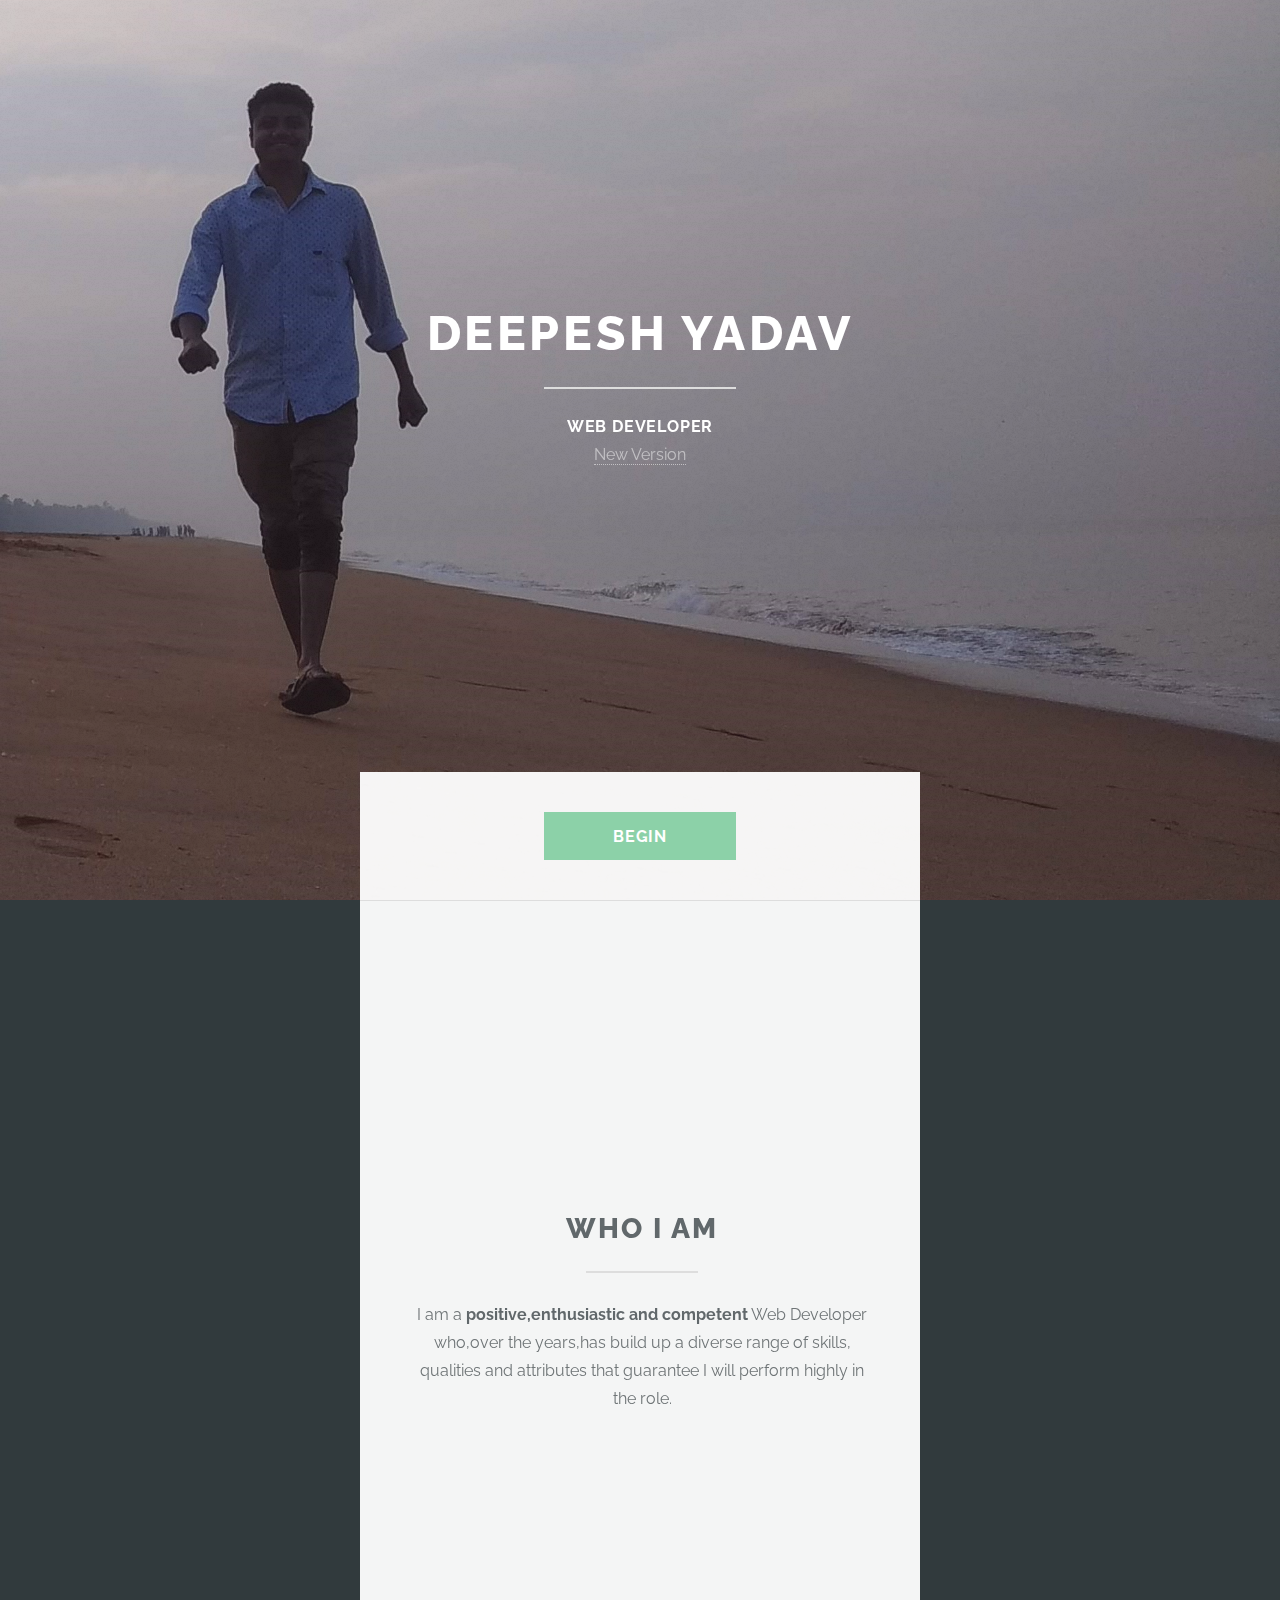
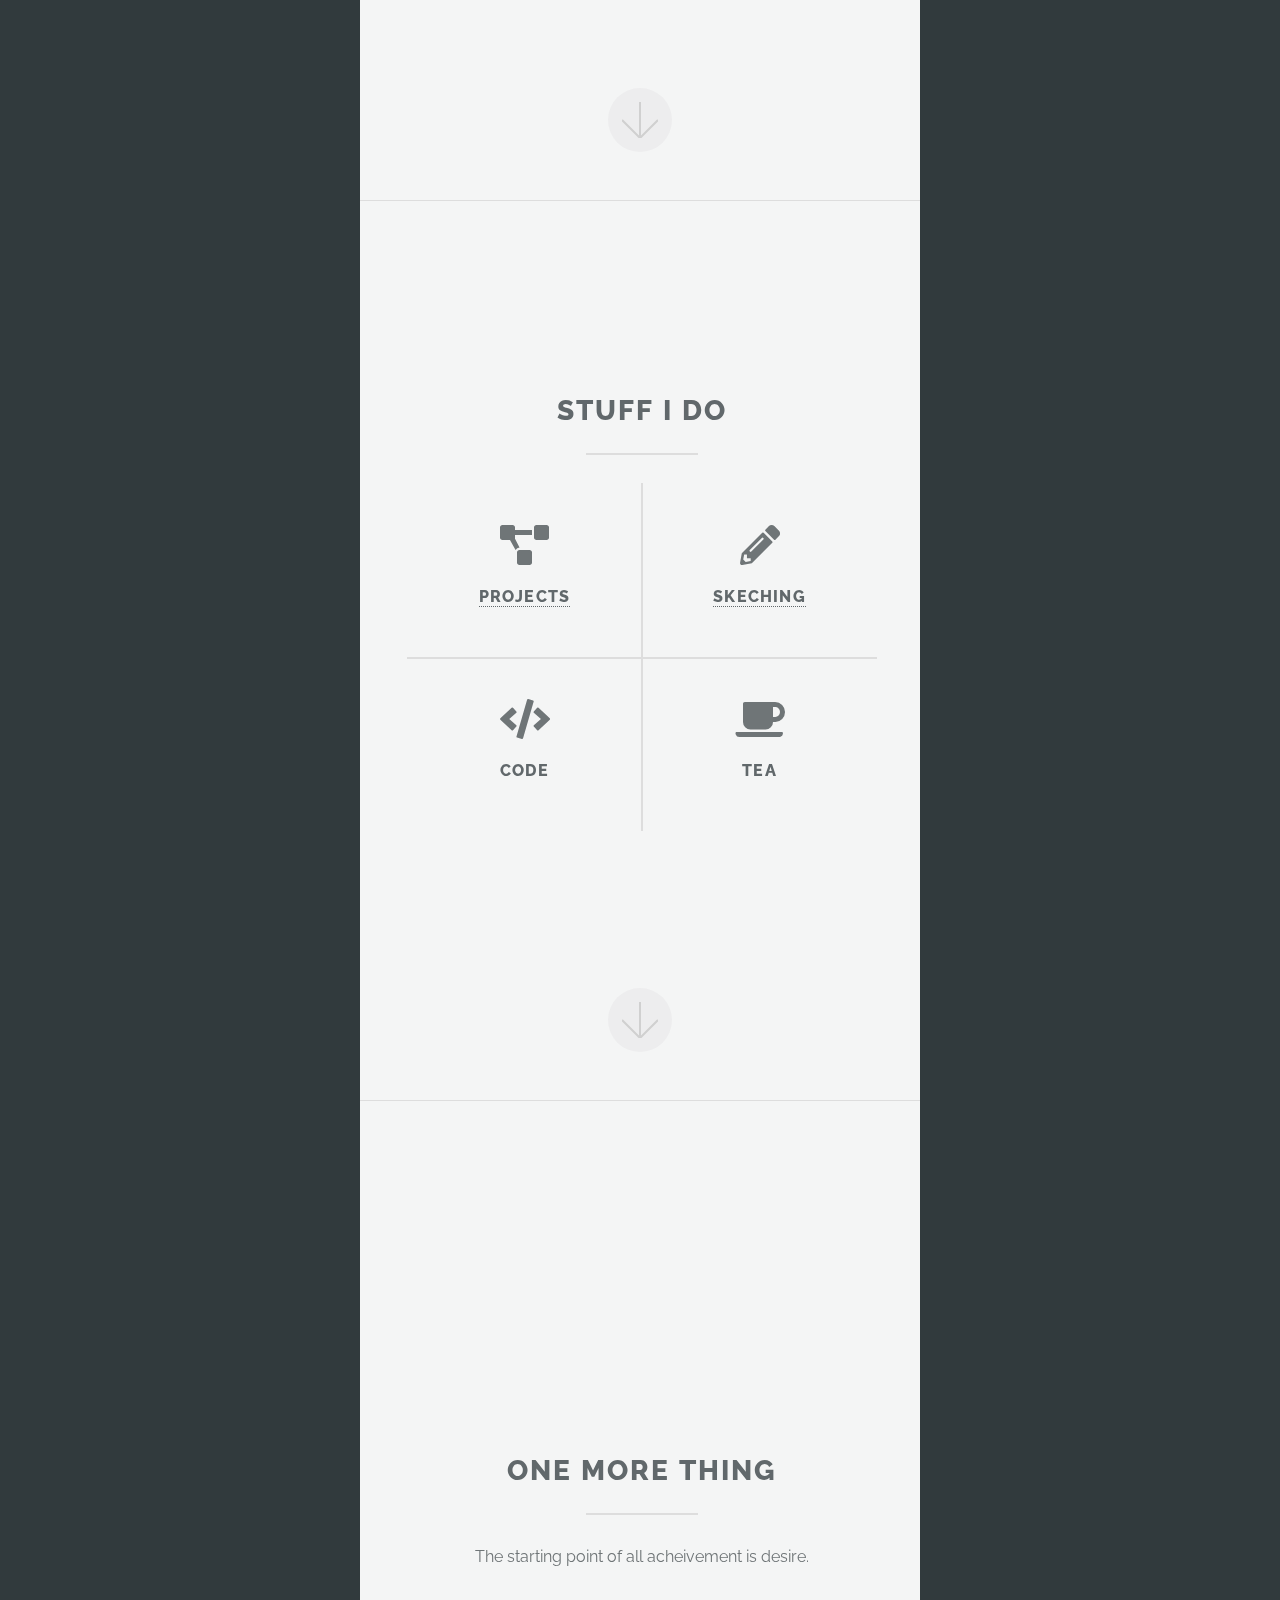
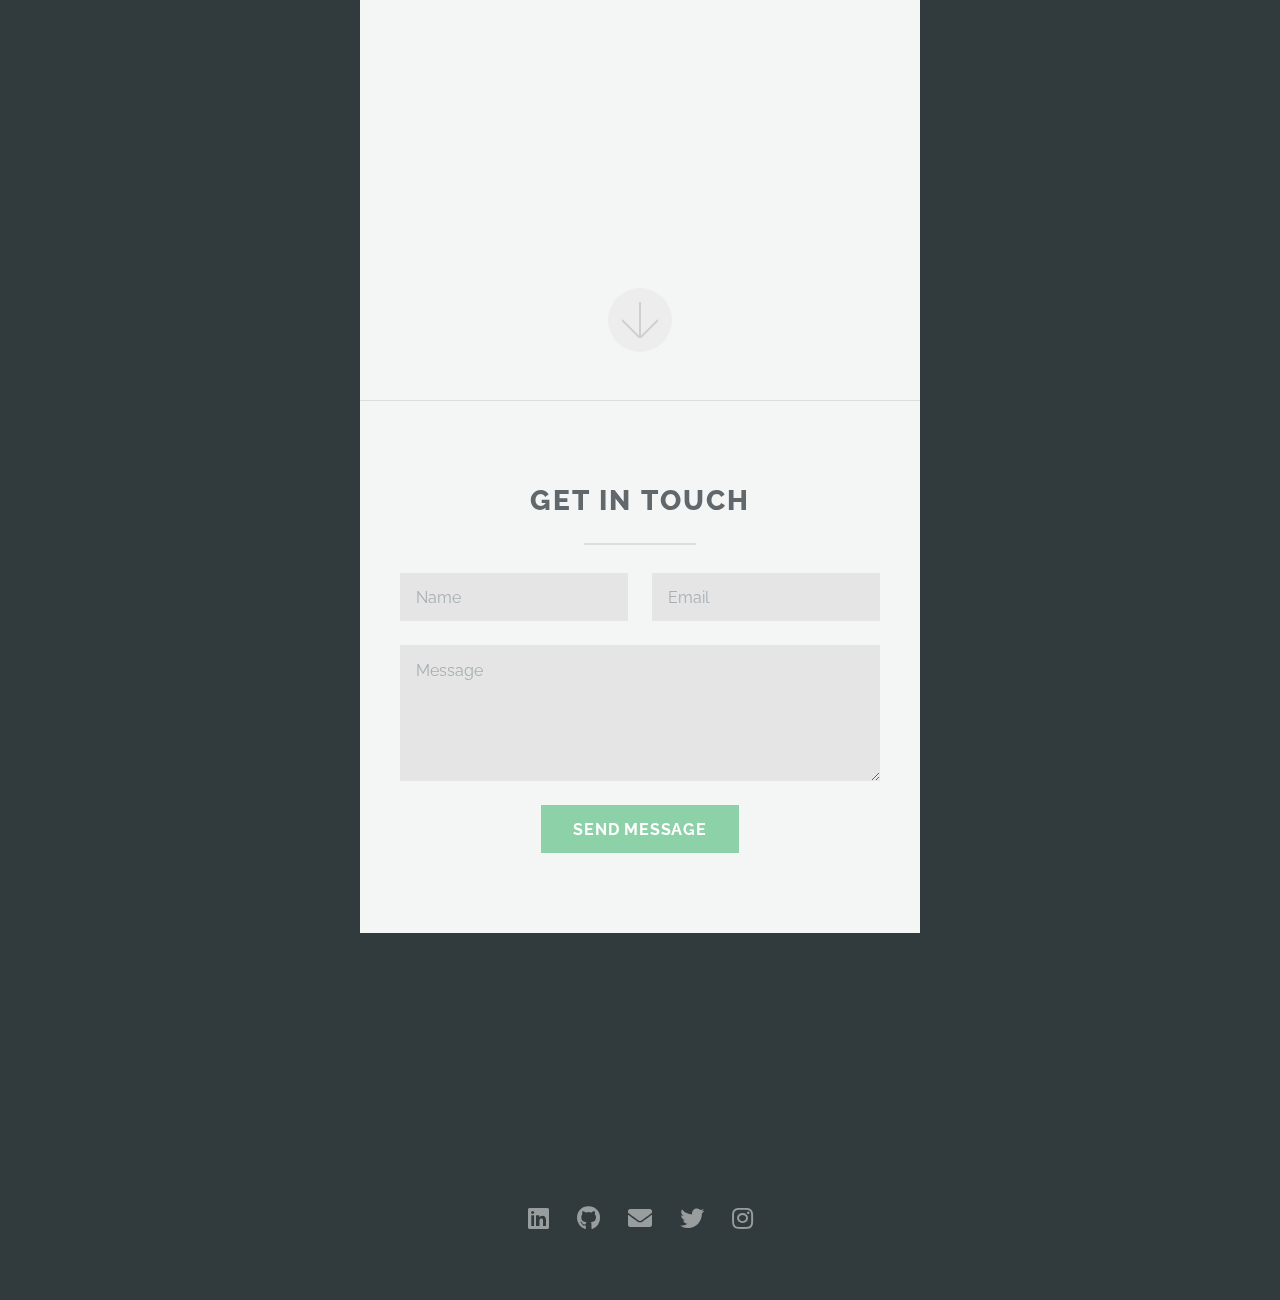
<file: index.html>
<!DOCTYPE html>

<html>
  <head>
    <title>Deepesh-Yadav-Portfolio</title>
    <meta charset="utf-8" />
    <meta
      name="viewport"
      content="width=device-width, initial-scale=1, user-scalable=no"
    />
    <link rel="stylesheet" href="assets/css/main.css" />
  </head>
  <body class="is-preload">
    <!-- Header -->
    <section id="header">
      <header class="major">
        <h1>Deepesh Yadav</h1>
        <p>Web Developer<a href="http://html5up.net"></a></p>
        <a href="assets/port2.html" target="_blank">New Version</a>
        <br />
        <!-- <a href="Artistic version/index.html">Artistic Version</a> -->
      </header>
      <div class="container">
        <ul class="actions special">
          <li><a href="#one" class="button primary scrolly">Begin</a></li>
        </ul>
      </div>
    </section>

    <!-- One -->
    <section id="one" class="main special">
      <div class="container">
        <span class="image fit primary"
          ><img src="./images/deepesh2.jpg" alt=""
        /></span>
        <div class="content">
          <header class="major">
            <h2>Who I am</h2>
          </header>
          <p>
            I am a <b>positive,enthusiastic and competent</b> Web Developer
            who,over the years,has build up a diverse range of skills, qualities
            and attributes that guarantee I will perform highly in the role.
          </p>
        </div>
        <a href="#two" class="goto-next scrolly">Next</a>
      </div>
    </section>

    <!-- Two -->
    <section id="two" class="main special">
      <div class="container">
        <span class="image fit primary"
          ><img src="./images/code.jpg" alt=""
        /></span>
        <div class="content">
          <header class="major">
            <h2>Stuff I do</h2>
          </header>
          <ul class="icons-grid">
            <li>
              <span class="icon solid major fa-project-diagram"></span>
              <h3><a href="assets/projects.html" target="_blank"> Projects</a></h3>
            </li>
            <li>
              <span class="icon solid major fa-pencil-alt"></span>
              <h3><a href="Artistic version/index.html" target="_blank"> Skeching</a></h3>
            </li>
            <li>
              <span class="icon solid major fa-code"></span>
              <h3>Code</h3>
            </li>
            <li>
              <span class="icon solid major fa-coffee"></span>
              <h3>Tea</h3>
            </li>
          </ul>
        </div>

        <a href="#three" class="goto-next scrolly">Next</a>
      </div>
    </section>

    <!-- Three -->
    <section id="three" class="main special">
      <div class="container">
        <span class="image fit primary"
          ><img src="images/finger-gdd68ce4da_1280.jpg" alt=""
        /></span>
           <div class="content">
			<header class="major">
			  <h2>One more thing</h2>
			</header>
			<p>The starting point of all acheivement is desire.</p>
		  </div>
        <a href="#footer" class="goto-next scrolly">Next</a>
      </div>
    </section>

    <!-- Four -->
    <!--
			<section id="four" class="main">
				<div class="container">
					<div class="content">
						<header class="major">
							<h2>Elements</h2>
						</header>
						<section>
							<h4>Text</h4>
							<p>This is <b>bold</b> and this is <strong>strong</strong>. This is <i>italic</i> and this is <em>emphasized</em>.
							This is <sup>superscript</sup> text and this is <sub>subscript</sub> text.
							This is <u>underlined</u> and this is code: <code>for (;;) { ... }</code>. Finally, <a href="#">this is a link</a>.</p>
							<hr />
							<header>
								<h4>Heading with a Subtitle</h4>
								<p>Lorem ipsum dolor sit amet nullam id egestas urna aliquam</p>
							</header>
							<p>Nunc lacinia ante nunc ac lobortis. Interdum adipiscing gravida odio porttitor sem non mi integer non faucibus ornare mi ut ante amet placerat aliquet. Volutpat eu sed ante lacinia sapien lorem accumsan varius montes viverra nibh in adipiscing blandit tempus accumsan.</p>
							<header>
								<h5>Heading with a Subtitle</h5>
								<p>Lorem ipsum dolor sit amet nullam id egestas urna aliquam</p>
							</header>
							<p>Nunc lacinia ante nunc ac lobortis. Interdum adipiscing gravida odio porttitor sem non mi integer non faucibus ornare mi ut ante amet placerat aliquet. Volutpat eu sed ante lacinia sapien lorem accumsan varius montes viverra nibh in adipiscing blandit tempus accumsan.</p>
							<hr />
							<h2>Heading Level 2</h2>
							<h3>Heading Level 3</h3>
							<h4>Heading Level 4</h4>
							<h5>Heading Level 5</h5>
							<h6>Heading Level 6</h6>
							<hr />
							<h5>Blockquote</h5>
							<blockquote>Fringilla nisl. Donec accumsan interdum nisi, quis tincidunt felis sagittis eget tempus euismod. Vestibulum ante ipsum primis in faucibus vestibulum. Blandit adipiscing eu felis iaculis volutpat ac adipiscing accumsan faucibus. Vestibulum ante ipsum primis in faucibus lorem ipsum dolor sit amet nullam adipiscing eu felis.</blockquote>
							<h5>Preformatted</h5>
							<pre><code>i = 0;

while (!deck.isInOrder()) {
  print 'Iteration ' + i;
  deck.shuffle();
  i++;
}

print 'It took ' + i + ' iterations to sort the deck.';</code></pre>
						</section>

						<section>
							<h4>Lists</h4>
							<div class="row">
								<div class="col-6 col-12-medium">
									<h5>Unordered</h5>
									<ul>
										<li>Dolor pulvinar etiam.</li>
										<li>Sagittis adipiscing.</li>
										<li>Felis enim feugiat.</li>
									</ul>
									<h5>Alternate</h5>
									<ul class="alt">
										<li>Dolor pulvinar etiam.</li>
										<li>Sagittis adipiscing.</li>
										<li>Felis enim feugiat.</li>
									</ul>
								</div>
								<div class="col-6 col-12-medium">
									<h5>Ordered</h5>
									<ol>
										<li>Dolor pulvinar etiam.</li>
										<li>Etiam vel felis viverra.</li>
										<li>Felis enim feugiat.</li>
										<li>Dolor pulvinar etiam.</li>
										<li>Etiam vel felis lorem.</li>
										<li>Felis enim et feugiat.</li>
									</ol>
									<h5>Icons</h5>
									<ul class="icons">
										<li><a href="#" class="icon brands fa-twitter"><span class="label">Twitter</span></a></li>
										<li><a href="#" class="icon brands fa-facebook-f"><span class="label">Facebook</span></a></li>
										<li><a href="#" class="icon brands fa-instagram"><span class="label">Instagram</span></a></li>
										<li><a href="#" class="icon brands fa-github"><span class="label">Github</span></a></li>
									</ul>
								</div>
							</div>
							<h5>Actions</h5>
							<ul class="actions">
								<li><a href="#" class="button primary">Default</a></li>
								<li><a href="#" class="button">Default</a></li>
							</ul>
							<ul class="actions small">
								<li><a href="#" class="button primary small">Small</a></li>
								<li><a href="#" class="button small">Small</a></li>
							</ul>
							<div class="row">
								<div class="col-6 col-12-small">
									<ul class="actions stacked">
										<li><a href="#" class="button primary">Default</a></li>
										<li><a href="#" class="button">Default</a></li>
									</ul>
								</div>
								<div class="col-6 col-12-small">
									<ul class="actions stacked">
										<li><a href="#" class="button primary small">Small</a></li>
										<li><a href="#" class="button small">Small</a></li>
									</ul>
								</div>
								<div class="col-6 col-12-small">
									<ul class="actions stacked">
										<li><a href="#" class="button primary fit">Default</a></li>
										<li><a href="#" class="button fit">Default</a></li>
									</ul>
								</div>
								<div class="col-6 col-12-small">
									<ul class="actions stacked">
										<li><a href="#" class="button primary small fit">Small</a></li>
										<li><a href="#" class="button small fit">Small</a></li>
									</ul>
								</div>
							</div>
						</section>

						<section>
							<h4>Table</h4>
							<h5>Default</h5>
							<div class="table-wrapper">
								<table>
									<thead>
										<tr>
											<th>Name</th>
											<th>Description</th>
											<th>Price</th>
										</tr>
									</thead>
									<tbody>
										<tr>
											<td>Item One</td>
											<td>Ante turpis integer aliquet porttitor.</td>
											<td>29.99</td>
										</tr>
										<tr>
											<td>Item Two</td>
											<td>Vis ac commodo adipiscing arcu aliquet.</td>
											<td>19.99</td>
										</tr>
										<tr>
											<td>Item Three</td>
											<td> Morbi faucibus arcu accumsan lorem.</td>
											<td>29.99</td>
										</tr>
										<tr>
											<td>Item Four</td>
											<td>Vitae integer tempus condimentum.</td>
											<td>19.99</td>
										</tr>
										<tr>
											<td>Item Five</td>
											<td>Ante turpis integer aliquet porttitor.</td>
											<td>29.99</td>
										</tr>
									</tbody>
									<tfoot>
										<tr>
											<td colspan="2"></td>
											<td>100.00</td>
										</tr>
									</tfoot>
								</table>
							</div>

							<h5>Alternate</h5>
							<div class="table-wrapper">
								<table class="alt">
									<thead>
										<tr>
											<th>Name</th>
											<th>Description</th>
											<th>Price</th>
										</tr>
									</thead>
									<tbody>
										<tr>
											<td>Item One</td>
											<td>Ante turpis integer aliquet porttitor.</td>
											<td>29.99</td>
										</tr>
										<tr>
											<td>Item Two</td>
											<td>Vis ac commodo adipiscing arcu aliquet.</td>
											<td>19.99</td>
										</tr>
										<tr>
											<td>Item Three</td>
											<td> Morbi faucibus arcu accumsan lorem.</td>
											<td>29.99</td>
										</tr>
										<tr>
											<td>Item Four</td>
											<td>Vitae integer tempus condimentum.</td>
											<td>19.99</td>
										</tr>
										<tr>
											<td>Item Five</td>
											<td>Ante turpis integer aliquet porttitor.</td>
											<td>29.99</td>
										</tr>
									</tbody>
									<tfoot>
										<tr>
											<td colspan="2"></td>
											<td>100.00</td>
										</tr>
									</tfoot>
								</table>
							</div>
						</section>

						<section>
							<h4>Buttons</h4>
							<ul class="actions">
								<li><a href="#" class="button primary">Primary</a></li>
								<li><a href="#" class="button">Default</a></li>
							</ul>
							<ul class="actions">
								<li><a href="#" class="button">Default</a></li>
								<li><a href="#" class="button small">Small</a></li>
							</ul>
							<ul class="actions fit">
								<li><a href="#" class="button primary fit">Fit</a></li>
								<li><a href="#" class="button fit">Fit</a></li>
							</ul>
							<ul class="actions fit small">
								<li><a href="#" class="button primary fit small">Fit + Small</a></li>
								<li><a href="#" class="button fit small">Fit + Small</a></li>
							</ul>
							<ul class="actions">
								<li><a href="#" class="button primary icon solid fa-download">Icon</a></li>
								<li><a href="#" class="button icon solid fa-download">Icon</a></li>
							</ul>
							<ul class="actions">
								<li><span class="button primary disabled">Disabled</span></li>
								<li><span class="button disabled">Disabled</span></li>
							</ul>
						</section>

						<section>
							<h4>Form</h4>
							<form method="post" action="#">
								<div class="row gtr-uniform">
									<div class="col-6 col-12-xsmall">
										<input type="text" name="demo-name" id="demo-name" value="" placeholder="Name" />
									</div>
									<div class="col-6 col-12-xsmall">
										<input type="email" name="demo-email" id="demo-email" value="" placeholder="Email" />
									</div>
									<div class="col-12">
										<select name="demo-category" id="demo-category">
											<option value="">- Category -</option>
											<option value="1">Manufacturing</option>
											<option value="1">Shipping</option>
											<option value="1">Administration</option>
											<option value="1">Human Resources</option>
										</select>
									</div>
									<div class="col-4 col-12-small">
										<input type="radio" id="demo-priority-low" name="demo-priority" checked>
										<label for="demo-priority-low">Low</label>
									</div>
									<div class="col-4 col-12-small">
										<input type="radio" id="demo-priority-normal" name="demo-priority">
										<label for="demo-priority-normal">Normal</label>
									</div>
									<div class="col-4 col-12-small">
										<input type="radio" id="demo-priority-high" name="demo-priority">
										<label for="demo-priority-high">High</label>
									</div>
									<div class="col-6 col-12-small">
										<input type="checkbox" id="demo-copy" name="demo-copy">
										<label for="demo-copy">Email me a copy</label>
									</div>
									<div class="col-6 col-12-small">
										<input type="checkbox" id="demo-human" name="demo-human" checked>
										<label for="demo-human">Not a robot</label>
									</div>
									<div class="col-12">
										<textarea name="demo-message" id="demo-message" placeholder="Enter your message" rows="6"></textarea>
									</div>
									<div class="col-12">
										<ul class="actions">
											<li><input type="submit" value="Send Message" class="primary" /></li>
											<li><input type="reset" value="Reset" /></li>
										</ul>
									</div>
								</div>
							</form>
						</section>

						<section>
							<h4>Image</h4>
							<h5>Fit</h5>
							<div class="box alt">
								<div class="row gtr-uniform gtr-50">
									<div class="col-12"><span class="image fit"><img src="images/pic04.jpg" alt="" /></span></div>
									<div class="col-4"><span class="image fit"><img src="images/pic04.jpg" alt="" /></span></div>
									<div class="col-4"><span class="image fit"><img src="images/pic04.jpg" alt="" /></span></div>
									<div class="col-4"><span class="image fit"><img src="images/pic04.jpg" alt="" /></span></div>
									<div class="col-4"><span class="image fit"><img src="images/pic04.jpg" alt="" /></span></div>
									<div class="col-4"><span class="image fit"><img src="images/pic04.jpg" alt="" /></span></div>
									<div class="col-4"><span class="image fit"><img src="images/pic04.jpg" alt="" /></span></div>
									<div class="col-4"><span class="image fit"><img src="images/pic04.jpg" alt="" /></span></div>
									<div class="col-4"><span class="image fit"><img src="images/pic04.jpg" alt="" /></span></div>
									<div class="col-4"><span class="image fit"><img src="images/pic04.jpg" alt="" /></span></div>
								</div>
							</div>
							<h5>Left &amp; Right</h5>
							<p><span class="image left"><img src="images/pic05.jpg" alt="" /></span>Fringilla nisl. Donec accumsan interdum nisi, quis tincidunt felis sagittis eget. tempus euismod. Vestibulum ante ipsum primis in faucibus vestibulum. Blandit adipiscing eu felis iaculis volutpat ac adipiscing accumsan eu faucibus. Integer ac pellentesque praesent tincidunt felis sagittis eget. tempus euismod. Vestibulum ante ipsum primis in faucibus vestibulum. Blandit adipiscing eu felis iaculis volutpat ac adipiscing accumsan eu faucibus. Integer ac pellentesque praesent. Donec accumsan interdum nisi, quis tincidunt felis sagittis eget. tempus euismod. Vestibulum ante ipsum primis in faucibus vestibulum. Blandit adipiscing eu felis iaculis volutpat ac adipiscing accumsan eu faucibus. Integer ac pellentesque praesent tincidunt felis sagittis eget. tempus euismod. Vestibulum ante ipsum primis in faucibus vestibulum. Blandit adipiscing eu felis iaculis volutpat ac adipiscing accumsan eu faucibus. Integer ac pellentesque praesent.</p>
							<p><span class="image right"><img src="images/pic05.jpg" alt="" /></span>Fringilla nisl. Donec accumsan interdum nisi, quis tincidunt felis sagittis eget. tempus euismod. Vestibulum ante ipsum primis in faucibus vestibulum. Blandit adipiscing eu felis iaculis volutpat ac adipiscing accumsan eu faucibus. Integer ac pellentesque praesent tincidunt felis sagittis eget. tempus euismod. Vestibulum ante ipsum primis in faucibus vestibulum. Blandit adipiscing eu felis iaculis volutpat ac adipiscing accumsan eu faucibus. Integer ac pellentesque praesent. Donec accumsan interdum nisi, quis tincidunt felis sagittis eget. tempus euismod. Vestibulum ante ipsum primis in faucibus vestibulum. Blandit adipiscing eu felis iaculis volutpat ac adipiscing accumsan eu faucibus. Integer ac pellentesque praesent tincidunt felis sagittis eget. tempus euismod. Vestibulum ante ipsum primis in faucibus vestibulum. Blandit adipiscing eu felis iaculis volutpat ac adipiscing accumsan eu faucibus. Integer ac pellentesque praesent.</p>
						</section>

					</div>
					<a href="#footer" class="goto-next scrolly">Next</a>
				</div>
			</section>
		-->

    <!-- Footer -->
    <section id="footer">
      <div class="container">
        <header class="major">
          <h2>Get in touch</h2>
        </header>
        <form method="post" action="#">
          <div class="row gtr-uniform">
            <div class="col-6 col-12-xsmall">
              <input type="text" name="name" id="name" placeholder="Name" />
            </div>
            <div class="col-6 col-12-xsmall">
              <input type="email" name="email" id="email" placeholder="Email" />
            </div>
            <div class="col-12">
              <textarea
                name="message"
                id="message"
                placeholder="Message"
                rows="4"
              ></textarea>
            </div>
            <div class="col-12">
              <ul class="actions special">
                <li>
                  <input type="submit" value="Send Message" class="primary" />
                </li>
              </ul>
            </div>
          </div>
        </form>
      </div>
      <footer>
        <ul class="icons">
          <li>
            <a
              href="https://www.linkedin.com/in/deepesh-yadav-5b5612226"
              class="icon brands alt fa-linkedin"
              ><span class="label">Linkdin</span></a
            >
          </li>
          <li>
			
            <a href="http://Deepeshh18.github.io" class="icon brands fa-github"
              ><span class="label">Github</span></a
            >
          </li>
          <li>
            <a
              href="mailto:ydeepesh682@gmail.com"
              class="icon solid fa-envelope"
              ><span class="label">Email</span></a
            >
          </li>
          <li>
            <a
              href="https://twitter.com/d_eep_esh?t=f1loaHG15ObOK1BT5FQMrQ&s=09"
              class="icon brands fa-twitter"
              ><span class="label">Twitter</span></a
            >
          </li>
          <li>
            <a
              href="https://www.instagram.com/d_eep_esh/"
              class="icon brands alt fa-instagram"
              ><span class="label">Instagram</span></a
            >
          </li>
          <!-- <li><a href="#" class="icon brands fa-dribbble"><span class="label">Dribbble</span></a></li> -->
        </ul>
        <ul class="copyright"></ul>
      </footer>
    </section>

    <!-- Scripts -->
    <script src="assets/js/jquery.min.js"></script>
    <script src="assets/js/jquery.scrollex.min.js"></script>
    <script src="assets/js/jquery.scrolly.min.js"></script>
    <script src="assets/js/browser.min.js"></script>
    <script src="assets/js/breakpoints.min.js"></script>
    <script src="assets/js/util.js"></script>
    <script src="assets/js/main.js"></script>
  </body>
</html>
</file>
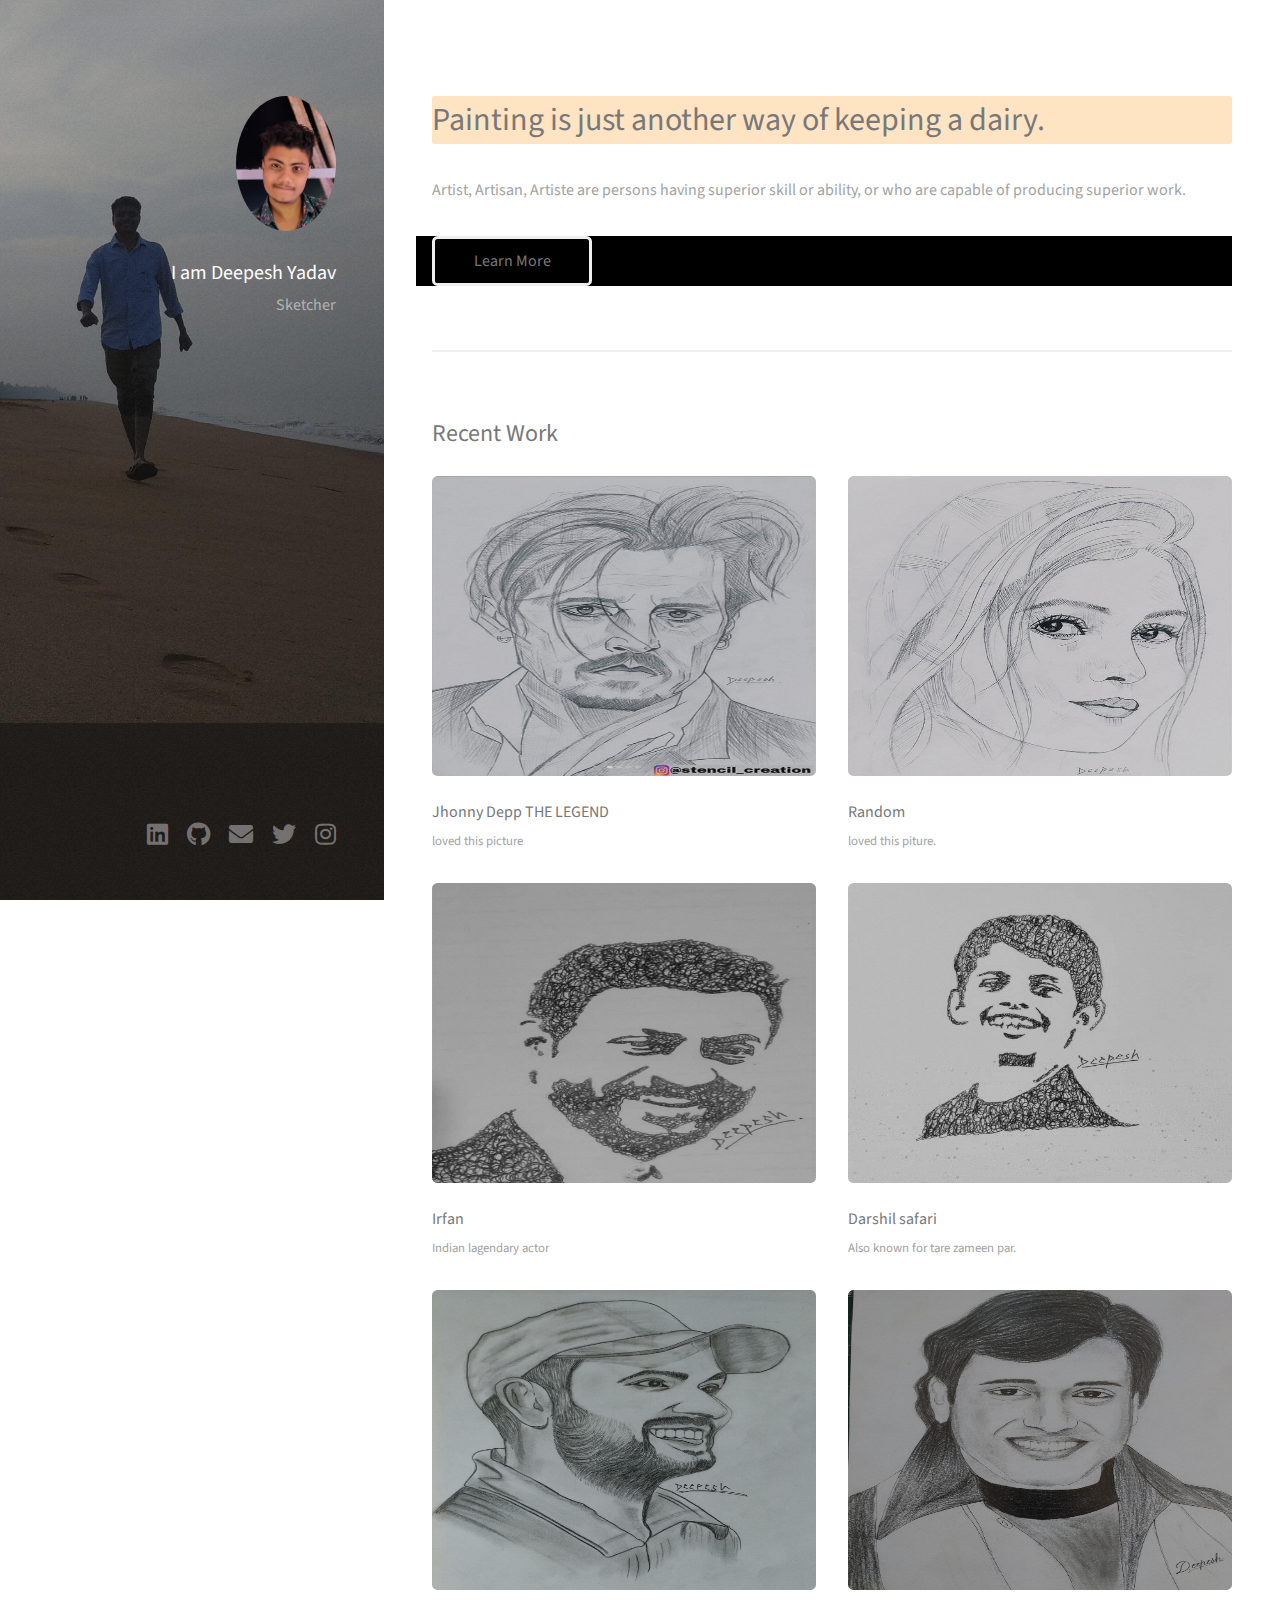
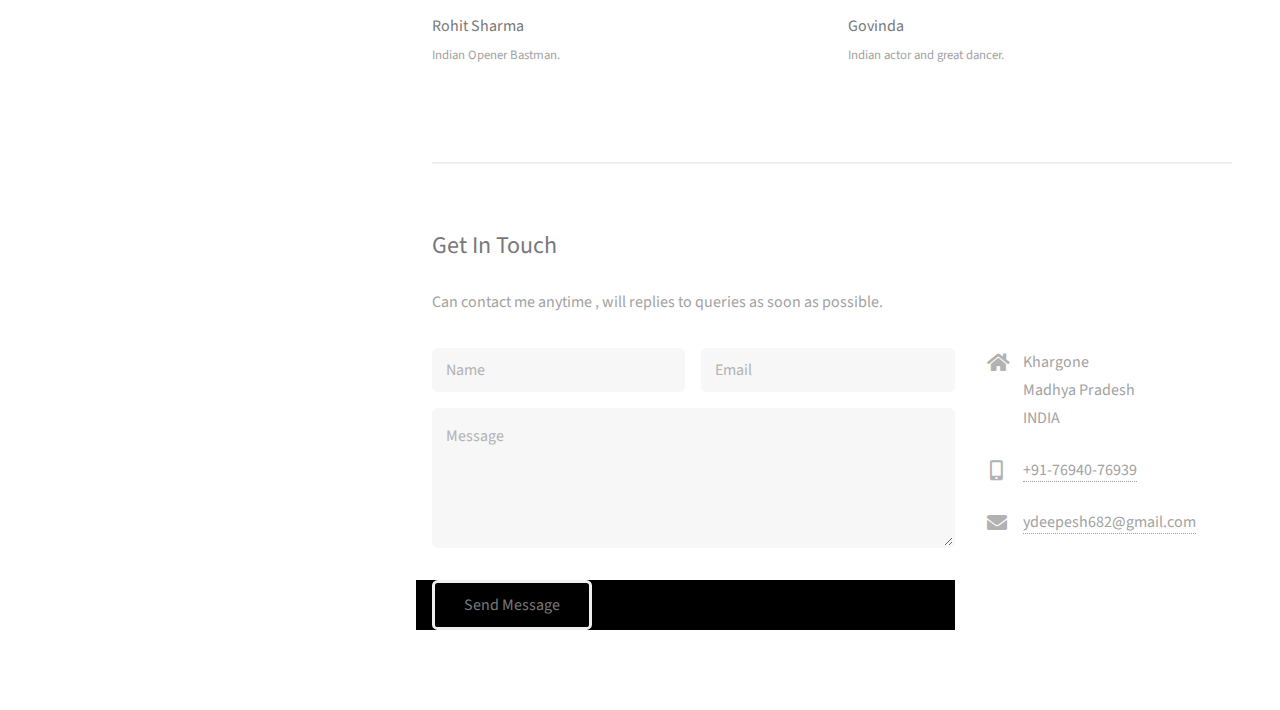
<file: Artistic version/index.html>
<!DOCTYPE HTML>
<html>
	<head>
		<title>Deepesh Portfolio</title>
		<meta charset="utf-8" />
		<meta name="viewport" content="width=device-width, initial-scale=1, user-scalable=no" />
		<link rel="stylesheet" href="assets/css/main.css" />
	</head>
	<body class="is-preload">
		<style>
			.major{
                background-color: bisque;
				border-radius: 2px;
			}
			.actions{background-color:black;
			}
	    	.button{
				background-color: black;
			}
		</style>

		<!-- Header -->
			<header id="header">
				<div class="inner">
					<a href="#" class="image avatar"><img src="images/avatar_d.jpg" alt="" /></a>
					<h1><strong>I am Deepesh Yadav</strong>
					</h1>
					<span>Sketcher</span>
				</div>
			</header>

		<!-- Main -->
			<div id="main">

				<!-- One -->
					<section id="one">
						<header class="major">
							<h2>Painting is just another way of keeping a dairy.</h2>
						</header>
						<p>Artist, Artisan, Artiste are persons having superior skill or ability, or who are capable of producing superior work.</p>
						<ul class="actions">
							<li><a href="#" class="button">Learn More</a></li>
						</ul>
					</section>

				<!-- Two -->
					<section id="two">
						<h2>Recent Work</h2>
						<div class="row">
							<article class="col-6 col-12-xsmall work-item">
								<a href="images/fulls/01.PNG" class="image fit thumb"><img src="images/thumbs/01.PNG" alt="" /></a>
								<h3>Jhonny Depp THE LEGEND</h3>
								<p>loved this  picture</p>
							</article>
							<article class="col-6 col-12-xsmall work-item">
								<a href="images/fulls/02.PNG" class="image fit thumb"><img src="images/thumbs/02.PNG" alt="" /></a>
								<h3>Random</h3>
								<p>loved this piture.</p>
							</article>
							<article class="col-6 col-12-xsmall work-item">
								<a href="images/fulls/03.jpg" class="image fit thumb"><img src="images/thumbs/03.jpg" alt="" /></a>
								<h3>Irfan</h3>
								<p>Indian lagendary actor</p>
							</article>
							<article class="col-6 col-12-xsmall work-item">
								<a href="images/fulls/04.jpg" class="image fit thumb"><img src="images/thumbs/04.jpg" alt="" /></a>
								<h3>Darshil safari</h3>
								<p>Also known for tare zameen par.</p>
							</article>
							<article class="col-6 col-12-xsmall work-item">
								<a href="images/fulls/05.jpg" class="image fit thumb"><img src="images/thumbs/05.jpg" alt="" /></a>
								<h3>Rohit Sharma</h3>
								<p>Indian Opener Bastman.</p>
							</article>
							<article class="col-6 col-12-xsmall work-item">
								<a href="images/fulls/06.jpg" class="image fit thumb"><img src="images/thumbs/06.jpg" alt="" /></a>
								<h3>Govinda</h3>
								<p>Indian actor and great dancer.</p>
							</article>
						</div>
					</section>

				<!-- Three -->
					<section id="three">
						<h2>Get In Touch</h2>
						<p>Can contact me anytime , will replies to queries as soon as possible.</p>
						<div class="row">
							<div class="col-8 col-12-small">
								<form method="post" action="#">
									<div class="row gtr-uniform gtr-50">
										<div class="col-6 col-12-xsmall"><input type="text" name="name" id="name" placeholder="Name" /></div>
										<div class="col-6 col-12-xsmall"><input type="email" name="email" id="email" placeholder="Email" /></div>
										<div class="col-12"><textarea name="message" id="message" placeholder="Message" rows="4"></textarea></div>
									</div>
								</form>
								<ul class="actions">
									<li><input type="submit" value="Send Message" /></li>
								</ul>
							</div>
							<div class="col-4 col-12-small">
								<ul class="labeled-icons">
									<li>
										<h3 class="icon solid fa-home"><span class="label">Address</span></h3>
										Khargone<br />
										Madhya Pradesh<br />
										INDIA
									</li>
									<li>
										<h3 class="icon solid fa-mobile-alt"><span class="label">Phone</span></h3>
										<a href="tel:+917694076939"> +91-76940-76939</a>
									</li>
									<li>
										<h3 class="icon solid fa-envelope"><span class="label">Email</span></h3>
										<a href="mailto:ydeepesh682@gmail.com">ydeepesh682@gmail.com</a>
									</li>
								</ul>
							</div>
						</div>
					</section>

				<!-- Four -->
				<!--
					<section id="four">
						<h2>Elements</h2>

						<section>
							<h4>Text</h4>
							<p>This is <b>bold</b> and this is <strong>strong</strong>. This is <i>italic</i> and this is <em>emphasized</em>.
							This is <sup>superscript</sup> text and this is <sub>subscript</sub> text.
							This is <u>underlined</u> and this is code: <code>for (;;) { ... }</code>. Finally, <a href="#">this is a link</a>.</p>
							<hr />
							<header>
								<h4>Heading with a Subtitle</h4>
								<p>Lorem ipsum dolor sit amet nullam id egestas urna aliquam</p>
							</header>
							<p>Nunc lacinia ante nunc ac lobortis. Interdum adipiscing gravida odio porttitor sem non mi integer non faucibus ornare mi ut ante amet placerat aliquet. Volutpat eu sed ante lacinia sapien lorem accumsan varius montes viverra nibh in adipiscing blandit tempus accumsan.</p>
							<header>
								<h5>Heading with a Subtitle</h5>
								<p>Lorem ipsum dolor sit amet nullam id egestas urna aliquam</p>
							</header>
							<p>Nunc lacinia ante nunc ac lobortis. Interdum adipiscing gravida odio porttitor sem non mi integer non faucibus ornare mi ut ante amet placerat aliquet. Volutpat eu sed ante lacinia sapien lorem accumsan varius montes viverra nibh in adipiscing blandit tempus accumsan.</p>
							<hr />
							<h2>Heading Level 2</h2>
							<h3>Heading Level 3</h3>
							<h4>Heading Level 4</h4>
							<h5>Heading Level 5</h5>
							<h6>Heading Level 6</h6>
							<hr />
							<h5>Blockquote</h5>
							<blockquote>Fringilla nisl. Donec accumsan interdum nisi, quis tincidunt felis sagittis eget tempus euismod. Vestibulum ante ipsum primis in faucibus vestibulum. Blandit adipiscing eu felis iaculis volutpat ac adipiscing accumsan faucibus. Vestibulum ante ipsum primis in faucibus lorem ipsum dolor sit amet nullam adipiscing eu felis.</blockquote>
							<h5>Preformatted</h5>
							<pre><code>i = 0;

while (!deck.isInOrder()) {
print 'Iteration ' + i;
deck.shuffle();
i++;
}

print 'It took ' + i + ' iterations to sort the deck.';</code></pre>
						</section>

						<section>
							<h4>Lists</h4>
							<div class="row">
								<div class="col-6 col-12-xsmall">
									<h5>Unordered</h5>
									<ul>
										<li>Dolor pulvinar etiam magna etiam.</li>
										<li>Sagittis adipiscing lorem eleifend.</li>
										<li>Felis enim feugiat dolore viverra.</li>
									</ul>
									<h5>Alternate</h5>
									<ul class="alt">
										<li>Dolor pulvinar etiam magna etiam.</li>
										<li>Sagittis adipiscing lorem eleifend.</li>
										<li>Felis enim feugiat dolore viverra.</li>
									</ul>
								</div>
								<div class="col-6 col-12-xsmall">
									<h5>Ordered</h5>
									<ol>
										<li>Dolor pulvinar etiam magna etiam.</li>
										<li>Etiam vel felis at lorem sed viverra.</li>
										<li>Felis enim feugiat dolore viverra.</li>
										<li>Dolor pulvinar etiam magna etiam.</li>
										<li>Etiam vel felis at lorem sed viverra.</li>
										<li>Felis enim feugiat dolore viverra.</li>
									</ol>
									<h5>Icons</h5>
									<ul class="icons">
										<li><a href="#" class="icon brands fa-twitter"><span class="label">Twitter</span></a></li>
										<li><a href="#" class="icon brands fa-facebook-f"><span class="label">Facebook</span></a></li>
										<li><a href="#" class="icon brands fa-instagram"><span class="label">Instagram</span></a></li>
										<li><a href="#" class="icon brands fa-github"><span class="label">Github</span></a></li>
										<li><a href="#" class="icon brands fa-dribbble"><span class="label">Dribbble</span></a></li>
										<li><a href="#" class="icon brands fa-tumblr"><span class="label">Tumblr</span></a></li>
									</ul>
								</div>
							</div>
							<h5>Actions</h5>
							<ul class="actions">
								<li><a href="#" class="button primary">Default</a></li>
								<li><a href="#" class="button">Default</a></li>
							</ul>
							<ul class="actions small">
								<li><a href="#" class="button primary small">Small</a></li>
								<li><a href="#" class="button small">Small</a></li>
							</ul>
							<div class="row">
								<div class="col-6 col-12-small">
									<ul class="actions stacked">
										<li><a href="#" class="button primary">Default</a></li>
										<li><a href="#" class="button">Default</a></li>
									</ul>
								</div>
								<div class="col-6 col-12-small">
									<ul class="actions stacked">
										<li><a href="#" class="button primary small">Small</a></li>
										<li><a href="#" class="button small">Small</a></li>
									</ul>
								</div>
								<div class="col-6 col-12-small">
									<ul class="actions stacked">
										<li><a href="#" class="button primary fit">Default</a></li>
										<li><a href="#" class="button fit">Default</a></li>
									</ul>
								</div>
								<div class="col-6 col-12-small">
									<ul class="actions stacked">
										<li><a href="#" class="button primary small fit">Small</a></li>
										<li><a href="#" class="button small fit">Small</a></li>
									</ul>
								</div>
							</div>
						</section>

						<section>
							<h4>Table</h4>
							<h5>Default</h5>
							<div class="table-wrapper">
								<table>
									<thead>
										<tr>
											<th>Name</th>
											<th>Description</th>
											<th>Price</th>
										</tr>
									</thead>
									<tbody>
										<tr>
											<td>Item One</td>
											<td>Ante turpis integer aliquet porttitor.</td>
											<td>29.99</td>
										</tr>
										<tr>
											<td>Item Two</td>
											<td>Vis ac commodo adipiscing arcu aliquet.</td>
											<td>19.99</td>
										</tr>
										<tr>
											<td>Item Three</td>
											<td> Morbi faucibus arcu accumsan lorem.</td>
											<td>29.99</td>
										</tr>
										<tr>
											<td>Item Four</td>
											<td>Vitae integer tempus condimentum.</td>
											<td>19.99</td>
										</tr>
										<tr>
											<td>Item Five</td>
											<td>Ante turpis integer aliquet porttitor.</td>
											<td>29.99</td>
										</tr>
									</tbody>
									<tfoot>
										<tr>
											<td colspan="2"></td>
											<td>100.00</td>
										</tr>
									</tfoot>
								</table>
							</div>

							<h5>Alternate</h5>
							<div class="table-wrapper">
								<table class="alt">
									<thead>
										<tr>
											<th>Name</th>
											<th>Description</th>
											<th>Price</th>
										</tr>
									</thead>
									<tbody>
										<tr>
											<td>Item One</td>
											<td>Ante turpis integer aliquet porttitor.</td>
											<td>29.99</td>
										</tr>
										<tr>
											<td>Item Two</td>
											<td>Vis ac commodo adipiscing arcu aliquet.</td>
											<td>19.99</td>
										</tr>
										<tr>
											<td>Item Three</td>
											<td> Morbi faucibus arcu accumsan lorem.</td>
											<td>29.99</td>
										</tr>
										<tr>
											<td>Item Four</td>
											<td>Vitae integer tempus condimentum.</td>
											<td>19.99</td>
										</tr>
										<tr>
											<td>Item Five</td>
											<td>Ante turpis integer aliquet porttitor.</td>
											<td>29.99</td>
										</tr>
									</tbody>
									<tfoot>
										<tr>
											<td colspan="2"></td>
											<td>100.00</td>
										</tr>
									</tfoot>
								</table>
							</div>
						</section>

						<section>
							<h4>Buttons</h4>
							<ul class="actions">
								<li><a href="#" class="button primary">Primary</a></li>
								<li><a href="#" class="button">Default</a></li>
							</ul>
							<ul class="actions">
								<li><a href="#" class="button large">Large</a></li>
								<li><a href="#" class="button">Default</a></li>
								<li><a href="#" class="button small">Small</a></li>
							</ul>
							<ul class="actions fit">
								<li><a href="#" class="button primary fit">Fit</a></li>
								<li><a href="#" class="button fit">Fit</a></li>
							</ul>
							<ul class="actions fit small">
								<li><a href="#" class="button primary fit small">Fit + Small</a></li>
								<li><a href="#" class="button fit small">Fit + Small</a></li>
							</ul>
							<ul class="actions">
								<li><a href="#" class="button primary icon solid fa-download">Icon</a></li>
								<li><a href="#" class="button icon solid fa-download">Icon</a></li>
							</ul>
							<ul class="actions">
								<li><span class="button primary disabled">Primary</span></li>
								<li><span class="button disabled">Default</span></li>
							</ul>
						</section>

						<section>
							<h4>Form</h4>
							<form method="post" action="#">
								<div class="row gtr-uniform gtr-50">
									<div class="col-6 col-12-xsmall">
										<input type="text" name="demo-name" id="demo-name" value="" placeholder="Name" />
									</div>
									<div class="col-6 col-12-xsmall">
										<input type="email" name="demo-email" id="demo-email" value="" placeholder="Email" />
									</div>
									<div class="col-12">
										<select name="demo-category" id="demo-category">
											<option value="">- Category -</option>
											<option value="1">Manufacturing</option>
											<option value="1">Shipping</option>
											<option value="1">Administration</option>
											<option value="1">Human Resources</option>
										</select>
									</div>
									<div class="col-4 col-12-small">
										<input type="radio" id="demo-priority-low" name="demo-priority" checked>
										<label for="demo-priority-low">Low Priority</label>
									</div>
									<div class="col-4 col-12-small">
										<input type="radio" id="demo-priority-normal" name="demo-priority">
										<label for="demo-priority-normal">Normal Priority</label>
									</div>
									<div class="col-4 col-12-small">
										<input type="radio" id="demo-priority-high" name="demo-priority">
										<label for="demo-priority-high">High Priority</label>
									</div>
									<div class="col-6 col-12-small">
										<input type="checkbox" id="demo-copy" name="demo-copy">
										<label for="demo-copy">Email me a copy of this message</label>
									</div>
									<div class="col-6 col-12-small">
										<input type="checkbox" id="demo-human" name="demo-human" checked>
										<label for="demo-human">I am a human and not a robot</label>
									</div>
									<div class="col-12">
										<textarea name="demo-message" id="demo-message" placeholder="Enter your message" rows="6"></textarea>
									</div>
									<div class="col-12">
										<ul class="actions">
											<li><input type="submit" value="Send Message" class="primary" /></li>
											<li><input type="reset" value="Reset" /></li>
										</ul>
									</div>
								</div>
							</form>
						</section>

						<section>
							<h4>Image</h4>
							<h5>Fit</h5>
							<div class="box alt">
								<div class="row gtr-50 gtr-uniform">
									<div class="col-12"><span class="image fit"><img src="images/fulls/05.jpg" alt="" /></span></div>
									<div class="col-4"><span class="image fit"><img src="images/thumbs/01.jpg" alt="" /></span></div>
									<div class="col-4"><span class="image fit"><img src="images/thumbs/02.jpg" alt="" /></span></div>
									<div class="col-4"><span class="image fit"><img src="images/thumbs/03.jpg" alt="" /></span></div>
									<div class="col-4"><span class="image fit"><img src="images/thumbs/04.jpg" alt="" /></span></div>
									<div class="col-4"><span class="image fit"><img src="images/thumbs/05.jpg" alt="" /></span></div>
									<div class="col-4"><span class="image fit"><img src="images/thumbs/06.jpg" alt="" /></span></div>
									<div class="col-4"><span class="image fit"><img src="images/thumbs/03.jpg" alt="" /></span></div>
									<div class="col-4"><span class="image fit"><img src="images/thumbs/02.jpg" alt="" /></span></div>
									<div class="col-4"><span class="image fit"><img src="images/thumbs/01.jpg" alt="" /></span></div>
								</div>
							</div>
							<h5>Left &amp; Right</h5>
							<p><span class="image left"><img src="images/avatar.jpg" alt="" /></span>Fringilla nisl. Donec accumsan interdum nisi, quis tincidunt felis sagittis eget. tempus euismod. Vestibulum ante ipsum primis in faucibus vestibulum. Blandit adipiscing eu felis iaculis volutpat ac adipiscing accumsan eu faucibus. Integer ac pellentesque praesent tincidunt felis sagittis eget. tempus euismod. Vestibulum ante ipsum primis in faucibus vestibulum. Blandit adipiscing eu felis iaculis volutpat ac adipiscing accumsan eu faucibus. Integer ac pellentesque praesent. Donec accumsan interdum nisi, quis tincidunt felis sagittis eget. tempus euismod. Vestibulum ante ipsum primis in faucibus vestibulum. Blandit adipiscing eu felis iaculis volutpat ac adipiscing accumsan eu faucibus. Integer ac pellentesque praesent tincidunt felis sagittis eget. tempus euismod. Vestibulum ante ipsum primis in faucibus vestibulum. Blandit adipiscing eu felis iaculis volutpat ac adipiscing accumsan eu faucibus. Integer ac pellentesque praesent.</p>
							<p><span class="image right"><img src="images/avatar.jpg" alt="" /></span>Fringilla nisl. Donec accumsan interdum nisi, quis tincidunt felis sagittis eget. tempus euismod. Vestibulum ante ipsum primis in faucibus vestibulum. Blandit adipiscing eu felis iaculis volutpat ac adipiscing accumsan eu faucibus. Integer ac pellentesque praesent tincidunt felis sagittis eget. tempus euismod. Vestibulum ante ipsum primis in faucibus vestibulum. Blandit adipiscing eu felis iaculis volutpat ac adipiscing accumsan eu faucibus. Integer ac pellentesque praesent. Donec accumsan interdum nisi, quis tincidunt felis sagittis eget. tempus euismod. Vestibulum ante ipsum primis in faucibus vestibulum. Blandit adipiscing eu felis iaculis volutpat ac adipiscing accumsan eu faucibus. Integer ac pellentesque praesent tincidunt felis sagittis eget. tempus euismod. Vestibulum ante ipsum primis in faucibus vestibulum. Blandit adipiscing eu felis iaculis volutpat ac adipiscing accumsan eu faucibus. Integer ac pellentesque praesent.</p>
						</section>

					</section>
				-->

			</div>

		<!-- Footer -->
			<footer id="footer">
				<div class="inner">
					<ul class="icons">
						<li><a href="https://www.linkedin.com/in/deepesh-yadav-5b5612226" class="icon brands alt fa-linkedin"><span class="label">Linkdin</span></a></li>
						<li><a href="" class="icon brands fa-github"><span class="label">Github</span></a></li>
						<li><a href="mailto:ydeepesh682@gmail.com" class="icon solid fa-envelope"><span class="label">Email</span></a></li>
						<li><a href="https://twitter.com/d_eep_esh?t=f1loaHG15ObOK1BT5FQMrQ&s=09" class="icon brands fa-twitter"><span class="label">Twitter</span></a></li>
						<li><a href="https://www.instagram.com/d_eep_esh/" class="icon brands alt fa-instagram"><span class="label">Instagram</span></a></li>
						<!-- <li><a href="#" class="icon brands fa-dribbble"><span class="label">Dribbble</span></a></li> -->
					</ul>
				</div>
			</footer>

		<!-- Scripts -->
			<script src="assets/js/jquery.min.js"></script>
			<script src="assets/js/jquery.poptrox.min.js"></script>
			<script src="assets/js/browser.min.js"></script>
			<script src="assets/js/breakpoints.min.js"></script>
			<script src="assets/js/util.js"></script>
			<script src="assets/js/main.js"></script>

	</body>
</html>
</file>
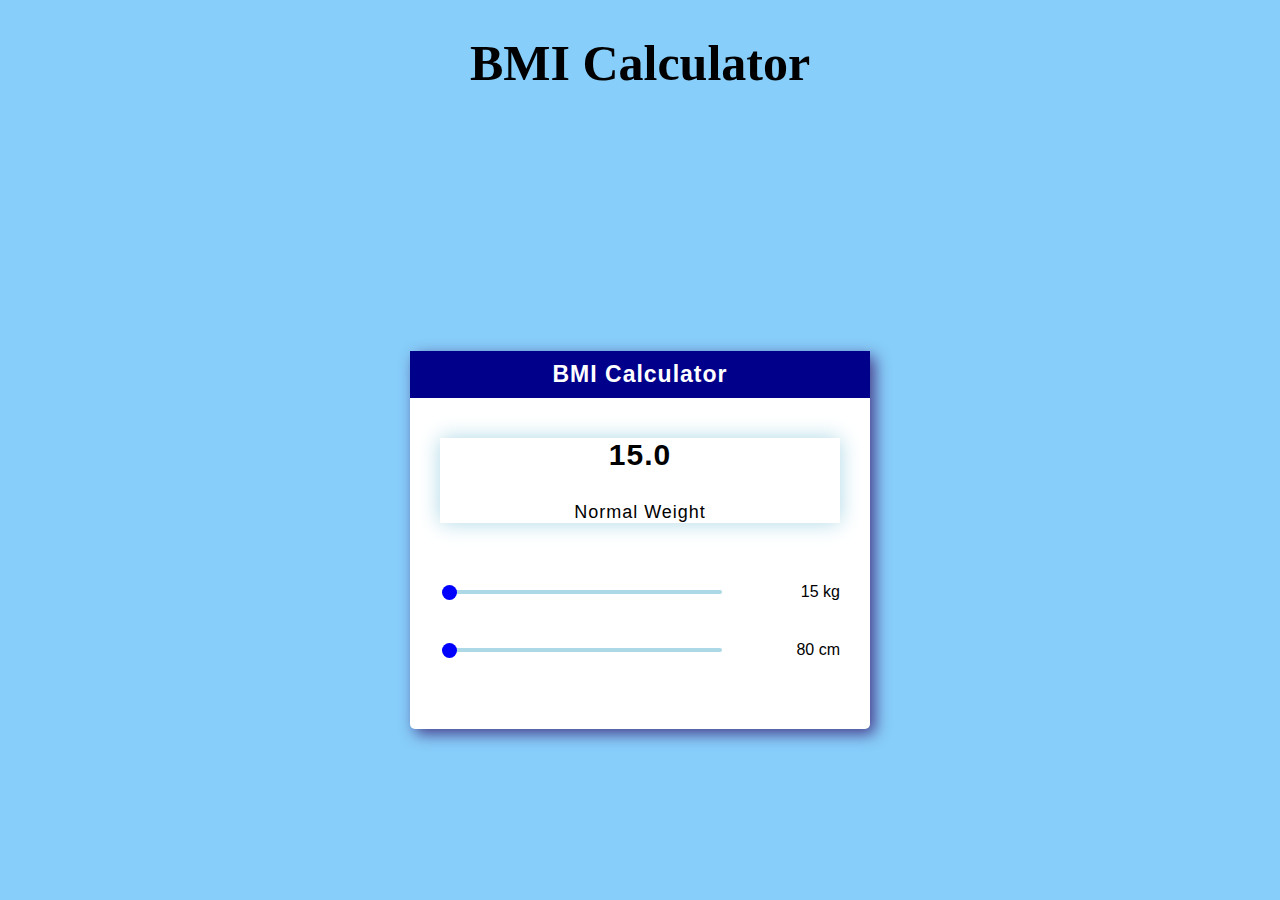
<file: projects/BMI Calculater/index.html>
<!DOCTYPE html>
<html lang="en">
<head>
    <meta charset="UTF-8">
    <meta http-equiv="X-UA-Compatible" content="IE=edge">
    <meta name="viewport" content="width=device-width, initial-scale=1.0">
    <title>BMI Calculator</title>
    <style>
      body {
        height: 100px;
        background-color: lightskyblue;
      }
      h1 {
        text-align: center;
        font-size: 50px;
      }
      .container {
        background-color: white;
        padding: 30px 30px;
        width: 400px;
        position: absolute;
        transform: translate(-50%, -50%);
        top: 60%;
        left: 50%;
        border-radius: 5px;
        font-family: "Poppins", sans-serif;
        box-shadow: 5px 5px 15px darkslateblue;
      }
      .container h1 {
        background: darkblue;
        padding: 10px;
        color: white;
        text-align: center;
        font-size: 23px;
        letter-spacing: 1px;
        margin-top: -30px;
        margin-left: -30px;
        margin-right: -30px;
        margin-bottom: 40px;
      }
      .display {
        box-shadow: 0 0 20px lightblue;
        margin-bottom: 60px;
      }

      #result {
        font-size: 30px;
        font-weight: 700;
        letter-spacing: 1px;
        text-align: center;
        color: black;
      }

      #category {
        font-size: 18px;
        text-align: center;
        letter-spacing: 1px;
      }
      .row {
        display: flex;
        align-items: center;
        justify-content: space-between;
        margin-bottom: 40px;
      }
      .row span {
        font-weight: 500;
      }
      input[type="range"] {
        width: 70%;
        height: 3.5px;
        -webkit-appearance: none;
        appearance: none;
        background-color:  lightblue;
        border-radius: 3px;
        outline: none;
      }
      input[type="range"]::-webkit-slider-thumb {
        -webkit-appearance: none;
        appearance: none;
        height: 15px;

        width: 15px;
        background-color: blue;
        border-radius: 50%;
        cursor: pointer;
      }
    </style>
    <script>
      function calculate() {
        var bmi;
        var result = document.getElementById("result");

        var height = parseInt(document.getElementById("height").value);

        var weight = parseInt(document.getElementById("weight").value);

        document.getElementById("weight-val").textContent = weight + " kg";
        document.getElementById("height-val").textContent = height + " cm";

        bmi = (weight / Math.pow(height / 100, 2)).toFixed(1);

        result.textContent = bmi;

        if (bmi < 12.5) {
          category = "Under Weight";
          result.style.color = "black";
        } else if (bmi >= 12.5 && bmi <= 16.9) {
          category = "Normal Weight";
          result.style.color = "black";
        } else if (bmi >= 20 && bmi <= 24.9) {
          category = "Overweight";
          result.style.color = "black";
        } else {
          category = "Obese";
          result.style.color = "black";
        }

        document.getElementById("category").textContent = category;
      }
    </script>
  </head>
  <body>
    <h1>BMI Calculator</h1>
    <div class="container">
      <h1>BMI Calculator</h1>
      <div class="display">
        <p id="result">15.0</p>
        <p id="category">Normal Weight</p>
      </div>
      <div class="row">
        <input
          type="range"
          min="20"
          max="200"
          value="20"
          id="weight"
          oninput="calculate()"
        />
        <span id="weight-val">15 kg</span>
      </div>
      <div class="row">
        <input
          type="range"
          min="100"
          max="250"
          value="100"
          id="height"
          oninput="calculate()"
        />
        <span id="height-val">80 cm</span>
      </div>
    </div>
  </body>
</html>
</file>
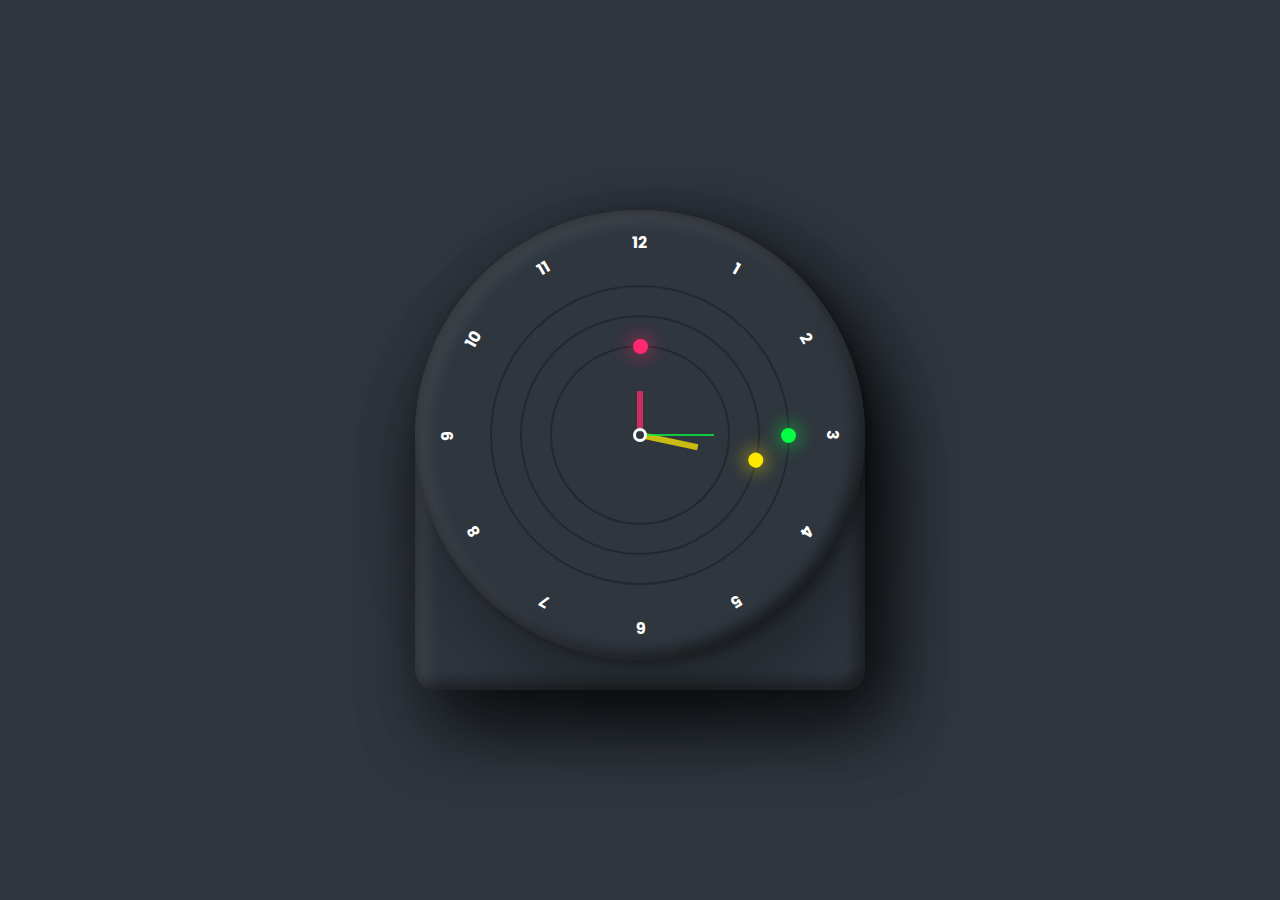
<file: projects/Digital Clock/index.html>
<!DOCTYPE html>
<html lang="en">
<head>
    <meta charset="UTF-8">
    <meta http-equiv="X-UA-Compatible" content="IE=edge">
    <meta name="viewport" content="width=device-width, initial-scale=1.0">
    <title>Analog and digital clock design</title>
    <link rel="stylesheet" href="style.css">
</head>
<body>
    <div class="container">
        <div class="clock">
            <div class="circle" id="sc" style="--clr: #04fc43"><i></i></div>
            <div class="circle circle2" id="mn" style="--clr: #fee800"><i></i></div>
            <div class="circle circle3" id="hr" style="--clr: #ff2972"><i></i></div>
             <span style="--i: 1"><b>1</b></span>
             <span style="--i: 2"><b>2</b></span>
             <span style="--i: 3"><b>3</b></span>
             <span style="--i: 4"><b>4</b></span>
             <span style="--i: 5"><b>5</b></span>
             <span style="--i: 6"><b>6</b></span>
             <span style="--i: 7"><b>7</b></span>
             <span style="--i: 8"><b>8</b></span>
             <span style="--i: 9"><b>9</b></span>
             <span style="--i: 10"><b>10</b></span>
             <span style="--i: 11"><b>11</b></span>
             <span style="--i2: 12"><b>12</b></span>
          </div>
        </div>
        <!--digital clock-->
        <!-- <div id="time">
            <div id="hours" style="--clr: #ff2972">00</div>
            <div id="minutes" style="--clr: #fee800">00</div>
            <div id="seconds" style="--clr: #04fc43">00</div>
            <div id="ampm">Am</div>
        </div> -->
        <script src="index.js"></script>
</body>
</html>
</file>
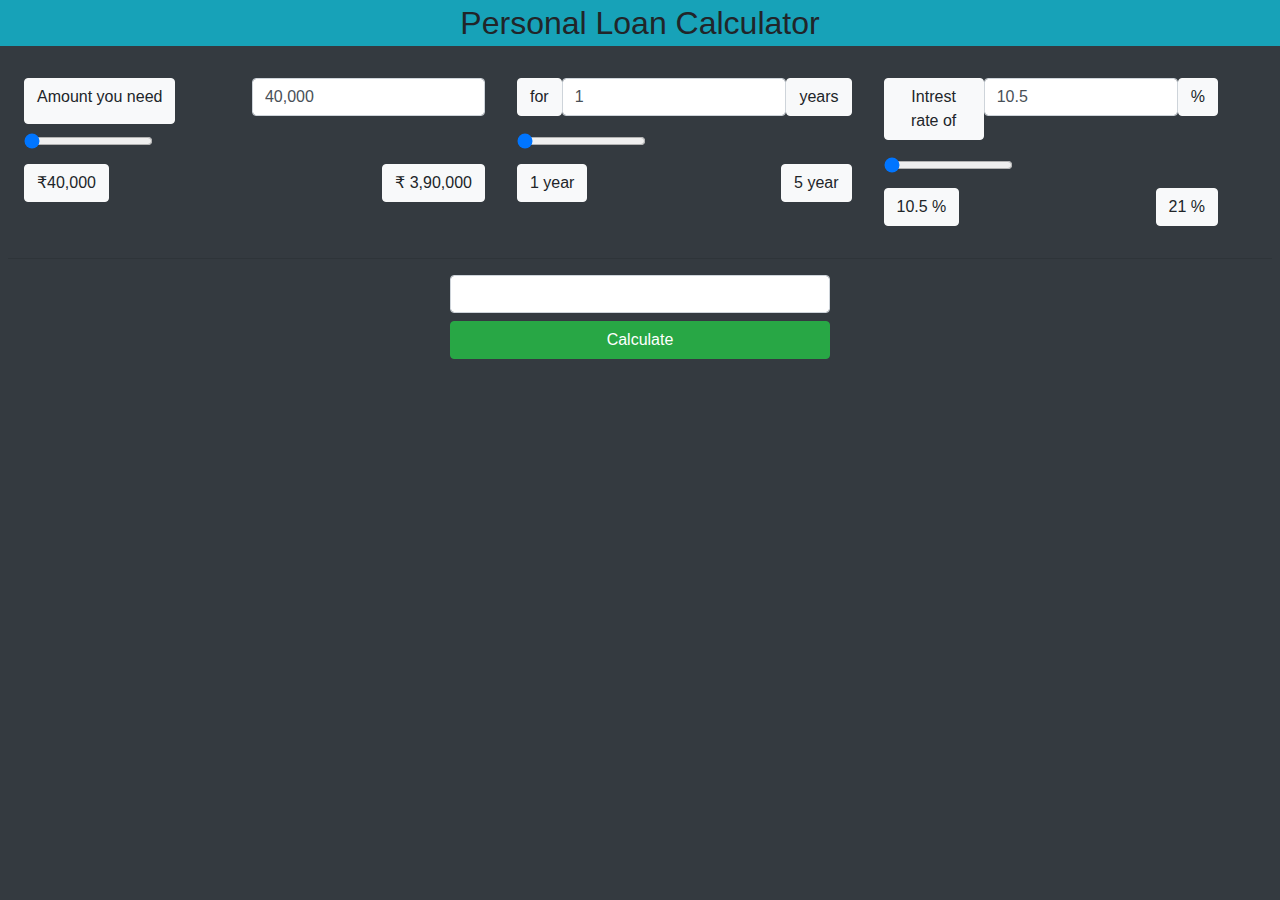
<file: projects/HDFC/index.html>
<!DOCTYPE html>
<html lang="en">
  <head>
    <meta charset="UTF-8" />
    <meta http-equiv="X-UA-Compatible" content="IE=edge" />
    <meta name="viewport" content="width=device-width, initial-scale=1.0" />
    <link
      rel="stylesheet"
      href="https://cdn.jsdelivr.net/npm/bootstrap@4.4.1/dist/css/bootstrap.min.css"
      integrity="sha384-Vkoo8x4CGsO3+Hhxv8T/Q5PaXtkKtu6ug5TOeNV6gBiFeWPGFN9MuhOf23Q9Ifjh"
      crossorigin="anonymous"
    />
    <title>Document</title>
    <style>
      @media screen and (orientation: landscape) {
        .card_view_amount {
          width: 39%;
        }
        .card_view {
          width: 29%;
        }
        .calculation_button {
          width: 30%;
        }
      }
      @media screen and (orientation: portrait) {
        .card_view_amount {
          width: 100%;
        }
        .card_view {
          width: 100%;
        }
        .calculation_button {
          width: 70%;
        }
      }
    </style>
    <script>
      var details = {
        amount: 50000,
        time: 1,
        rate: 10.5,
      };
      function amountChange() {
        var amount = parseInt(document.getElementById("amountRange").value);
        document.getElementById("txtAmount").value = amount;
        details.amount = amount;
      }
      function timeChange() {
        var time = parseInt(document.getElementById("timeRange").value);
        document.getElementById("txtTime").value = time;
        details.time = time;
      }
      function rateChange() {
        var rate = parseFloat(document.getElementById("rateRange").value);
        document.getElementById("txtRate").value = rate;
        details.rate = rate;
      }
      function calculateClick() {
        var p = details.amount;

        // converting the rate of intrest annualy to monthly
        var r = details.rate / 1200;

        // converting the time period annualy to monthly
        var t = details.time * 12;

        // EMI calculation formula
        var EMI = (p * r * [(r + 1) ** t]) / [(r + 1) ** t - 1];

        // EMI calculated for HDFC Bank increases ites flot value to 1
        EMI = parseInt(EMI) + 1;

        document.getElementById("emiAmount").value = EMI;
      }
    </script>
  </head>
  <body class="bg-info bg-dark">
    <h2 class="bg-info bg-blue p-1 mb-2 text-center">
      Personal Loan Calculator
    </h2>
    <!-- card view calculator -->
    <div class="container-fluid p-2">
      <div class="d-flex flex-wrap">
        <!-- card view amount -->
        <div class="card_view_amount p-3">
          <div class="d-flex justify-content-between">
            <div class="btn btn-light">
              <label>Amount you need</label>
            </div>
            <div>
              <input
                id="txtAmount"
                class="form-control"
                type="text"
                value="40,000"
              />
            </div>
          </div>
          <div class="mt-2">
            <input
              onchange="amountChange()"
              id="amountRange"
              type="range"
              class="form-range"
              min="50000"
              max="4000000"
              value="50000"
              step="10000"
            />
          </div>
          <div class="d-flex justify-content-between mt-2" aria-colspan="">
            <div class="btn btn-light">&#8377;40,000</div>
            <div class="btn btn-light">&#8377; 3,90,000</div>
          </div>
        </div>

        <!-- card view time period -->
        <div class="card_view p-3">
          <div class="d-flex justify-content-start">
            <div class="me-2">
              <label class="btn btn-light">for</label>
            </div>
            <div>
              <input id="txtTime" class="form-control" type="text" value="1" />
            </div>
            <div class="ms-2">
              <label class="btn btn-light">years</label>
            </div>
          </div>
          <div class="mt-2">
            <input
              onchange="timeChange()"
              id="timeRange"
              type="range"
              class="form-range"
              min="1"
              max="5"
              value="1"
              step="1"
            />
          </div>
          <div class="d-flex justify-content-between mt-2">
            <div class="btn btn-light">1 year</div>
            <div class="btn btn-light">5 year</div>
          </div>
        </div>

        <!-- card view rate of intrest -->
        <div class="card_view p-3">
          <div class="d-flex justify-content-start">
            <div class="me-2">
              <label class="btn btn-light">Intrest rate of</label>
            </div>
            <div>
              <input
                id="txtRate"
                class="form-control"
                type="text"
                value="10.5"
              />
            </div>
            <div class="ms-2">
              <label class="btn btn-light">%</label>
            </div>
          </div>
          <div class="mt-2">
            <input
              onchange="rateChange()"
              id="rateRange"
              type="range"
              class="form-range"
              min="10.5"
              max="21"
              value="10.50"
              step="0.10"
            />
          </div>
          <div class="d-flex justify-content-between mt-2">
            <div class="btn btn-light">10.5 %</div>
            <div class="btn btn-light">21 %</div>
          </div>
        </div>
      </div>
      <hr />

      <!-- calculation area -->
      <div class="d-flex justify-content-center mt-3">
        <div class="calculation_button">
          <div>
            <input
              id="emiAmount"
              class="form-control text-center"
              type="text"
            />
          </div>
          <div class="mt-2">
            <button onclick="calculateClick()" class="btn btn-success w-100">
              Calculate
            </button>
          </div>
        </div>
      </div>
    </div>
    <script src="https://code.jquery.com/jquery-3.4.1.slim.min.js" integrity="sha384-J6qa4849blE2+poT4WnyKhv5vZF5SrPo0iEjwBvKU7imGFAV0wwj1yYfoRSJoZ+n" crossorigin="anonymous"></script>
    <script src="https://cdn.jsdelivr.net/npm/popper.js@1.16.0/dist/umd/popper.min.js" integrity="sha384-Q6E9RHvbIyZFJoft+2mJbHaEWldlvI9IOYy5n3zV9zzTtmI3UksdQRVvoxMfooAo" crossorigin="anonymous"></script>
    <script src="https://cdn.jsdelivr.net/npm/bootstrap@4.4.1/dist/js/bootstrap.min.js" integrity="sha384-wfSDF2E50Y2D1uUdj0O3uMBJnjuUD4Ih7YwaYd1iqfktj0Uod8GCExl3Og8ifwB6" crossorigin="anonymous"></script>
  </body>
</html>
</file>
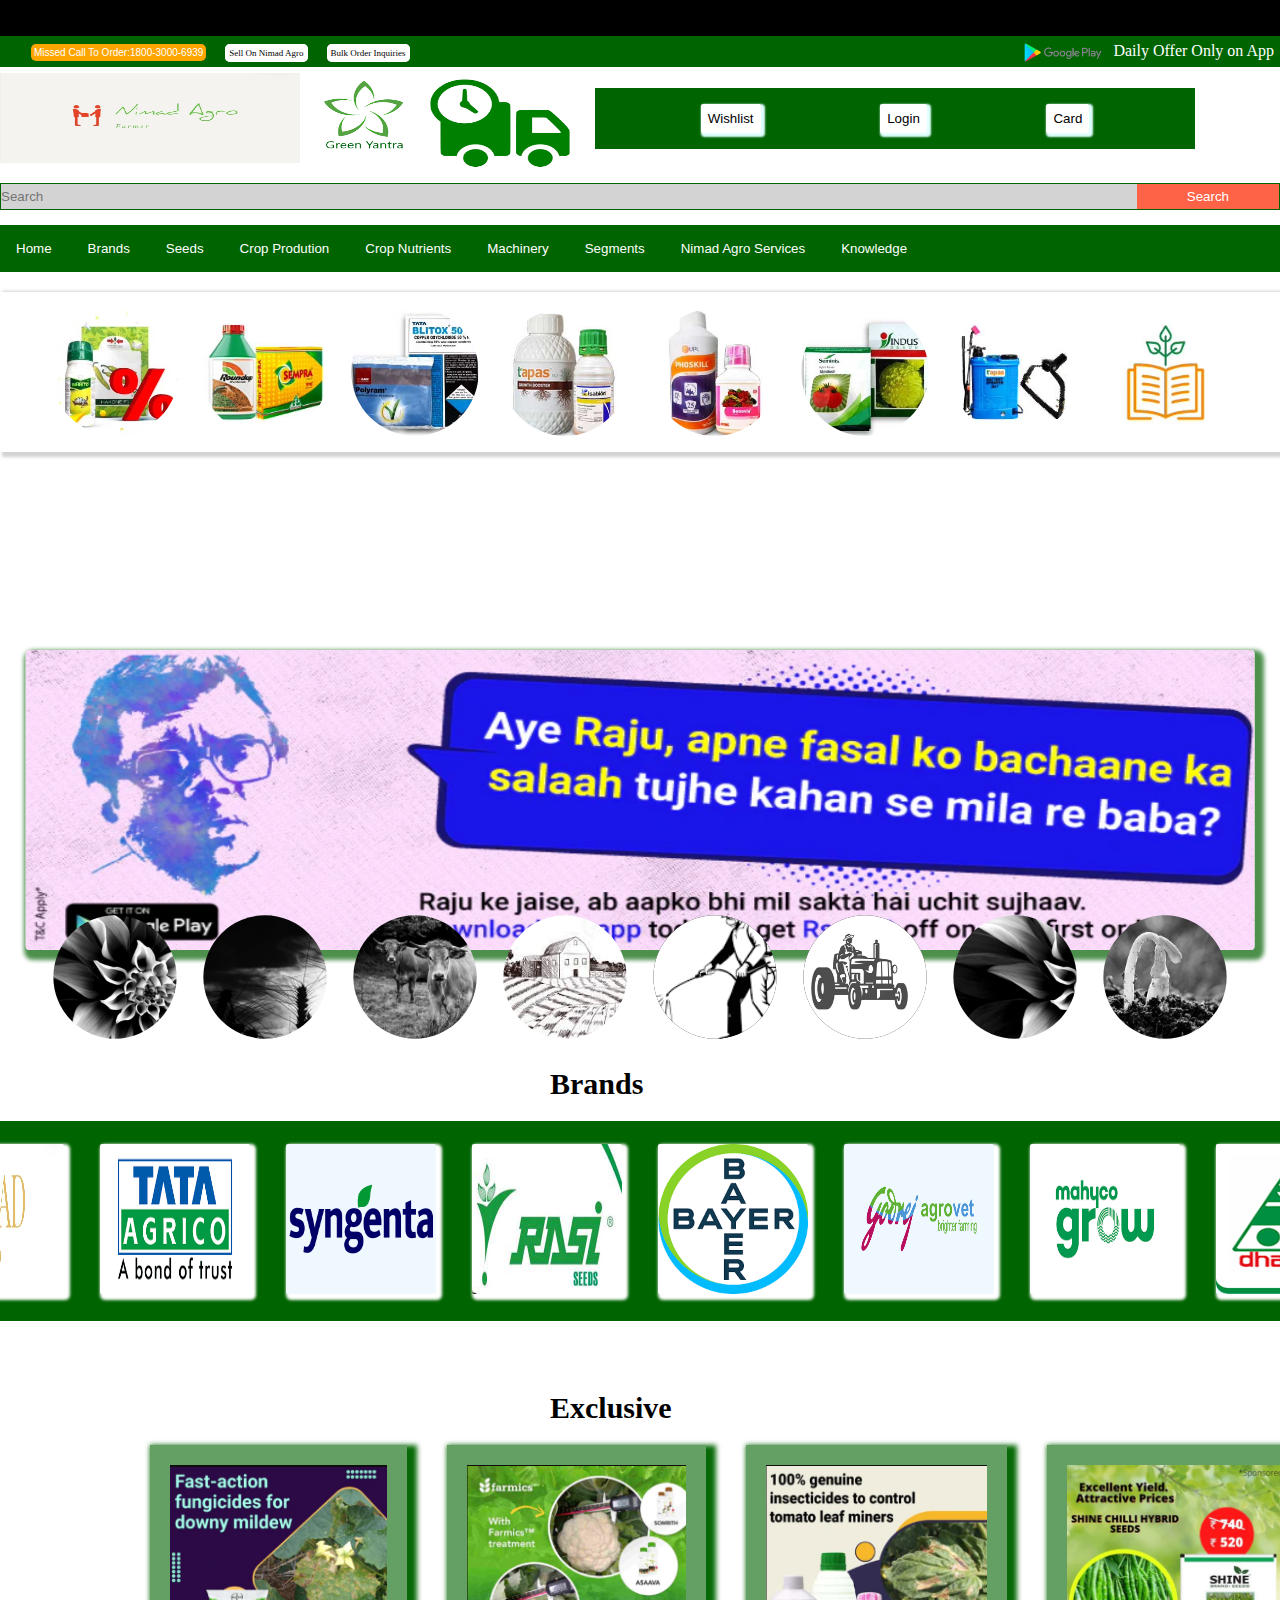
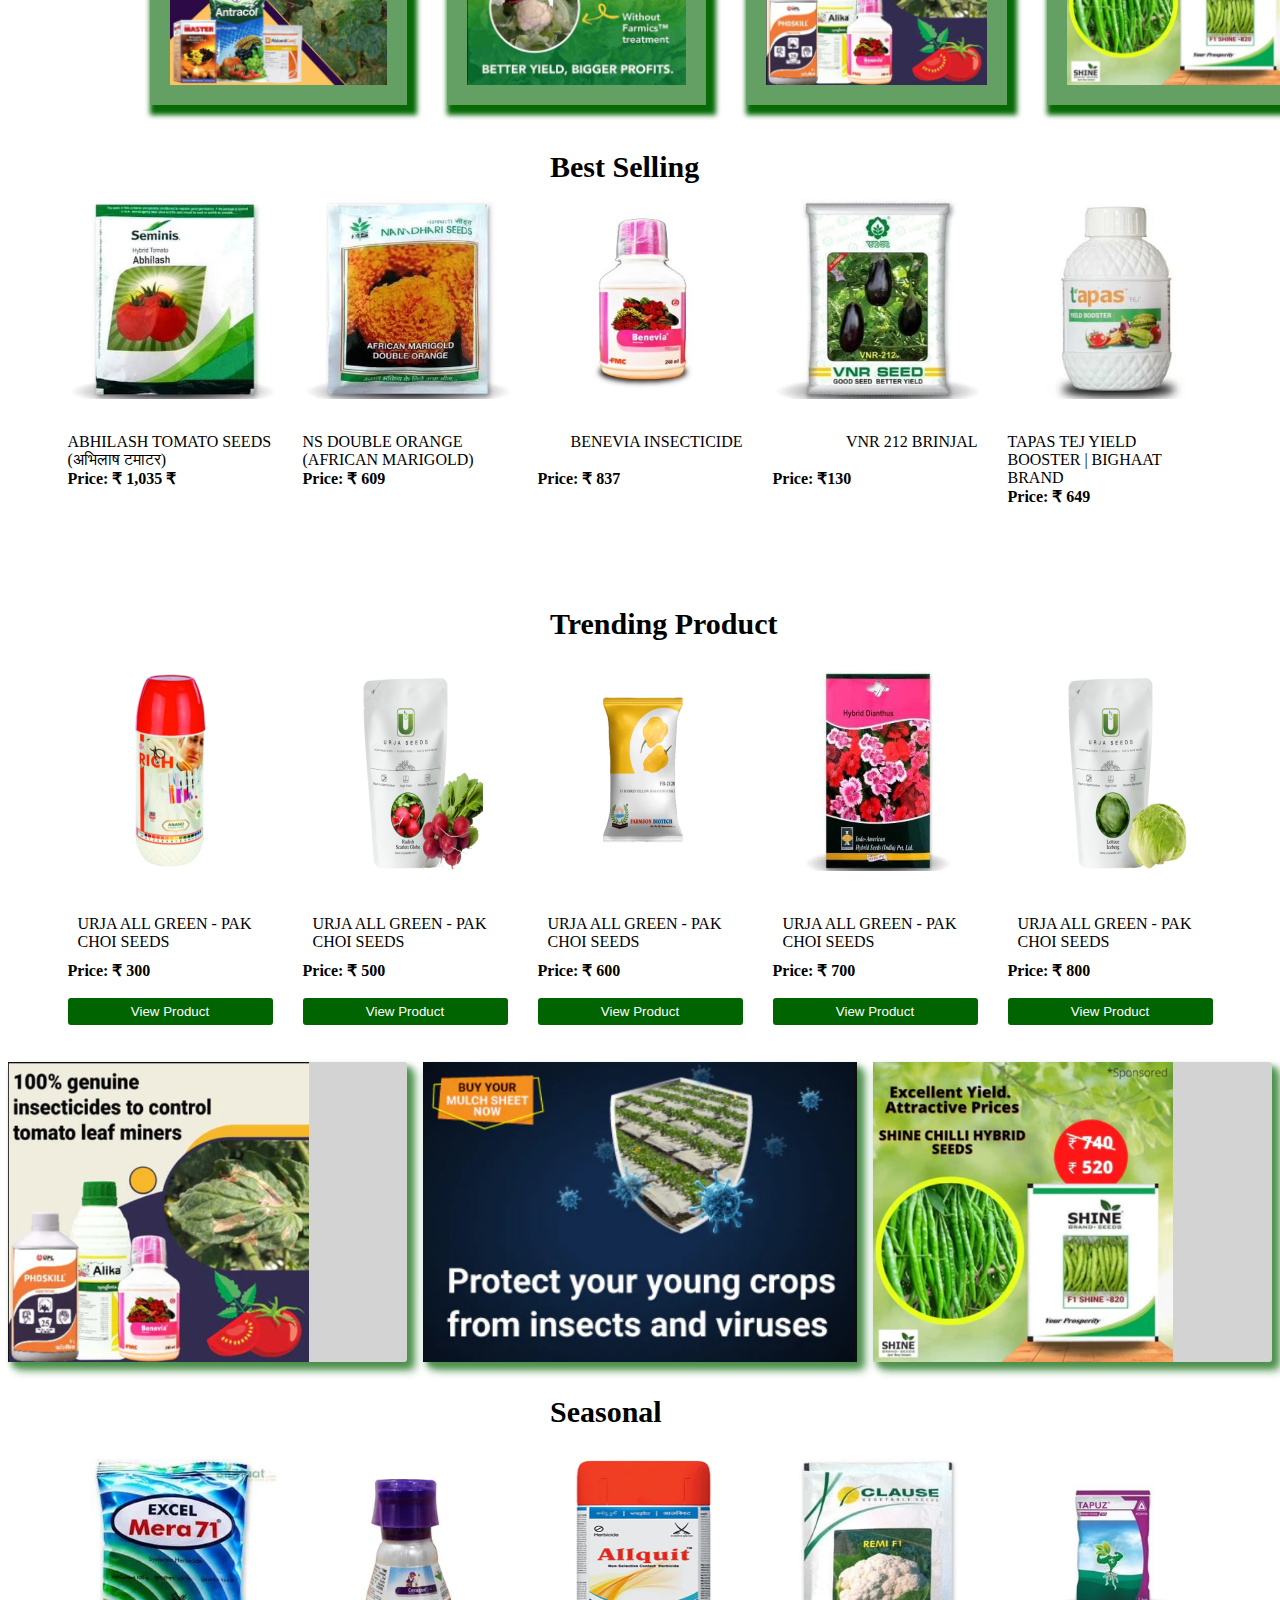
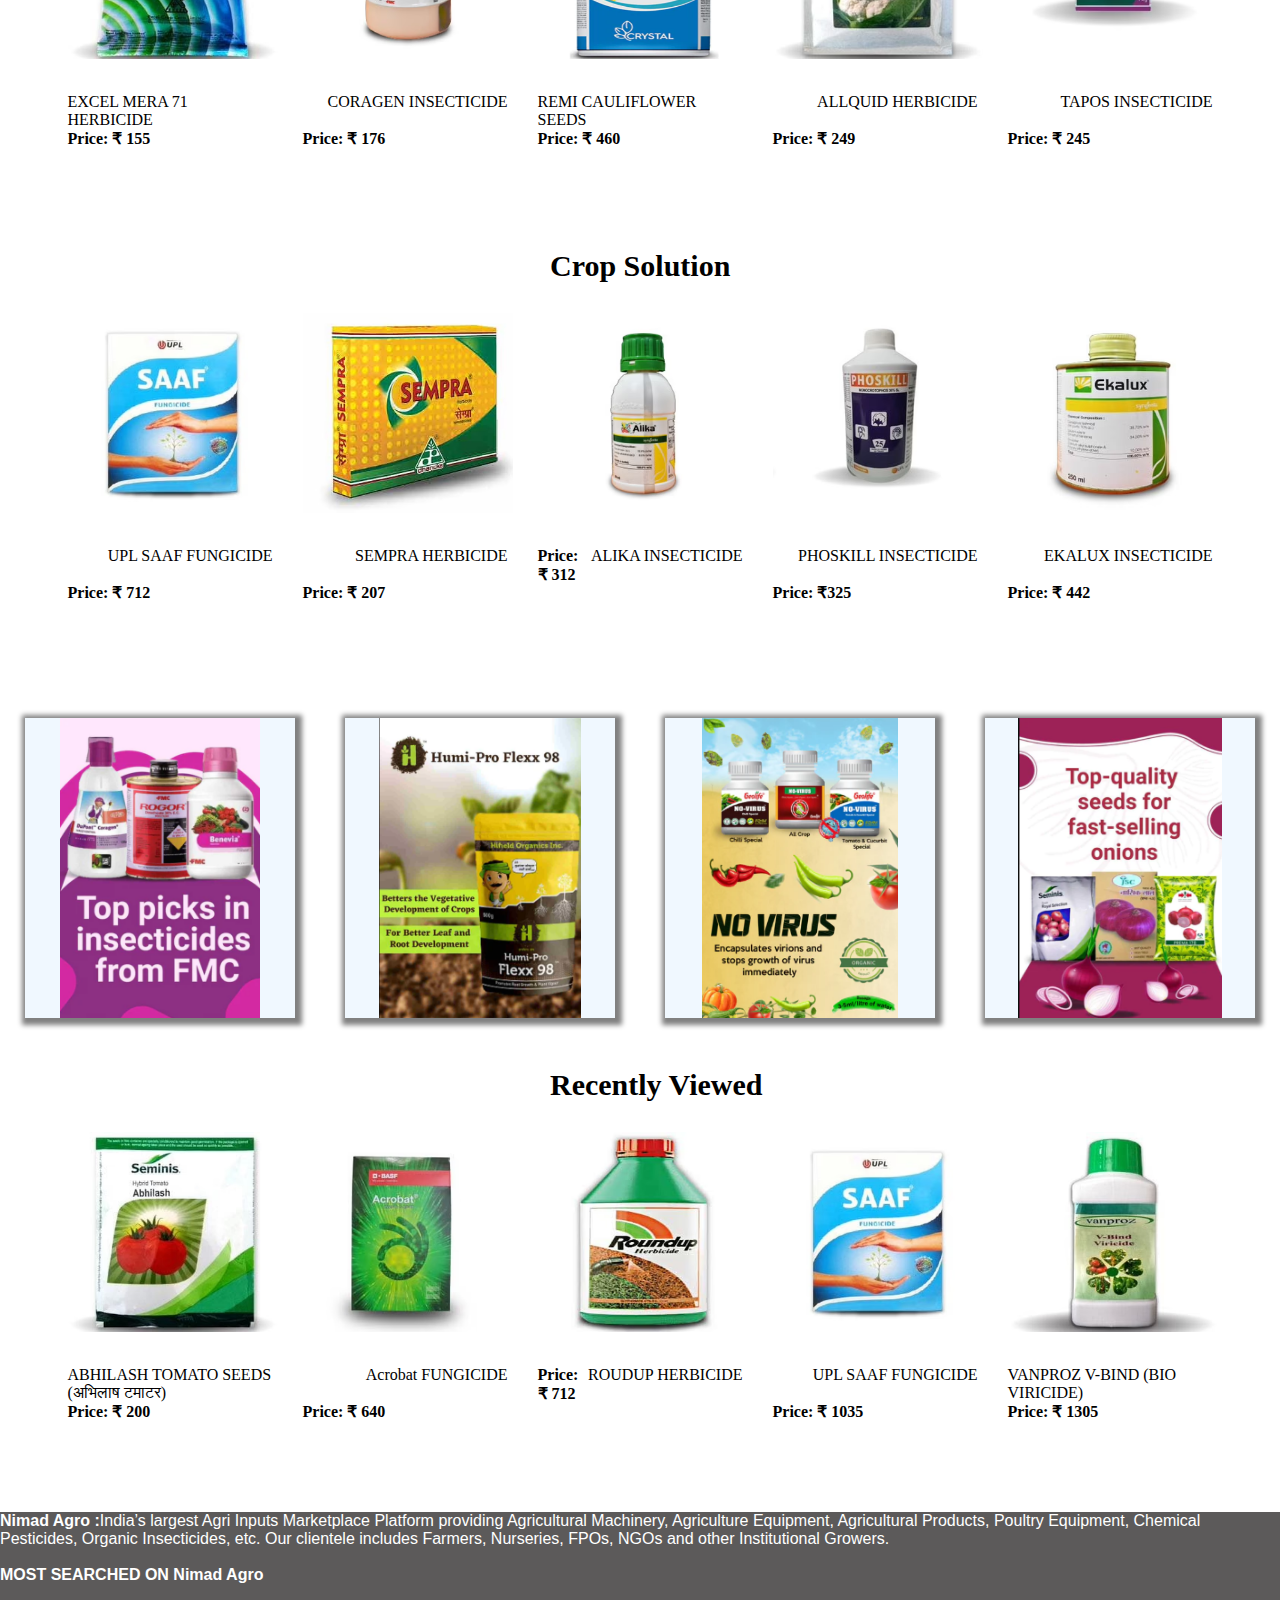
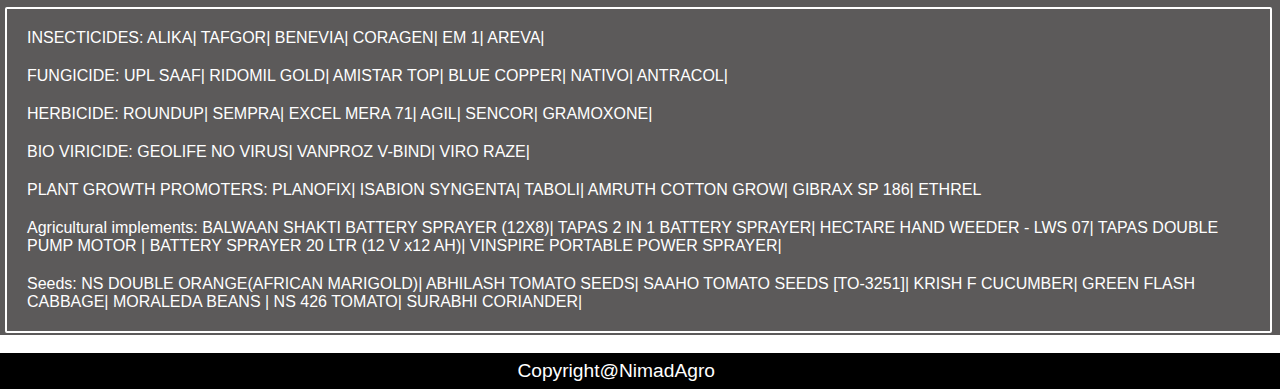
<file: projects/NimadAgro/index.html>
<!DOCTYPE html>
<html lang="en">
  <head>
    <meta charset="UTF-8" />
    <meta http-equiv="X-UA-Compatible" content="IE=edge" />
    <meta name="viewport" content="width=device-width, initial-scale=1.0" />
    <title>Nimad Agro</title>
    <style>
       * {
         margin: 0px;
         padding: 0px;
         box-sizing: border-box;
       }
       body {
          background-color: white;
       }
       #main-header{ 
      
     
       }
       #slider {
         background-color: black;
         color: white;
         padding: 7px;
       }
       .call {
         background-color: darkgreen;
         padding: 6px;
         color: white;
       }
       .call:hover {
         background-color: rgb(7, 106, 7);
       }
       span {
         margin-left: 15px;
         background-color: white;
         border: 2px solid white;
         color: black;
         border-radius: 5px;
         font-size: xx-small;
         padding: 2px;
         cursor: pointer;
       }

       p {
         float: right;
         cursor: pointer;
       }
       p img{
        margin-top: -23px;
       }
       #search {
         margin-top: 6px;
         display: flex;
       }
       #logo-1 {
       }
       #logo-1:hover {
         cursor: pointer;
       }
       #nimad{
        margin-top: 0px;
        margin-right: 10px;
       }
       #nimad:hover{
        
       }
       #green-yatra {
         margin-left: 10px;
       }
       #green-yatra:hover {
         cursor: pointer;
     
       }
       #form {
         border: 1px solid darkgreen;
         display: flex;
         background-color: white;
         margin-top: 6px;
         margin-bottom: 15px;
         width: 100%;
         
       }
       #form input {
         flex: 1px;
         border: none;
         outline: none;
         background-color: lightgrey;
         color: black;
       }
       #form input:hover{
        background-color: aliceblue;
       }

       #form button {
         background-color: tomato;
         padding: 5px 50px;
         border: none;
         outline: none;
         color: white;
       }
       #form button:hover {
         background-color: rgb(254, 119, 95);
         cursor: pointer;
       }
       #btn-1 {
         margin-left: 25px;
         background-color: orange;
         color: white;
         border: none;
         border-radius: 5px;
         font-size: x-small;
         font-family: "Franklin Gothic Medium", "Arial Narrow", Arial, sans-serif;
         padding: 3px;
       }
       #btn-1:hover {
         background-color: tomato;
         cursor: pointer;
       }
     
       #btn {
         display: flex;
         width: 600px;
         padding: 1px;
         margin: 15px;
         font-size: larger;
         font-family: 'Gill Sans', 'Gill Sans MT', Calibri, 'Trebuchet MS', sans-serif;
         background-color: darkgreen;
         justify-content: center;
         justify-content: space-evenly;
       }
       #btn:hover {
         background-color: rgb(7, 106, 7);
         cursor: pointer;
       }

       .btn-1 {
         padding: 7px;
         border: 1px solid grey;
         background-color: white;
         margin: 15px 15px;
         border-radius: 2px;
         cursor: pointer;
         box-shadow: 2px 2px 2px 2px lightcyan;
         border: none;
  
         
  
       }
       
       .btn-2 {
         padding: 7px;
         border: none;
         box-shadow: 2px 2px 2px 2px lightcyan;
         background-color: white;
         margin: 15px 15px;
         border-radius: 2px;
         cursor: pointer;
       }
       .btn-3 {
         padding: 7px;
         border: none;
         box-shadow: 2px 2px 2px 2px lightcyan;
         background-color: white;
         margin: 15px 15px;
         border-radius: 2px;
         cursor: pointer;
       }
       .btn-1:hover {
         box-shadow: 2px 2px 2px 2px lightgoldenrodyellow;
       }
       .btn-2:hover {
         box-shadow: 2px 2px 2px 2px lightgoldenrodyellow;
       }
       .btn-3:hover {
         box-shadow: 2px 2px 2px 2px lightgoldenrodyellow;
       }
       .navbar {
         background-color: darkgreen;
       
       
       }
       .navbar:hover {
         cursor: pointer;
       }
  
.dropbtn {
  background-color: darkgreen;
  color: white;
  padding: 16px;
  border: none;
     
}
.dropbtn:hover{
  text-decoration: underline;

}

.dropdown {
  position: relative;
  display: inline-block;

}

.dropdown-content {
  display: none;  
  position: absolute;
  min-width: 160px;
  z-index: 1;
}


.dropdown-content a {
  background-color: lightgray;
  color: black;
  padding: 12px 16px;
  text-decoration: none;
  display: block;
}


.dropdown-content a:hover {
  background-color: gray;
  color: white;
}



.dropdown:hover .dropdown-content {
  display: block;
}

.dropdown:hover .dropbtn {background-color: green;
color: white;
}
       
.navbar ul li {
        margin: 5px;
         padding: 0px;
         display:  inline-flex;
     

       }
       
.navbar ul li a {
         justify-content: center;
         align-items: center;
         padding: 5px;
         list-style: none;
       }

.navbar ul li a:hover {
         padding: 3px;
         margin: 3px;
         border-radius: 5px;
         color: black;
         cursor: pointer;
       }
       #card {
         margin-top: 20px;
         display: flex;
         justify-content: center;
         background-color: white;
         box-shadow: 5px 2px 3px 3px lightgray;
    
         
       }
       #card:hover {
        margin-top: 10px;
         cursor: pointer;
         background-color: lightgray;
         box-shadow: 5px 2px 3px 3px rgb(152, 142, 142);
       }
       .circle {
         display: flex;
         width: 150px;
         height: 160px;
         clip-path: circle(41.1% at 50% 50%);
         justify-content: center;
       }
       .maindiv {
         width: 96%;
         height: 300px;
         position: absolute;
         left: 50%;
         top: 50%;
         transform: translate(-50%, -50%);
         background-size: 100% 100%;
         box-shadow: 4px 5px 4px 5px rgb(76, 144, 76);
         border-radius: 4px;
         animation: slider 10s infinite linear;
         margin-top: 350px;
         background-image: url(./Download-2-web-hero-1000x250-eng_1728x.webp\ \(1000×250\)\ -\ Profile\ 1\ -\ Microsoft​\ Edge\ 22-09-2022\ 14_17_55\ \(2\).png);
         
       }
       .maindiv:hover{
        height: 350px;
       }
       @keyframes slider {
        0%{
          background-image: url(./Download-2-web-hero-1000x250-eng_1728x.webp\ \(1000×250\)\ -\ Profile\ 1\ -\ Microsoft​\ Edge\ 22-09-2022\ 14_17_55\ \(2\).png);
        }
        25%{
          background-image: url(./images/a-man-spraying-pesticides-into-a-field-of-crops-that-will-be-used-for-food.jpg);
        }
        45%{
          background-image: url(./Download-2-web-hero-1000x250-eng_1728x.webp\ \(1000×250\)\ -\ Profile\ 1\ -\ Microsoft​\ Edge\ 22-09-2022\ 14_17_55\ \(2\).png);
        }
        65%{
          background-image: url(./images/burkina-faso-bobo-dioulasso-market-booth-sale-of-pesticides-fertilizer-GNE3HN.jpg);
        }

        85%{
          background-image: url(./Download-2-web-hero-1000x250-eng_1728x.webp\ \(1000×250\)\ -\ Profile\ 1\ -\ Microsoft​\ Edge\ 22-09-2022\ 14_17_55\ \(2\).png);
        }
        100%{
          background-image: url(./images/farmers-spraying-pesticides-rice-fields-56359896.jpg);
        }
      }
       .container {
         display: flex;
         margin-top: 450px;
         justify-content: center;
         background-color: white;
       }
       .container:hover {
     background-color: lightgray;
     box-shadow: 5px 2px 3px 3px rgb(152, 142, 142);
         cursor: pointer;
       }
       #first {
         background-color: black;
         justify-content: flex-end;
       }
       .grey-img {
         display: flex;
         width: 150px;
         height: 150px;
         clip-path: circle(41.1% at 50% 50%);
         background-color: black;
         cursor: pointer;
       }
       #h2 {
         margin-top: 15px;
         margin-left: 550px;
         font-size: 30px;
       }
       #product {
         margin-top: 20px;
         width: 100%;
         height: 200px;
         display: flex;
         background-color: darkgreen;
         justify-content: center;
       }
       #product:hover {
         background-color: rgb(7, 106, 7);
         cursor: pointer;
       }
       .box {
         width: auto;
         height: auto;
         margin: 5px;
         padding: 15px 13px;
       }
       .box img {
         box-shadow: 3px 3px 3px 3px white;
         cursor: pointer;
       }
       .box img:hover {
         box-shadow: 4px 4px 4px 4px lemonchiffon;
         cursor: pointer;
       }
       #border {
         margin: 3px;
         display: flex;
         border-radius: 2px;
         justify-content: center;
         width: 90%;
       }
       #product img {
         background-color: aliceblue;
         border-radius: 2px;
         width: 150px;
         height: 150px;
         cursor: pointer;
       }
       #h3 {
         margin-top: 70px;
         margin-left: 550px;
         font-size: 30px;

       }
       #card-first {
         display: flex;
         width: 300px;
         height: 300px;
         margin-left: 110px;
       

       }
       .first{
        display: flex;
       margin-left: 20px;

       }
       .card-a {
         display: inline-flex;
         margin: 20px;
         padding: 20px;
         background-color: rgb(100, 159, 100);
         box-shadow: 5px 5px 5px 5px rgb(7, 106, 7);
       }
       .card-a:hover {
         background-color: whitesmoke;
         box-shadow: 5px 5px 5px 5px lightgray;
       }
       .h4{
         font-size: 30px;
         margin-left: 550px;
       }
       #card-second {
        margin: 50px;

       }
       #card-b{
      justify-content:center ;
         display: flex;
         width: 100%;
         height: 398px;
       }
       .cards {
         margin: 15px;
         border-radius: 2px;
         width: 205px;
         height: 350px;
         box-sizing: border-box;
       
       }
       .cards:hover {
         cursor: pointer;
       }
       .cards img {
         width: 210px;
         height: 200px;
         margin-bottom: 30px;
         border-radius: 2px;
       }
       .cards img:hover {
         cursor: pointer;
       }

       #card-d{
        justify-content: center;
       }
  
       #slider-container{
  display: flex;
  justify-content: center;
  width: 100%;
  height: 398px;
}
.slider-cards{
  margin: 15px;
  border-radius: 2px;
  width: 205px;
  height: 350px;
}
.slider-cards:hover {
  cursor: pointer;
}
.slider-cards img {
  margin-top: 15px;
  width: 150px;
  height: 200px;
  margin-left: 30px;
  border-radius: 2px;
  margin-bottom: 30px;
}
.slider-cards img:hover {
  cursor: pointer;
  box-shadow: 2px 2px 3px 3px lightgray;
}
.slider-cards p{
 margin: 10px;
}
.button{
 border-radius: 3px;
 padding: 6px;
 width: 100%;
 border: none;
 background-color: darkgreen;
 color: white;
 justify-content: center;
}
.button:hover{
 background-color: rgb(76, 144, 76);
 border: 1px solid darkblue ;
}

#banner{
  display: flex;
  margin-top: 15px;
  
}

.banners{
  border-radius: 3px;
  background-color: lightgray;
  box-shadow: 4px 5px 6px rgb(76, 144, 76),
  8px 8px 10px rgb(100, 159, 100);
  display: flex;
  width: 100%;
  height: 300px;
  margin: 8px;
}

.banners:hover{
  cursor: pointer;
}




#card-d{
  margin: 15px;
  display: flex;
}

.banners-1{
  display: flex;
  width: 100%;
  height: 300px;
  margin: 25px;
  justify-content: center;
  background-color: aliceblue;
  box-shadow: 2px 2px 5px 5px grey;
}

.h4{
  margin-top: 25px;
}

#last-para{
  height: 423px;
  width: 100%;
  font-family: 'Franklin Gothic Medium', 'Arial Narrow', Arial, sans-serif;
  background-color: rgb(92, 90, 90);
  color: white;
}
#last-br{
border: 2px solid white;
width: 99%;
margin: 5px;
border-radius: 2px;


}
.last{
  margin: 20px;
  list-style: none;
}

/* .form{
  margin-top: 15px;
  color: black;
  height: 480px;
  background-image: url(./salt-harvesting-g2138d46ff_1920.jpg);
}
.form h1{
margin-left: 40%;
padding-top: 7px;
}
.form h1:hover{
color: white;
}

#mt{
  font-family: cursive;
  padding: 5px;
  margin: 15px;
  background-color: rgb(245, 239, 231);
  border: 2px solid black;
  border-radius: 3px;
  box-shadow: 3px 3px 4px rgb(247, 209, 140);
}
#mt:hover{
  box-shadow: none;
}

#mt input{
  padding: 4px;
  border: none;
  background-color: lightgray;
}
#mt input:hover{
  background-color: white;
}

#mt fieldset{
  height: 90px;
  border: none;
  background-color: lightgray;
}

#sm{
  margin-top: 15px;
  margin-left: 40%;
  background-color: darkgreen;
  color: white;
  border: 2px solid black;
  border-radius: 2px;
  padding: 8px;
}
#sm:hover{
  background-color: rgb(52, 134, 52);
  border: 2px solid gray;
}
#smr{
  border-radius: 2px;
  background-color: blue;
  color: white;
  border: 2px solid black;
  padding: 8px;
}
#smr:hover{
  background-color: rgb(36, 36, 208);
  border: 2px solid gray;
} */
#copy{
  margin-top: 20px;
  background-color: black;
  padding: 7px;
}

#copy span{
  margin-left: 40%;
  padding: 4px;
  background-color: black;
  color: white;
  font-size: larger;border: none;

}
#copy span:hover{
background-color: white;
color: black;
}

</style>
  </head>
  <body>
    <header>
      <div id="main-header">
      <div id="slider">
        <marquee><p>Free Delivery on Orders Above Rs. 499/-&nbsp;</p></marquee>
      </div>
      <div class="call">
        <button id="btn-1">Missed Call To Order:1800-3000-6939</button>
        <span>Sell On Nimad Agro</span>
        <span>Bulk Order Inquiries</span>
        <p>Daily Offer Only on App </p>
         <p id="play"><a href="https://play.google.com"></a><img src="./Google_Play-Logo.wine.png" alt="" width="100px"></p></div>

      <div id="search">
        <div id="logo-1">
          <img src="./Nimadagro.png.jpg" alt="" width="300px" height="90px" />
        </div>
        <div id="green-yatra">
          <img src="./download.png" alt="" width="120px" height="90px" />
        </div>
        <div id="nimad">
          <img src="./time logo.png" alt="" width="140px" height="100px" />
        </div>
        <div id="b-1">
          <div id="btn">
            <button class="btn-1">Wishlist</button>
            <a href="Loginpage.html"><button class="btn-2">Login</button></a>
            <button class="btn-3">Card</button>
          </div>
        </div>
      </div>
      <form id="form">
        <input type="text" id="text" name="text" placeholder="Search" />
        <button>Search</button>
      </form>
    </div>
      <nav class="navbar">
        <ul>
          <div class="dropdown">
            <button class="dropbtn">Home</button>
          </div>
          <div class="dropdown">
            <button class="dropbtn">Brands</button>
            <div class="dropdown-content">
              <a href="#">MAHYCO</a>
              <a href="#">SEMINIS</a>
              <a href="#">NAMDHARI</a>
              <a href="#">UPL
               </a>
              <a href="#"> RIJK ZWAAN
                </a>
              <a href="#">SYNGENTA
               </a>
              <a href="#"> US AGRI
               </a>
              <a href="#"> KNOWN-YOU
               </a>   
              <a href="#"> NUNHEMS (BAYERS)
                </a>
              <a href="#">I & B SEEDS
                </a>   
              <a href="#">TAKII
                </a>   
              <a href="#">INDO AMERICAN
                </a>
                <a href="#">DUPONT PIONEER</a>
            </div>
          </div>
          <div class="dropdown">
            <button class="dropbtn">Seeds</button>
            <div class="dropdown-content">
              <a href="#"><strong>Horticulture</strong></a>
              <a href="#">FLOWER SEEDS</a>
              <a href="#">VEGETABLES SEEDS</a>
              <a href="#">FRUITS</a>
              <a href="#"><strong>FIELD CROPS</strong></a>
              <a href="#">   MAIZE/CORN
               </a>
              <a href="#"> PADDY
               </a>
              <a href="#"> MUSTARD
                </a>
                <a href="#">JOWAR
                </a>
                <a href="#">COTTON</a>
            </div>
          
          </div>
          <div class="dropdown">
            <button class="dropbtn">Crop Prodution</button>
            <div class="dropdown-content">
              <a href="#"><strong>CHEMICALS</strong></a>
              <a href="#"> INSECTICIDES
              </a>
              <a href="#">  FUNGICIDES
              </a>
              <a href="#">  HERBICIDES
               </a>
               <a href="#"> BACTERICIDES
                </a>
                <a href="#">ACARICIDES/MITICIDES
                 </a>
                 <a href="#"> VIEW ALL</a>
            </div>
          </div>
          <div class="dropdown">
            <button class="dropbtn">Crop Nutrients</button>
            <div class="dropdown-content">
              <a href="#">MAJOR NUTRIENTS</a>
              <a href="#">SECONDRY NUTRIENTS</a>
              <a href="#">GROWTH PROMOTORS</a>
              <a href="#">GROWTH RETARDANTS</a>
              <a href="#">ORGANIC FERTILIZERS</a>
              <a href="#">BIO FERTILIZERS</a>
              <a href="#">ANTI STRESSINGS AGENTS</a>
              <a href="#">MICRONUTRIENTS</a>
            </div>
          </div>
          <div class="dropdown">
            <button class="dropbtn">Machinery</button>
            <div class="dropdown-content">
              <a href="#"><strong>FARM ACCESSORIES</strong></a>
              <a href="#">    FARM IMPLEMENTS
               </a>
              <a href="#"> FARM MACHINERIES
              </a>
              <a href="#">  FARM TOOLS & INSTRUMENTS
               </a>
               <a href="#"> GARDEN TOOLS & HAND TOOLS
              </a>
              <a href="#">  IRRIGATION KITS
               </a>
               <a href="#"> TRACTORS
                </a>
                <a href="#">BIOGAS SYSTEM
                  </a>
                  <a href="#">OTHERS</a>
            </div>
          </div>
          <div class="dropdown">
            <button class="dropbtn">Segments</button>
            <div class="dropdown-content">
              <a href="#">COFEE PLANTATION</a>
              <a href="#">BANANA PLANTATION</a>
              <a href="#">URBAN GARDEN</a>
              <a href="#">ANIMAL FEED</a>
              <a href="#">HORTICULTURE</a>
              <a href="#">DAIRY</a>
              <a href="#">POULTRY</a>
              <a href="#">POULYHOUSE / PROTECTED FARMING</a>
            <a href="#">FISHRIES</a>
            </div>
          </div>
          <div class="dropdown">
            <button class="dropbtn">Nimad Agro Services</button>
          </div>
          <div class="dropdown">
            <button class="dropbtn">Knowledge</button>
            <div class="dropdown-content">
              <a href="#">ABOUT SCHEMS / PLANS</a>
              <a href="#">ARTICLES-BLOGS</a>
              <a href="#">AGRI TIPS</a>
              <a href="#">KNOW HOWS</a>
              <a href="#">AGRI VIDEOS</a>
              <a href="#">NEWS</a>
            </div>
          </div>   
        </ul>
      </nav>
    </header>
      <div id="card">
        <div class="circle" id="card-1">
          <img
            src="./header img/Offers_Infinito_-Hakone-chilli_2_400x.avif"
            alt="" 
          />
        </div>
        <div class="circle" id="card-2">
          <img src="./header img/Circle-Herbicides-204_720x.avif" alt="" />
        </div>
        <div class="circle" id="card-3">
          <img src="./header img/Fungicides_POLYRAM_-BLITOX_720x.avif" alt="" />
        </div>
        <div class="circle" id="card-4">
          <img
            src="./header img/Growth-Promoters_TAPAS-GROWTH-BOOSTER_-ISABION_720x.avif"
            alt=""
          />
        </div>
        <div class="circle" id="card-5">
          <img
            src="./header img/Insecticides_Phoskill_-Benivia_720x.avif"
            alt=""
          />
        </div>
        <div class="circle" id="card-6">
          <img src="./header img/Seeds_Abhilash_-Indus-27_720x.avif" alt="" />
        </div>

        <div class="circle" id="card-7">
          <img src="./header img/Circle-Implements-204_720x.avif" alt="" />
        </div>
        <div class="circle" id="card-8">
          <img src="./header img/Circle-KB-204_720x.avif" alt="" />
        </div>
      </div>
    <div id="main">
      <div class="maindiv"></div>
    </div>
    <section>
      <div>
        <div class="container">
          <div class="grey-img" id="first">
            <img src="./grey/a977e3abffb9451f2d77c41ed07ba316.jpg" alt="" />
          </div>
          <div class="grey-img">
            <img src="./grey/grain-1821656_960_720.jpg" alt="" />
          </div>
          <div class="grey-img">
            <img src="./grey/cow-g13006b98c_1920.jpg" alt="" />
          </div>
          <div class="grey-img">
            <img src="./grey/download.jpeg" alt="" />
          </div>
          <div class="grey-img">
            <img src="./grey/images.png" alt="" />
          </div>

          <div class="grey-img">
            <img
              src="./grey/farmer-man-riding-on-tractor-260nw-2172815435.webp"
              alt=""
            />
          </div>
          <div class="grey-img">
            <img src="./grey/a977e3abffb9451f2d77c41ed07ba316.jpg" alt="" />
          </div>
          <div class="grey-img">
            <img src="./grey/istockphoto-175419646-612x612.jpg" alt="" />
          </div>
        </div>
      </div>
    </section>
    <h3 id="h2">Brands</h3>
    <div id="product">
      <div id="border">
        <div class="box">
          <img src="./brands/logo.png.jpg" alt="" />
        </div>
        <div class="box">
          <img src="./brands/download (3).png" alt="" />
        </div>
        <div class="box">
          <img src="./brands/Syngenta-Logo.png" alt="" />
        </div>
        <div class="box">
          <img src="./brands/download (1).jpeg" alt="" />
        </div>
        <div class="box">
          <img src="./brands/download (1).png" alt="" />
        </div>
        <div class="box">
          <img src="./brands/Godrej-Agrovet-Logo-PNG-1024x541-1.webp" alt="" />
        </div>
        <div class="box">
          <img src="./brands/download (2).png" alt="" />
        </div>
        <div class="box">
          <img src="./brands/dhanukaLogoHome.png" alt="" />
        </div>
      </div>
    </div>
    <h3 id="h3">Exclusive</h3>
    <div class="first">
    <div id="card-first">
      <div class="card-a" id="card-1">
        <img
          src="./Excluse/Exclusive-Tile-550x550-eng_360x.webp (360×360) - Profile 1 - Microsoft​ Edge 22-09-2022 21_17_52.png"
          alt=""
        />
      </div>
      <div class="card-a" id="card-2">
        <img
          src="./Excluse/Exclusive_Tile_11zon_360x.webp (360×360) - Profile 1 - Microsoft​ Edge 22-09-2022 21_17_43.png"
          alt=""
        />
      </div>
      <div class="card-a" id="card-3">
        <img
          src="./Excluse/MicrosoftTeams-image_10_360x.webp (360×360) and 1 more page - Profile 1 - Microsoft​ Edge 22-09-2022 21_18_00.png"
          alt=""
        />
      </div>
      <div class="card-a" id="card-4">
        <img
          src="./Excluse/Spotless_5Min_FB_POST_4_360x.webp (360×360) and 2 more pages - Profile 1 - Microsoft​ Edge 22-09-2022 21_18_08.png"
          alt=""
        />
      </div>
    </div>
    </div>
</div>
<h3 class="h4">Best Selling</h3>
<div id="card-b">
<div class="cards">
  <img src="./selling/ABHILASH-TOMATO_280x.avif" alt="">
  <p>ABHILASH TOMATO SEEDS (अभिलाष टमाटर)</p>
  <br>
  <br>
  <strong class="st"> Price: ₹ 1,035 ₹</strong>
</div>
<div class="cards">
  <img src="./selling/AFRICAN-MARIGOLD-DOUBLE-ORANGE_280x.avif" alt="">
  <p>NS DOUBLE ORANGE (AFRICAN MARIGOLD)</p>
  <br>
  <br>
  <strong class="st">Price: ₹ 609</strong>

</div>
<div class="cards">
  <img src="./selling/FMC_Benevia_280x.avif" alt="">
  <p>BENEVIA INSECTICIDE</p>
  <br>
  <br>
  <strong class="st">Price: ₹ 837</strong>
</div>

<div class="cards">
  <img src="./selling/VNR-212-BRINJAL_2_280x.avif" alt="">
  <p>VNR 212 BRINJAL</p>
  <br>
  <br>
    <strong class="st">Price: ₹130</strong>
</div>
<div class="cards">
  <img src="./selling/yield-booster_280x.avif" alt="">
  <P>TAPAS TEJ YIELD BOOSTER | BIGHAAT BRAND</P>
  <strong class="st" >Price: ₹ 649</strong>
</div>
</div>

<h3 class="h4">Trending Product</h3>
<div id="slider-container">
<div class="slider-cards">
  <img src="./trending/RICH_b5da978c-2867-48d8-ad84-42881b8ccb54_large.png" alt="">
  <p>URJA ALL GREEN - PAK CHOI SEEDS</p>
  <strong>Price: ₹ 300 </strong>
<br>
<br>
  <button class="button">View Product</button>
</div>
<div class="slider-cards">
  <img src="./trending/Radish-ScarletGlobe_large.png" alt="">
  <p>URJA ALL GREEN - PAK CHOI SEEDS</p>
  <strong>Price: ₹ 500 </strong>
  <br>
  <br>
  <button class="button">View Product</button>
</div>
<div class="slider-cards">
  <img src="./trending/2120farm_large.png" alt="">
  <p>URJA ALL GREEN - PAK CHOI SEEDS</p>
  <strong>Price: ₹ 600 </strong>
  <br>
  <br>
  <button class="button">View Product</button>
</div>

<div class="slider-cards">
  <img src="./trending/DIANTHUS_large.jpg" alt="">
  <p>URJA ALL GREEN - PAK CHOI SEEDS</p>
  <strong>Price: ₹ 700 </strong>
  <br>
  <br>
  <button class="button">View Product</button>
</div>
<div class="slider-cards">
  <img src="./trending/Lettuce-Iceberg_large.png" alt="">
  <p>URJA ALL GREEN - PAK CHOI SEEDS</p>
  <strong>Price: ₹ 800 </strong>
  <br>
  <br>
  <button class="button">View Product</button>
</div>
</div>
<div id="banner">

   <div class="banners" id="banner-1">
    <img src="./Excluse/MicrosoftTeams-image_10_360x.webp (360×360) and 1 more page - Profile 1 - Microsoft​ Edge 22-09-2022 21_18_00.png" alt="">
    </div>
    <div class="banners" id="banner-2">
      <img src="./Excluse/Mulch-banner-_Series-1-Web-tile-English_540x.webp (426×300) - Profile 1 - Microsoft​ Edge 23-09-2022 14_30_13.png" alt="">
      </div>
    <div class="banners" id="banner-3">
    <img src="./Excluse/Spotless_5Min_FB_POST_4_360x.webp (360×360) and 2 more pages - Profile 1 - Microsoft​ Edge 22-09-2022 21_18_08.png" alt="">
  </div>
</div>
<h3 class="h4">Seasonal</h3>
<div id="card-d">
<div class="cards">
  <img src="./seasnol/EXCEL-MERA-71-HERBICIDE_280x.avif" alt="">
  <p>EXCEL MERA 71 HERBICIDE</p>
  <br>
  <br>
  <strong class="st"> Price: ₹ 155</strong>
</div>
<div class="cards">
  <img src="./seasnol/FMC_Coragen_280x.avif" alt="">
  <p>CORAGEN INSECTICIDE</p>
  <br>
  <br>
  <strong class="st">Price: ₹ 176</strong>

</div>
<div class="cards">
  <img src="./seasnol/PARAQUATE_280x.webp (275×371) - Profile 1 - Microsoft​ Edge 23-09-2022 15_24_09.png" alt="">
  <p>REMI CAULIFLOWER SEEDS</p>
  <strong class="st">Price: ₹ 460</strong>
</div>

<div class="cards">
  <img src="./seasnol/REMI-CAULIFLOWER_280x.avif" alt="">
  <p>ALLQUID HERBICIDE</p>
  <br>
  <br>
    <strong class="st">Price: ₹ 249</strong>
</div>
<div class="cards">
  <img src="./seasnol/Untitleddesign_19_4cca7982-8db2-460b-b96f-eaaae5178b0b_280x.avif" alt="">
  <P>TAPOS INSECTICIDE</P>
<br>
<br>
  <strong class="st" >Price: ₹ 245</strong>
</div>
</div>

<h3 class="h4">Crop Solution</h3>
<div id="card-d">
<div class="cards">
  <img src="./crop solution/UPL_SAAF_Fungicide_280x.avif" alt="">
  <p>UPL SAAF FUNGICIDE</p>
  <br>
  <br>
  <strong class="st"> Price: ₹ 712</strong>
</div>
<div class="cards">
  <img src="./crop solution/Sempra_280x.avif" alt="">
  <p>SEMPRA HERBICIDE</p>
  <br>
  <br>
  <strong class="st">Price: ₹ 207</strong>

</div>
<div class="cards">
  <img src="./crop solution/Syngenta_Alika_Insecticide_280x.avif" alt="">
  <p>ALIKA INSECTICIDE</p>
  <strong class="st">Price: ₹ 312</strong>
</div>

<div class="cards">
  <img src="./crop solution/Untitleddesign_28_280x.avif" alt="">
  <p>PHOSKILL INSECTICIDE</p>
  <br>
  <br>
    <strong class="st">Price: ₹325</strong>
</div>
<div class="cards">
  <img src="./crop solution/Syngenta_Ekalux_280x.avif" alt="">
  <P>EKALUX INSECTICIDE</P>
<br>
<br>
  <strong class="st" >Price: ₹ 442</strong>
</div>
</div>

<div id="banner">
  <div class="banners-1" id="banner-a">
   <img src="./banner/FMC-products_English_360x.webp (360×540) - Profile 1 - Microsoft​ Edge 23-09-2022 15_52_59.png" alt="">
   </div>
   <div class="banners-1" id="banner-b">
    <img src="./banner/compressjpgENG-min_1_1_360x.webp (360×540) - Profile 1 - Microsoft​ Edge 23-09-2022 15_52_53.png" alt="">
     </div>
   <div class="banners-1" id="banner-c">
   <img src="./banner/No_Virus_Adaptation_Series-2_English_514b3034-19b3-4b86-a18e-1b353f2495cd_360x.webp (360×540) - Profile 1 - Microsoft​ Edge 23-09-2022 15_53_05.png" alt="">
 </div>
 <div class="banners-1" id="banner-d">
  <img src="./banner/Onion-Seeds_English_360x.webp (360×540) - Profile 1 - Microsoft​ Edge 23-09-2022 15_53_10.png" alt="">
</div>
</div>


<h3 class="h4">Recently Viewed</h3>
<div id="card-d">
<div class="cards">
  <img src="./recently/ABHILASH-TOMATO_280x.avif" alt="">
  <p>ABHILASH TOMATO SEEDS (अभिलाष टमाटर) </p>
  <br>
  <br>
  <strong class="st"> Price: ₹ 200</strong>
</div>
<div class="cards">
  <img src="./recently/Acrobat_280x.avif" alt="">
  <p>Acrobat FUNGICIDE</p>
  <br>
  <br>
  <strong class="st">Price: ₹ 640</strong>

</div>
<div class="cards">
  <img src="./recently/ROUNDUP-HERBICIDE_d3e7c96c-0119-46de-89e9-2a7550efb117_280x.avif" alt="">
  <p> ROUDUP HERBICIDE</p>
  <strong class="st">Price: ₹ 712</strong>
</div>

<div class="cards">
  <img src="./recently/UPL_SAAF_Fungicide_280x.avif" alt="">
  <p>UPL SAAF FUNGICIDE</p>
  <br>
  <br>
    <strong class="st">Price: ₹ 1035</strong>
</div>
<div class="cards">
  <img src="./recently/V-BIND_280x.avif" alt="">
  <P> VANPROZ V-BIND (BIO VIRICIDE)</P>
<br>
<br>
  <strong class="st" >Price: ₹ 1305</strong>
</div>
</div>

  <div id="last-para">
  <p><strong>Nimad Agro :</strong>India’s largest Agri Inputs Marketplace Platform providing Agricultural Machinery, Agriculture Equipment, Agricultural Products, Poultry Equipment, Chemical Pesticides, Organic Insecticides, etc. Our clientele includes Farmers, Nurseries, FPOs, NGOs and other Institutional Growers.</p> 
  <br>
  <br>
  <br>
  <strong>MOST SEARCHED ON Nimad Agro</strong>
  <br>
  <br>
  <div id="last-br">
    <div class="last">
  <li>INSECTICIDES: ALIKA| TAFGOR| BENEVIA| CORAGEN| EM 1| AREVA|</li>
  </div>
  <div class="last" >
  <li>FUNGICIDE: UPL SAAF| RIDOMIL GOLD| AMISTAR TOP| BLUE COPPER| NATIVO| ANTRACOL|</li>
</div>
<div class="last">
  <li>HERBICIDE: ROUNDUP| SEMPRA| EXCEL MERA 71| AGIL| SENCOR| GRAMOXONE|</li>
</div>
<div class="last">
  <li>BIO VIRICIDE: GEOLIFE NO VIRUS| VANPROZ V-BIND| VIRO RAZE|</li>
</div>
<div class="last">
  <li>PLANT GROWTH PROMOTERS: PLANOFIX| ISABION SYNGENTA| TABOLI| AMRUTH COTTON GROW| GIBRAX SP 186| ETHREL</li>
</div>
<div class="last">
  <li>Agricultural implements: BALWAAN SHAKTI BATTERY SPRAYER (12X8)| TAPAS 2 IN 1 BATTERY SPRAYER| HECTARE HAND WEEDER - LWS 07| TAPAS DOUBLE PUMP MOTOR | BATTERY SPRAYER 20 LTR (12 V x12 AH)| VINSPIRE PORTABLE POWER SPRAYER|</li>
</div>
<div class="last">
  <li>Seeds: NS DOUBLE ORANGE(AFRICAN MARIGOLD)| ABHILASH TOMATO SEEDS| SAAHO TOMATO SEEDS [TO-3251]| KRISH F CUCUMBER| GREEN FLASH CABBAGE| MORALEDA BEANS | NS 426 TOMATO| SURABHI CORIANDER|</li>
</div>
  </div>
<footer>
 <div id="copy">
  <span>
  Copyright@NimadAgro</span></div> 
</footer>

  </body>
</html>
</file>
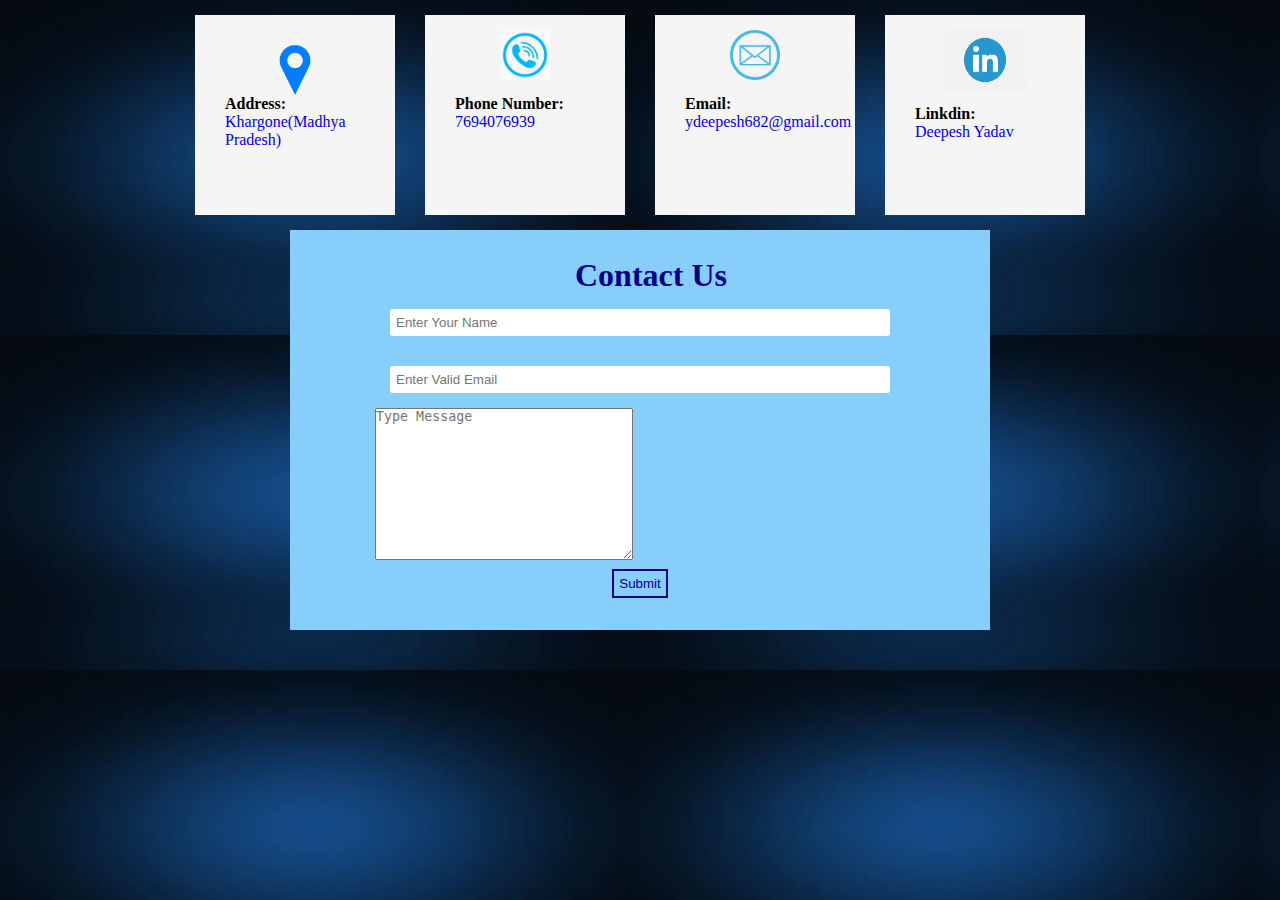
<file: assets/contact.html>
<!DOCTYPE html>
<html lang="en">
  <head>
    <meta charset="UTF-8" />
    <meta http-equiv="X-UA-Compatible" content="IE=edge" />
    <meta name="viewport" content="width=device-width, initial-scale=1.0" />
    <title>Document</title>
    <style>
      * {
        margin: 0px;
        padding: 0px;
        box-sizing: border-box;
      }
      body {
       background-image: url(./abstract-luxury-gradient-blue-background-smooth-dark-blue-with-black-vignette-studio-banner_1258-52393.webp);
      }

      .container {
        width: 100%;
        height: 100%;
        display: flex;
        justify-content: center;
        position: relative;
      }
      .box {
        border: none;
        background-color: whitesmoke;
        width: 200px;
        height: 200px;
        padding: 15px;
        margin: 15px;
      }
      .box img {
        display: flex;
        justify-content: center;
        margin: auto;
      }
      .logo {
        margin: 15px;
      }
      .logo a {
        text-decoration: none;
      }
      #card {
        display: flex;
        justify-content: center;
        align-items: center;
        background-color: lightskyblue;
        width: 700px;
        height: 400px;
        margin: auto;
      }
      #card h1{
        margin-left: 200px;
        color: darkblue;
      }

      #card input {
        width: 500px;
        margin: 15px;
        padding: 6px;
        border-radius: 3px;
        border: none;
      }
      .firstcard {
        margin: 10px;
        padding: 15px;
      }
  
      .firstcard button{
        background: none;
        border: 2px solid darkblue;
        color: darkblue;
        margin: 5px;
        padding: 5px;
        font-family: 'Franklin Gothic Medium', 'Arial Narrow', Arial, sans-serif;
      }
      .firstcard button:hover{
        cursor: pointer;
        background-color: darkblue;
        color: white;
      }
      #btn{
        display: flex;
        justify-content: center;
        
      }
    </style>
  </head>
  <body>
    <div class="container">
      <div class="box">
        <div class="logo">
          <img
            src="./blue-location-icon-26.png"
            alt=""
            width="50px"
            height="50px"
          />
          <span><b>Address:</b></span>
          <a href="#">Khargone(Madhya Pradesh)</a>
        </div>
      </div>
      <div class="box">
        <img src="./contact.png" alt="" width="50px" height="50px" />
        <div class="logo">
          <span><b>Phone Number:</b></span>
         <a href="tel:+917694076939">7694076939</a>
          
        </div>
      </div>
      <div class="box">
        <img src="./email.png" alt="" width="50px" height="50px" />
        <div class="logo">
          <span><b>Email:</b></span>
          <a href="mailto:ydeepesh682@gmail.com">ydeepesh682@gmail.com</a>
        </div>
      </div>
      <div class="box">
        <img src="./linkdin.png" alt="" width="80px" height="60px" />
        <div class="logo">
          <span><b>Linkdin:</b></span><br>
          <a href="https://www.linkedin.com/in/deepesh-yadav-5b5612226">Deepesh Yadav</a>
        </div>
      </div>
    </div>
    <div id="card">
      <div class="firstcard">
        <h1>Contact Us</h1>
        <p>
          <label for="">
            <input
              type="text"
              id="text"
              name="name"
              placeholder="Enter Your Name" required
            />
          </label>
        </p>
        <p>
          <label for="">
            <input
              type="email"
              id="email"
              name="email"
              placeholder="Enter Valid Email" required
            />
          </label>
        </p>
        <p>
          <textarea name="message" id="message" cols="30" rows="10" placeholder="Type Message"></textarea>
        </p>
        <p id="btn">
          <button>Submit</button>
        </p>
      </div>
    </div>
  </body>
</html>
</file>
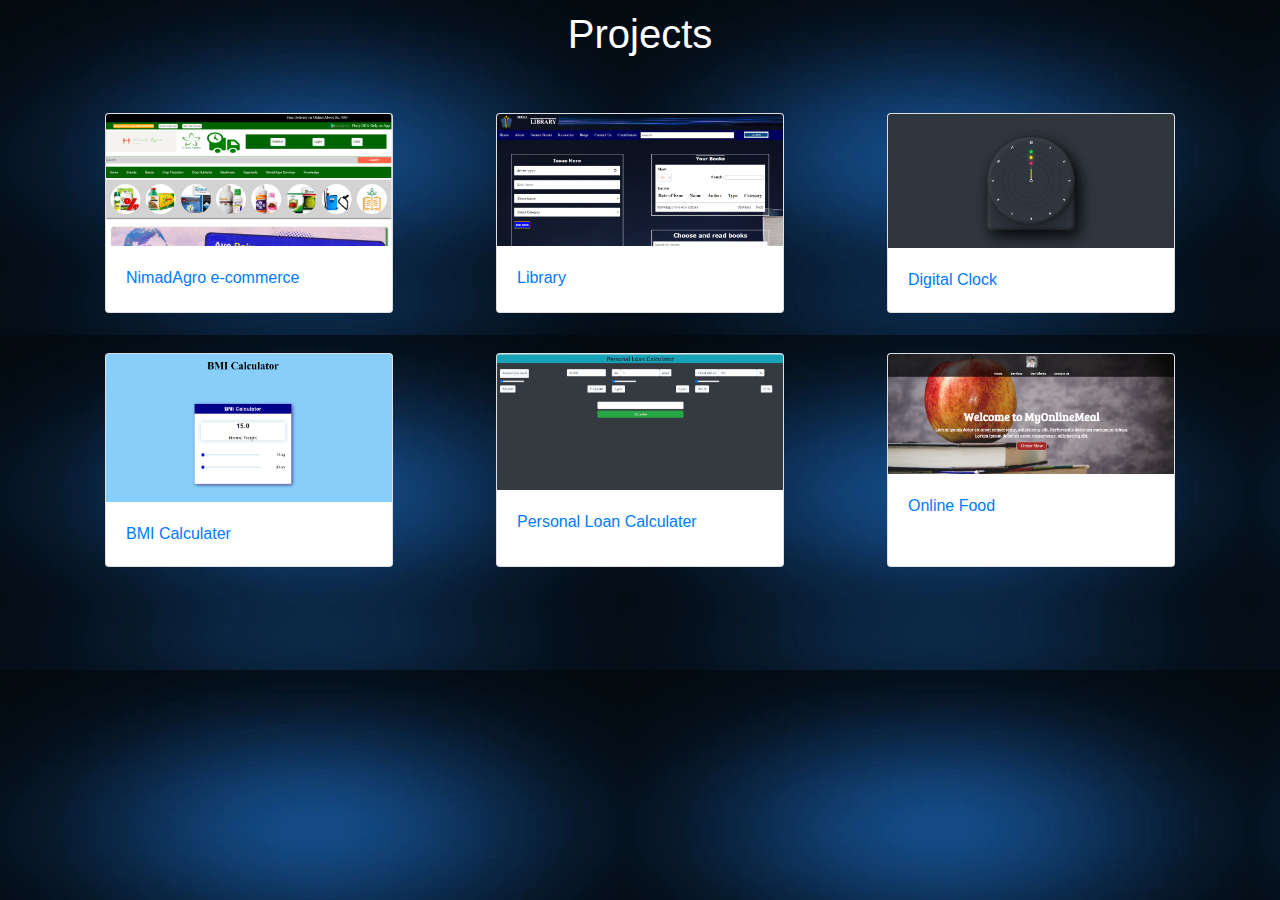
<file: assets/projects.html>
<!DOCTYPE html>
<html lang="en">
  <head>
    <!-- Required meta tags -->
    <meta charset="utf-8" />
    <meta
      name="viewport"
      content="width=device-width, initial-scale=1, shrink-to-fit=no"
    />

    <!-- Bootstrap CSS -->
    <link
      rel="stylesheet"
      href="https://cdn.jsdelivr.net/npm/bootstrap@4.4.1/dist/css/bootstrap.min.css"
      integrity="sha384-Vkoo8x4CGsO3+Hhxv8T/Q5PaXtkKtu6ug5TOeNV6gBiFeWPGFN9MuhOf23Q9Ifjh"
      crossorigin="anonymous"
    />

    <title>Hello, world!</title>
    <style>
      body {
        background-image: url(../projects/abstract-luxury-gradient-blue-background-smooth-dark-blue-with-black-vignette-studio-banner_1258-52393.webp);
      }
      h1 {
        display: flex;
        justify-content: center;
        margin: 10px;
        color: white;
      }
      .projects.col-md-12.col-md-6 {
        display: flex;
        justify-content: space-between;
        margin: auto;
        gap: 20px;
        top: 25px;
        padding: 20px;
      }
    </style>
  </head>
  <body>
    <h1>Projects</h1>
    <div class="container">
      <div class="projects col-md-12 col-md-6">
        <div class="card" style="width: 18rem">
          <img
            src="../projects/Nimad Agro.png"
            class="card-img-top"
            alt="..."
          />
          <div class="card-body">
            <a href="../projects/NimadAgro/index.html" target="_blank"
              >NimadAgro e-commerce</a
            >
            <p class="card-text">
              
            </p>
          </div>
        </div>
        <div class="card" style="width: 18rem">
          <img src="../projects/Library.png" class="card-img-top" alt="..." />
          <div class="card-body">
            <a href="../projects/Books Library/index.html" target="_blank">
              Library
            </a>
            <p class="card-text">
            
            </p>
          </div>
        </div>
        <div class="card" style="width: 18rem">
          <img
            src="../projects/Digital Clock.png"
            class="card-img-top"
            alt="..."
          />
          <div class="card-body">
            <a href="../projects/Digital Clock/index.html" target="_blank"
              >Digital Clock
            </a>
            <p class="card-text">
            
            </p>
          </div>
        </div>
      </div>
    </div>
    <div class="container">
      <div class="projects col-md-12 col-md-6">
        <div class="card" style="width: 18rem">
          <img
            src="../projects/BMI Calculator.png"
            class="card-img-top"
            alt="..."
          />
          <div class="card-body">
            <a href="../projects/BMI Calculater/index.html" target="_blank"
              >BMI Calculater
            </a>
            <p class="card-text"></p>
          </div>
        </div>
        <div class="card" style="width: 18rem">
          <img
            src="../projects/personal loan.png"
            class="card-img-top"
            alt="..."
          />
          <div class="card-body">
            <a href="../projects/HDFC/index.html" target="_blank"
              >Personal Loan Calculater</a
            >
            <p class="card-text">
         
            </p>
          </div>
        </div>
        <div class="card" style="width: 18rem">
          <img
            src="../projects/Online food.png"
            class="card-img-top"
            alt="..."
          />
          <div class="card-body">
            <a href="../projects/Online Food/index.html" target="_blank"
              >Online Food</a
            >
            <p class="card-text">
       
            </p>
          </div>
        </div>
      </div>
    </div>

    <!-- Optional JavaScript -->
    <!-- jQuery first, then Popper.js, then Bootstrap JS -->
    <script
      src="https://code.jquery.com/jquery-3.4.1.slim.min.js"
      integrity="sha384-J6qa4849blE2+poT4WnyKhv5vZF5SrPo0iEjwBvKU7imGFAV0wwj1yYfoRSJoZ+n"
      crossorigin="anonymous"
    ></script>


    <script
      src="https://cdn.jsdelivr.net/npm/popper.js@1.16.0/dist/umd/popper.min.js"
      integrity="sha384-Q6E9RHvbIyZFJoft+2mJbHaEWldlvI9IOYy5n3zV9zzTtmI3UksdQRVvoxMfooAo"
      crossorigin="anonymous"
    ></script>
    <script
      src="https://cdn.jsdelivr.net/npm/bootstrap@4.4.1/dist/js/bootstrap.min.js"
      integrity="sha384-wfSDF2E50Y2D1uUdj0O3uMBJnjuUD4Ih7YwaYd1iqfktj0Uod8GCExl3Og8ifwB6"
      crossorigin="anonymous"
    ></script>
  </body>
</html>
</file>
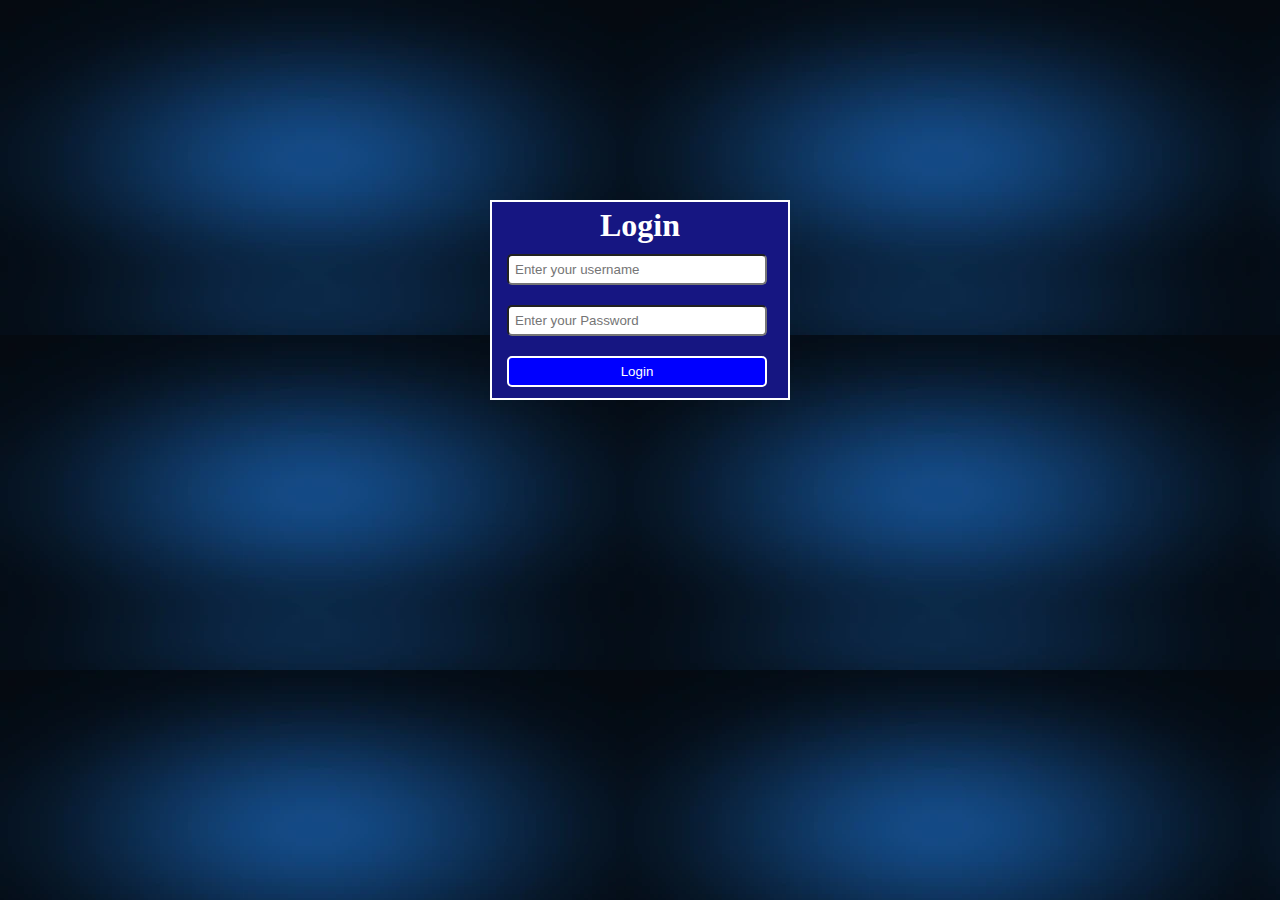
<file: projects/Books Library/login.html>
<!DOCTYPE html>
<html lang="en">
<head>
    <meta charset="UTF-8">
    <meta http-equiv="X-UA-Compatible" content="IE=edge">
    <meta name="viewport" content="width=\, initial-scale=1.0">
    <title>Login Page</title>
    <script>
        function validate()
        {
        var username=document.getElementById("username").value;
        var password=document.getElementById("Password").value;
        if(username=="admin"&& password=="user")
        {
          alert("login sucesfully");
          return false;
        }
        else{
          alert("login faild")
        }
      }
      </script>
      <style>
        *{
            margin: 0px;
            padding: 0px;
            box-sizing: border-box;
        }

        body{
            background-image: url(./abstract-luxury-gradient-blue-background-smooth-dark-blue-with-black-vignette-studio-banner_1258-52393.webp);
        }
        form {
            display: flex;
            justify-content: center;
            margin: auto;
            padding-top: 200px;
        }
        #small{
            border: 2px solid white;
            background: rgb(22, 22, 130);
            color: white;
            padding: 5px;
            width: 300px;
            height: 200px;
        }

        #small h1{
            display: flex;
            justify-content: center;

        }
        #small p{
            padding: 10px;
        }
        #small input{
            padding: 6px;
            border-radius: 5px;
            width: 260px;
        }
        #login{
            display: flex;
            justify-content: center;
            background: blue;
            padding: 5px;
            color: white;
         
            border: 2px solid white;
        }
        #login:hover{
            background: darkgreen;
            cursor: pointer;
        }
      </style>
</head>
<body>

    <form class="Box" action="Loginpage.html" method="POST">
        <div id="small">
            <h1>Login</h1>
            <p>
        <input type="text"  name="" placeholder="Enter your username" id="username">
    </p>
    <p>
        <input type="text"  name="" placeholder="Enter your Password" id="Password">
    </p>   
     <p>
        <input type="submit" name="" value="Login" id="login"> 
    </p>
    </div>
    </form>
    
</body>
</html>
</file>
<file: projects/Digital Clock/style.css>
@import url("httpa://fonts.googleapis.com/css2?family=Poppins:wght@200;300;400;500;600;700;800;900&display=swap");
 
*{
    margin: 0;
    padding: 0;
    box-sizing: border-box;
    font-family: "Poppins" ,sans-serif;
}
body{
    display: flex;
    justify-content: center;
    align-items: center;
    min-height: 100vh;
    background: #2f363e;
}
.container{
    position: relative;
    display: flex;
    flex-direction: column;
    justify-content: center;
    border-radius: 20px;
    border-top-left-radius: 225px;
    border-top-right-radius: 225px;
    box-shadow: 25px 25px 75px rgba(0,0,0,0.75),
    10px 50px 70px rgba(0,0,0,0.25), 
    inset 5px 5px 10px rgba(0,0,0,0.25),
    inset 5px 5px 20px rgba(255,255,255,0.2),
    inset -5px -5px 15px rgba(0,0,0,0.75);
    background: #2f363e;
}

.clock{
    position: relative;
    display: flex;
    justify-content: center;
    align-items: center;
    margin-bottom: 30px;
    width: 450px;
    height: 450px;
    border-radius: 50%;
    box-shadow: 10px 50px 70px rgba(0,0,0,0.25),
    5px 5px 10px rgba(0,0,0,0.25), 
    inset 5px 5px 10px rgba(0,0,0,0.25),
    inset 5px 5px 20px rgba(255,255,255,0.2),
    inset -5px -5px 15px rgba(0,0,0,0.75);
    /* box-shadow: 10px 50px 70px rgba(0,0,0,0.25),
    5px 5px 10px rgba(0,0,0,0.25),
    inset 5px 5px 5px  gray,
    inset 5px 5px 20px  black,
    inset -5px -5px 15px  gray; */
    background: #2f363e;
}
.clock::before{
    content: "";
    position: absolute;
    z-index: 100000;
    width: 8px;
    height: 8px;
    border: 3px solid #fff;
    border-radius: 50%;
    background: #2f363e;
}

.clock span{
    position: absolute;
    inset: 20px;
    color: #fff;
    text-align: center;
    transform: rotate(calc(30deg * var(--i)));
    /* 360 /12 = 30deg */
}

.circle{
    position: absolute;
    z-index: 10;
    display: flex;
    justify-content: center;
    align-items: flex-start;
    width: 300px;
    height: 300px;
    border:2px solid rgba(0,0,0,0.25);
    border-radius: 50%;
}

.circle i{
    position: absolute;
    width: 6px;
    height: 50%;
    background: var(--clr);
    opacity: 0.75;
    transform-origin: bottom;
    transform: scaleY(0.5);
}

.circle:nth-child(1) i{
    width:2px;
    
}
circle:nth-child(2) i{
    width: 6px;
}
.circle2{
    z-index: 9;
    width: 240px;
    height: 240px;
}
.circle3{
    z-index: 8;
    width: 180px;
    height: 180px;
}

.circle::before{
    content: "";
    position: absolute;
    top: -8.5px;
    width: 15px;
    height: 15px;
    border-radius: 50%;
    box-shadow: 0 0 20px var(--clr);
    background: var(--clr);
}
/*
#time{
    display: flex;
    margin-bottom: auto;
    margin-left: -360px;
    margin-top: 550px;
    padding: 10px 20px;
    border: 2px solid rgba(0,0,0,0.5);
    border-radius: 40px;
    box-shadow:  10px 50px 70px rgba(0,0,0,0.25), 
    inset 5px 5px 10px rgba(0,0,0,0.25),
    inset 5px 5px 20px rgba(255,255,255,0.2),
    inset -5px -5px 15px rgba(0,0,0,0.75);
    font-size: 2em;
    font-weight: 600;
}

#time div{
    position: relative;
    width: 60px;
    text-align: center;
    font-weight: 500;
    color: var(--clr);
}
#time div:nth-child(1)::after,
#time div:nth-child(2)::after{
    content: "";
    position: absolute;
    right: -4px;
}
#time div:last-child{
    display: flex;
    justify-content: center;
    color: #fff;
    font-size: 0.5em;
}
#time div:nth-child(1)::after,
#time div:nth-child(2)::after{
    animation: animate 1s steps(1) infinite;
} */
@keyframes animate {
    0% {
        opacity: 1;

    }
    50% {
        opacity: 0;
    }
}
</file>
<file: assets/css/main.css>
@import url("fontawesome-all.min.css");
@import url("https://fonts.googleapis.com/css?family=Raleway:400,400italic,700,800");

/*
	Highlights by HTML5 UP
	html5up.net | @ajlkn
	Free for personal and commercial use under the CCA 3.0 license (html5up.net/license)
*/

html, body, div, span, applet, object,
iframe, h1, h2, h3, h4, h5, h6, p, blockquote,
pre, a, abbr, acronym, address, big, cite,
code, del, dfn, em, img, ins, kbd, q, s, samp,
small, strike, strong, sub, sup, tt, var, b,
u, i, center, dl, dt, dd, ol, ul, li, fieldset,
form, label, legend, table, caption, tbody,
tfoot, thead, tr, th, td, article, aside,
canvas, details, embed, figure, figcaption,
footer, header, hgroup, menu, nav, output, ruby,
section, summary, time, mark, audio, video {
	margin: 0;
	padding: 0;
	border: 0;
	font-size: 100%;
	font: inherit;
	vertical-align: baseline;}

article, aside, details, figcaption, figure,
footer, header, hgroup, menu, nav, section {
	display: block;}

body {
	line-height: 1;
}

ol, ul {
	list-style: none;
}

blockquote, q {
	quotes: none;
}

	blockquote:before, blockquote:after, q:before, q:after {
		content: '';
		content: none;
	}

table {
	border-collapse: collapse;
	border-spacing: 0;
}

body {
	-webkit-text-size-adjust: none;
}

mark {
	background-color: transparent;
	color: inherit;
}

input::-moz-focus-inner {
	border: 0;
	padding: 0;
}

input, select, textarea {
	-moz-appearance: none;
	-webkit-appearance: none;
	-ms-appearance: none;
	appearance: none;
}

/* Basic */

	html {
		box-sizing: border-box;
	}

	*, *:before, *:after {
		box-sizing: inherit;
	}

	html {
		background-color: #313a3d;
		background-attachment: fixed,						fixed;
		background-image: url("images/overlay.png"), url("../../images/bg.jpg");
		background-position: top left,					center center;
		background-repeat: repeat,						none;
		background-size: auto,						cover;
	}

	html.is-preload *, html.is-preload *:before, html.is-preload *:after {
		-moz-animation: none !important;
		-webkit-animation: none !important;
		-ms-animation: none !important;
		animation: none !important;
		-moz-transition: none !important;
		-webkit-transition: none !important;
		-ms-transition: none !important;
		transition: none !important;
	}

	html.is-touch {
		height: 100vh;
		overflow: hidden;
	}

		html.is-touch #wrapper {
			-webkit-backface-visibility: hidden;
			-webkit-overflow-scrolling: touch;
			-webkit-transform: translate3d(0, 0, 0);
			height: 100vh;
			overflow: auto;
		}

	body, input, select, textarea {
		color: #6f7577;
		font-family: "Raleway", "Helvetica", sans-serif;
		font-size: 15pt;
		font-weight: 400;
		line-height: 1.75em;
	}

	a {
		-moz-transition: color 0.2s ease-in-out, border-bottom-color 0.2s ease-in-out;
		-webkit-transition: color 0.2s ease-in-out, border-bottom-color 0.2s ease-in-out;
		-ms-transition: color 0.2s ease-in-out, border-bottom-color 0.2s ease-in-out;
		transition: color 0.2s ease-in-out, border-bottom-color 0.2s ease-in-out;
		border-bottom: dotted 1px;
		color: #8cd1a8;
		text-decoration: none;
	}

		a:hover {
			border-bottom-color: transparent !important;
			color: #8cd1a8 !important;
			text-decoration: none;
		}

	strong, b {
		color: #61686b;
		font-weight: 700;
	}

	em, i {
		font-style: italic;
	}

	p {
		margin: 0 0 2em 0;
	}

	h1, h2, h3, h4, h5, h6 {
		color: #61686b;
		font-weight: 800;
		letter-spacing: 0.075em;
		line-height: 1em;
		margin: 0 0 1em 0;
		text-transform: uppercase;
	}

		h1 a, h2 a, h3 a, h4 a, h5 a, h6 a {
			color: inherit;
			text-decoration: none;
		}

	h2 {
		font-size: 1.75em;
		line-height: 1.5em;
	}

	h3 {
		font-size: 1em;
		line-height: 1.5em;
	}

	h4 {
		font-size: 0.9em;
		line-height: 1.5em;
	}

	h5 {
		font-size: 0.8em;
		line-height: 1.5em;
	}

	h6 {
		font-size: 0.7em;
		line-height: 1.5em;
	}

	sub {
		font-size: 0.8em;
		position: relative;
		top: 0.5em;
	}

	sup {
		font-size: 0.8em;
		position: relative;
		top: -0.5em;
	}

	hr {
		border: 0;
		border-bottom: solid 1px #dddddd;
		margin: 2em 0;
	}

		hr.major {
			margin: 3em 0;
		}

	blockquote {
		border-left: solid 6px #dddddd;
		font-style: italic;
		margin: 0 0 2em 0;
		padding: 0.5em 0 0.5em 1.5em;
	}

	code {
		background: rgba(144, 144, 144, 0.075);
		font-family: "Courier New", monospace;
		font-size: 0.9em;
		margin: 0 0.25em;
		padding: 0.25em 0.65em;
	}

	pre {
		-webkit-overflow-scrolling: touch;
		font-family: "Courier New", monospace;
		font-size: 0.9em;
		margin: 0 0 2em 0;
	}

		pre code {
			display: block;
			line-height: 1.75em;
			padding: 1em 1.5em;
			overflow-x: auto;
		}

	.align-left {
		text-align: left;
	}

	.align-center {
		text-align: center;
	}

	.align-right {
		text-align: right;
	}

/* Container */

	.container {
		margin: 0 auto;
		max-width: calc(100% - 4em);
		width: 35em;
	}

		.container.xsmall {
			width: 8.75em;
		}

		.container.small {
			width: 17.5em;
		}

		.container.medium {
			width: 26.25em;
		}

		.container.large {
			width: 43.75em;
		}

		.container.xlarge {
			width: 52.5em;
		}

		.container.max {
			width: 100%;
		}

		@media screen and (max-width: 980px) {

			.container {
				width: 80% !important;
				max-width: 100% !important;
			}

		}

		@media screen and (max-width: 480px) {

			.container {
				width: 100% !important;
			}

		}

/* Row */

	.row {
		display: flex;
		flex-wrap: wrap;
		box-sizing: border-box;
		align-items: stretch;
	}

		.row > * {
			box-sizing: border-box;
		}

		.row.gtr-uniform > * > :last-child {
			margin-bottom: 0;
		}

		.row.aln-left {
			justify-content: flex-start;
		}

		.row.aln-center {
			justify-content: center;
		}

		.row.aln-right {
			justify-content: flex-end;
		}

		.row.aln-top {
			align-items: flex-start;
		}

		.row.aln-middle {
			align-items: center;
		}

		.row.aln-bottom {
			align-items: flex-end;
		}

		.row > .imp {
			order: -1;
		}

		.row > .col-1 {
			width: 8.33333%;
		}

		.row > .off-1 {
			margin-left: 8.33333%;
		}

		.row > .col-2 {
			width: 16.66667%;
		}

		.row > .off-2 {
			margin-left: 16.66667%;
		}

		.row > .col-3 {
			width: 25%;
		}

		.row > .off-3 {
			margin-left: 25%;
		}

		.row > .col-4 {
			width: 33.33333%;
		}

		.row > .off-4 {
			margin-left: 33.33333%;
		}

		.row > .col-5 {
			width: 41.66667%;
		}

		.row > .off-5 {
			margin-left: 41.66667%;
		}

		.row > .col-6 {
			width: 50%;
		}

		.row > .off-6 {
			margin-left: 50%;
		}

		.row > .col-7 {
			width: 58.33333%;
		}

		.row > .off-7 {
			margin-left: 58.33333%;
		}

		.row > .col-8 {
			width: 66.66667%;
		}

		.row > .off-8 {
			margin-left: 66.66667%;
		}

		.row > .col-9 {
			width: 75%;
		}

		.row > .off-9 {
			margin-left: 75%;
		}

		.row > .col-10 {
			width: 83.33333%;
		}

		.row > .off-10 {
			margin-left: 83.33333%;
		}

		.row > .col-11 {
			width: 91.66667%;
		}

		.row > .off-11 {
			margin-left: 91.66667%;
		}

		.row > .col-12 {
			width: 100%;
		}

		.row > .off-12 {
			margin-left: 100%;
		}

		.row.gtr-0 {
			margin-top: 0;
			margin-left: 0em;
		}

			.row.gtr-0 > * {
				padding: 0 0 0 0em;
			}

			.row.gtr-0.gtr-uniform {
				margin-top: 0em;
			}

				.row.gtr-0.gtr-uniform > * {
					padding-top: 0em;
				}

		.row.gtr-25 {
			margin-top: 0;
			margin-left: -0.375em;
		}

			.row.gtr-25 > * {
				padding: 0 0 0 0.375em;
			}

			.row.gtr-25.gtr-uniform {
				margin-top: -0.375em;
			}

				.row.gtr-25.gtr-uniform > * {
					padding-top: 0.375em;
				}

		.row.gtr-50 {
			margin-top: 0;
			margin-left: -0.75em;
		}

			.row.gtr-50 > * {
				padding: 0 0 0 0.75em;
			}

			.row.gtr-50.gtr-uniform {
				margin-top: -0.75em;
			}

				.row.gtr-50.gtr-uniform > * {
					padding-top: 0.75em;
				}

		.row {
			margin-top: 0;
			margin-left: -1.5em;
		}

			.row > * {
				padding: 0 0 0 1.5em;
			}

			.row.gtr-uniform {
				margin-top: -1.5em;
			}

				.row.gtr-uniform > * {
					padding-top: 1.5em;
				}

		.row.gtr-150 {
			margin-top: 0;
			margin-left: -2.25em;
		}

			.row.gtr-150 > * {
				padding: 0 0 0 2.25em;
			}

			.row.gtr-150.gtr-uniform {
				margin-top: -2.25em;
			}

				.row.gtr-150.gtr-uniform > * {
					padding-top: 2.25em;
				}

		.row.gtr-200 {
			margin-top: 0;
			margin-left: -3em;
		}

			.row.gtr-200 > * {
				padding: 0 0 0 3em;
			}

			.row.gtr-200.gtr-uniform {
				margin-top: -3em;
			}

				.row.gtr-200.gtr-uniform > * {
					padding-top: 3em;
				}

		@media screen and (max-width: 1680px) {

			.row {
				display: flex;
				flex-wrap: wrap;
				box-sizing: border-box;
				align-items: stretch;
			}

				.row > * {
					box-sizing: border-box;
				}

				.row.gtr-uniform > * > :last-child {
					margin-bottom: 0;
				}

				.row.aln-left {
					justify-content: flex-start;
				}

				.row.aln-center {
					justify-content: center;
				}

				.row.aln-right {
					justify-content: flex-end;
				}

				.row.aln-top {
					align-items: flex-start;
				}

				.row.aln-middle {
					align-items: center;
				}

				.row.aln-bottom {
					align-items: flex-end;
				}

				.row > .imp-large {
					order: -1;
				}

				.row > .col-1-large {
					width: 8.33333%;
				}

				.row > .off-1-large {
					margin-left: 8.33333%;
				}

				.row > .col-2-large {
					width: 16.66667%;
				}

				.row > .off-2-large {
					margin-left: 16.66667%;
				}

				.row > .col-3-large {
					width: 25%;
				}

				.row > .off-3-large {
					margin-left: 25%;
				}

				.row > .col-4-large {
					width: 33.33333%;
				}

				.row > .off-4-large {
					margin-left: 33.33333%;
				}

				.row > .col-5-large {
					width: 41.66667%;
				}

				.row > .off-5-large {
					margin-left: 41.66667%;
				}

				.row > .col-6-large {
					width: 50%;
				}

				.row > .off-6-large {
					margin-left: 50%;
				}

				.row > .col-7-large {
					width: 58.33333%;
				}

				.row > .off-7-large {
					margin-left: 58.33333%;
				}

				.row > .col-8-large {
					width: 66.66667%;
				}

				.row > .off-8-large {
					margin-left: 66.66667%;
				}

				.row > .col-9-large {
					width: 75%;
				}

				.row > .off-9-large {
					margin-left: 75%;
				}

				.row > .col-10-large {
					width: 83.33333%;
				}

				.row > .off-10-large {
					margin-left: 83.33333%;
				}

				.row > .col-11-large {
					width: 91.66667%;
				}

				.row > .off-11-large {
					margin-left: 91.66667%;
				}

				.row > .col-12-large {
					width: 100%;
				}

				.row > .off-12-large {
					margin-left: 100%;
				}

				.row.gtr-0 {
					margin-top: 0;
					margin-left: 0em;
				}

					.row.gtr-0 > * {
						padding: 0 0 0 0em;
					}

					.row.gtr-0.gtr-uniform {
						margin-top: 0em;
					}

						.row.gtr-0.gtr-uniform > * {
							padding-top: 0em;
						}

				.row.gtr-25 {
					margin-top: 0;
					margin-left: -0.375em;
				}

					.row.gtr-25 > * {
						padding: 0 0 0 0.375em;
					}

					.row.gtr-25.gtr-uniform {
						margin-top: -0.375em;
					}

						.row.gtr-25.gtr-uniform > * {
							padding-top: 0.375em;
						}

				.row.gtr-50 {
					margin-top: 0;
					margin-left: -0.75em;
				}

					.row.gtr-50 > * {
						padding: 0 0 0 0.75em;
					}

					.row.gtr-50.gtr-uniform {
						margin-top: -0.75em;
					}

						.row.gtr-50.gtr-uniform > * {
							padding-top: 0.75em;
						}

				.row {
					margin-top: 0;
					margin-left: -1.5em;
				}

					.row > * {
						padding: 0 0 0 1.5em;
					}

					.row.gtr-uniform {
						margin-top: -1.5em;
					}

						.row.gtr-uniform > * {
							padding-top: 1.5em;
						}

				.row.gtr-150 {
					margin-top: 0;
					margin-left: -2.25em;
				}

					.row.gtr-150 > * {
						padding: 0 0 0 2.25em;
					}

					.row.gtr-150.gtr-uniform {
						margin-top: -2.25em;
					}

						.row.gtr-150.gtr-uniform > * {
							padding-top: 2.25em;
						}

				.row.gtr-200 {
					margin-top: 0;
					margin-left: -3em;
				}

					.row.gtr-200 > * {
						padding: 0 0 0 3em;
					}

					.row.gtr-200.gtr-uniform {
						margin-top: -3em;
					}

						.row.gtr-200.gtr-uniform > * {
							padding-top: 3em;
						}

		}

		@media screen and (max-width: 980px) {

			.row {
				display: flex;
				flex-wrap: wrap;
				box-sizing: border-box;
				align-items: stretch;
			}

				.row > * {
					box-sizing: border-box;
				}

				.row.gtr-uniform > * > :last-child {
					margin-bottom: 0;
				}

				.row.aln-left {
					justify-content: flex-start;
				}

				.row.aln-center {
					justify-content: center;
				}

				.row.aln-right {
					justify-content: flex-end;
				}

				.row.aln-top {
					align-items: flex-start;
				}

				.row.aln-middle {
					align-items: center;
				}

				.row.aln-bottom {
					align-items: flex-end;
				}

				.row > .imp-medium {
					order: -1;
				}

				.row > .col-1-medium {
					width: 8.33333%;
				}

				.row > .off-1-medium {
					margin-left: 8.33333%;
				}

				.row > .col-2-medium {
					width: 16.66667%;
				}

				.row > .off-2-medium {
					margin-left: 16.66667%;
				}

				.row > .col-3-medium {
					width: 25%;
				}

				.row > .off-3-medium {
					margin-left: 25%;
				}

				.row > .col-4-medium {
					width: 33.33333%;
				}

				.row > .off-4-medium {
					margin-left: 33.33333%;
				}

				.row > .col-5-medium {
					width: 41.66667%;
				}

				.row > .off-5-medium {
					margin-left: 41.66667%;
				}

				.row > .col-6-medium {
					width: 50%;
				}

				.row > .off-6-medium {
					margin-left: 50%;
				}

				.row > .col-7-medium {
					width: 58.33333%;
				}

				.row > .off-7-medium {
					margin-left: 58.33333%;
				}

				.row > .col-8-medium {
					width: 66.66667%;
				}

				.row > .off-8-medium {
					margin-left: 66.66667%;
				}

				.row > .col-9-medium {
					width: 75%;
				}

				.row > .off-9-medium {
					margin-left: 75%;
				}

				.row > .col-10-medium {
					width: 83.33333%;
				}

				.row > .off-10-medium {
					margin-left: 83.33333%;
				}

				.row > .col-11-medium {
					width: 91.66667%;
				}

				.row > .off-11-medium {
					margin-left: 91.66667%;
				}

				.row > .col-12-medium {
					width: 100%;
				}

				.row > .off-12-medium {
					margin-left: 100%;
				}

				.row.gtr-0 {
					margin-top: 0;
					margin-left: 0em;
				}

					.row.gtr-0 > * {
						padding: 0 0 0 0em;
					}

					.row.gtr-0.gtr-uniform {
						margin-top: 0em;
					}

						.row.gtr-0.gtr-uniform > * {
							padding-top: 0em;
						}

				.row.gtr-25 {
					margin-top: 0;
					margin-left: -0.375em;
				}

					.row.gtr-25 > * {
						padding: 0 0 0 0.375em;
					}

					.row.gtr-25.gtr-uniform {
						margin-top: -0.375em;
					}

						.row.gtr-25.gtr-uniform > * {
							padding-top: 0.375em;
						}

				.row.gtr-50 {
					margin-top: 0;
					margin-left: -0.75em;
				}

					.row.gtr-50 > * {
						padding: 0 0 0 0.75em;
					}

					.row.gtr-50.gtr-uniform {
						margin-top: -0.75em;
					}

						.row.gtr-50.gtr-uniform > * {
							padding-top: 0.75em;
						}

				.row {
					margin-top: 0;
					margin-left: -1.5em;
				}

					.row > * {
						padding: 0 0 0 1.5em;
					}

					.row.gtr-uniform {
						margin-top: -1.5em;
					}

						.row.gtr-uniform > * {
							padding-top: 1.5em;
						}

				.row.gtr-150 {
					margin-top: 0;
					margin-left: -2.25em;
				}

					.row.gtr-150 > * {
						padding: 0 0 0 2.25em;
					}

					.row.gtr-150.gtr-uniform {
						margin-top: -2.25em;
					}

						.row.gtr-150.gtr-uniform > * {
							padding-top: 2.25em;
						}

				.row.gtr-200 {
					margin-top: 0;
					margin-left: -3em;
				}

					.row.gtr-200 > * {
						padding: 0 0 0 3em;
					}

					.row.gtr-200.gtr-uniform {
						margin-top: -3em;
					}

						.row.gtr-200.gtr-uniform > * {
							padding-top: 3em;
						}

		}

		@media screen and (max-width: 736px) {

			.row {
				display: flex;
				flex-wrap: wrap;
				box-sizing: border-box;
				align-items: stretch;
			}

				.row > * {
					box-sizing: border-box;
				}

				.row.gtr-uniform > * > :last-child {
					margin-bottom: 0;
				}

				.row.aln-left {
					justify-content: flex-start;
				}

				.row.aln-center {
					justify-content: center;
				}

				.row.aln-right {
					justify-content: flex-end;
				}

				.row.aln-top {
					align-items: flex-start;
				}

				.row.aln-middle {
					align-items: center;
				}

				.row.aln-bottom {
					align-items: flex-end;
				}

				.row > .imp-small {
					order: -1;
				}

				.row > .col-1-small {
					width: 8.33333%;
				}

				.row > .off-1-small {
					margin-left: 8.33333%;
				}

				.row > .col-2-small {
					width: 16.66667%;
				}

				.row > .off-2-small {
					margin-left: 16.66667%;
				}

				.row > .col-3-small {
					width: 25%;
				}

				.row > .off-3-small {
					margin-left: 25%;
				}

				.row > .col-4-small {
					width: 33.33333%;
				}

				.row > .off-4-small {
					margin-left: 33.33333%;
				}

				.row > .col-5-small {
					width: 41.66667%;
				}

				.row > .off-5-small {
					margin-left: 41.66667%;
				}

				.row > .col-6-small {
					width: 50%;
				}

				.row > .off-6-small {
					margin-left: 50%;
				}

				.row > .col-7-small {
					width: 58.33333%;
				}

				.row > .off-7-small {
					margin-left: 58.33333%;
				}

				.row > .col-8-small {
					width: 66.66667%;
				}

				.row > .off-8-small {
					margin-left: 66.66667%;
				}

				.row > .col-9-small {
					width: 75%;
				}

				.row > .off-9-small {
					margin-left: 75%;
				}

				.row > .col-10-small {
					width: 83.33333%;
				}

				.row > .off-10-small {
					margin-left: 83.33333%;
				}

				.row > .col-11-small {
					width: 91.66667%;
				}

				.row > .off-11-small {
					margin-left: 91.66667%;
				}

				.row > .col-12-small {
					width: 100%;
				}

				.row > .off-12-small {
					margin-left: 100%;
				}

				.row.gtr-0 {
					margin-top: 0;
					margin-left: 0em;
				}

					.row.gtr-0 > * {
						padding: 0 0 0 0em;
					}

					.row.gtr-0.gtr-uniform {
						margin-top: 0em;
					}

						.row.gtr-0.gtr-uniform > * {
							padding-top: 0em;
						}

				.row.gtr-25 {
					margin-top: 0;
					margin-left: -0.25em;
				}

					.row.gtr-25 > * {
						padding: 0 0 0 0.25em;
					}

					.row.gtr-25.gtr-uniform {
						margin-top: -0.25em;
					}

						.row.gtr-25.gtr-uniform > * {
							padding-top: 0.25em;
						}

				.row.gtr-50 {
					margin-top: 0;
					margin-left: -0.5em;
				}

					.row.gtr-50 > * {
						padding: 0 0 0 0.5em;
					}

					.row.gtr-50.gtr-uniform {
						margin-top: -0.5em;
					}

						.row.gtr-50.gtr-uniform > * {
							padding-top: 0.5em;
						}

				.row {
					margin-top: 0;
					margin-left: -1em;
				}

					.row > * {
						padding: 0 0 0 1em;
					}

					.row.gtr-uniform {
						margin-top: -1em;
					}

						.row.gtr-uniform > * {
							padding-top: 1em;
						}

				.row.gtr-150 {
					margin-top: 0;
					margin-left: -1.5em;
				}

					.row.gtr-150 > * {
						padding: 0 0 0 1.5em;
					}

					.row.gtr-150.gtr-uniform {
						margin-top: -1.5em;
					}

						.row.gtr-150.gtr-uniform > * {
							padding-top: 1.5em;
						}

				.row.gtr-200 {
					margin-top: 0;
					margin-left: -2em;
				}

					.row.gtr-200 > * {
						padding: 0 0 0 2em;
					}

					.row.gtr-200.gtr-uniform {
						margin-top: -2em;
					}

						.row.gtr-200.gtr-uniform > * {
							padding-top: 2em;
						}

		}

		@media screen and (max-width: 480px) {

			.row {
				display: flex;
				flex-wrap: wrap;
				box-sizing: border-box;
				align-items: stretch;
			}

				.row > * {
					box-sizing: border-box;
				}

				.row.gtr-uniform > * > :last-child {
					margin-bottom: 0;
				}

				.row.aln-left {
					justify-content: flex-start;
				}

				.row.aln-center {
					justify-content: center;
				}

				.row.aln-right {
					justify-content: flex-end;
				}

				.row.aln-top {
					align-items: flex-start;
				}

				.row.aln-middle {
					align-items: center;
				}

				.row.aln-bottom {
					align-items: flex-end;
				}

				.row > .imp-xsmall {
					order: -1;
				}

				.row > .col-1-xsmall {
					width: 8.33333%;
				}

				.row > .off-1-xsmall {
					margin-left: 8.33333%;
				}

				.row > .col-2-xsmall {
					width: 16.66667%;
				}

				.row > .off-2-xsmall {
					margin-left: 16.66667%;
				}

				.row > .col-3-xsmall {
					width: 25%;
				}

				.row > .off-3-xsmall {
					margin-left: 25%;
				}

				.row > .col-4-xsmall {
					width: 33.33333%;
				}

				.row > .off-4-xsmall {
					margin-left: 33.33333%;
				}

				.row > .col-5-xsmall {
					width: 41.66667%;
				}

				.row > .off-5-xsmall {
					margin-left: 41.66667%;
				}

				.row > .col-6-xsmall {
					width: 50%;
				}

				.row > .off-6-xsmall {
					margin-left: 50%;
				}

				.row > .col-7-xsmall {
					width: 58.33333%;
				}

				.row > .off-7-xsmall {
					margin-left: 58.33333%;
				}

				.row > .col-8-xsmall {
					width: 66.66667%;
				}

				.row > .off-8-xsmall {
					margin-left: 66.66667%;
				}

				.row > .col-9-xsmall {
					width: 75%;
				}

				.row > .off-9-xsmall {
					margin-left: 75%;
				}

				.row > .col-10-xsmall {
					width: 83.33333%;
				}

				.row > .off-10-xsmall {
					margin-left: 83.33333%;
				}

				.row > .col-11-xsmall {
					width: 91.66667%;
				}

				.row > .off-11-xsmall {
					margin-left: 91.66667%;
				}

				.row > .col-12-xsmall {
					width: 100%;
				}

				.row > .off-12-xsmall {
					margin-left: 100%;
				}

				.row.gtr-0 {
					margin-top: 0;
					margin-left: 0em;
				}

					.row.gtr-0 > * {
						padding: 0 0 0 0em;
					}

					.row.gtr-0.gtr-uniform {
						margin-top: 0em;
					}

						.row.gtr-0.gtr-uniform > * {
							padding-top: 0em;
						}

				.row.gtr-25 {
					margin-top: 0;
					margin-left: -0.25em;
				}

					.row.gtr-25 > * {
						padding: 0 0 0 0.25em;
					}

					.row.gtr-25.gtr-uniform {
						margin-top: -0.25em;
					}

						.row.gtr-25.gtr-uniform > * {
							padding-top: 0.25em;
						}

				.row.gtr-50 {
					margin-top: 0;
					margin-left: -0.5em;
				}

					.row.gtr-50 > * {
						padding: 0 0 0 0.5em;
					}

					.row.gtr-50.gtr-uniform {
						margin-top: -0.5em;
					}

						.row.gtr-50.gtr-uniform > * {
							padding-top: 0.5em;
						}

				.row {
					margin-top: 0;
					margin-left: -1em;
				}

					.row > * {
						padding: 0 0 0 1em;
					}

					.row.gtr-uniform {
						margin-top: -1em;
					}

						.row.gtr-uniform > * {
							padding-top: 1em;
						}

				.row.gtr-150 {
					margin-top: 0;
					margin-left: -1.5em;
				}

					.row.gtr-150 > * {
						padding: 0 0 0 1.5em;
					}

					.row.gtr-150.gtr-uniform {
						margin-top: -1.5em;
					}

						.row.gtr-150.gtr-uniform > * {
							padding-top: 1.5em;
						}

				.row.gtr-200 {
					margin-top: 0;
					margin-left: -2em;
				}

					.row.gtr-200 > * {
						padding: 0 0 0 2em;
					}

					.row.gtr-200.gtr-uniform {
						margin-top: -2em;
					}

						.row.gtr-200.gtr-uniform > * {
							padding-top: 2em;
						}

		}

/* Loader */

	@-moz-keyframes spinner-show {
		0% {
			opacity: 0;
		}

		100% {
			opacity: 1;
		}
	}

	@-webkit-keyframes spinner-show {
		0% {
			opacity: 0;
		}

		100% {
			opacity: 1;
		}
	}

	@-ms-keyframes spinner-show {
		0% {
			opacity: 0;
		}

		100% {
			opacity: 1;
		}
	}

	@keyframes spinner-show {
		0% {
			opacity: 0;
		}

		100% {
			opacity: 1;
		}
	}

	@-moz-keyframes spinner-hide {
		0% {
			color: #464e50;
			z-index: 10001;
			-moz-transform: scale(1) rotate(0deg);
			-webkit-transform: scale(1) rotate(0deg);
			-ms-transform: scale(1) rotate(0deg);
			transform: scale(1) rotate(0deg);
		}

		99% {
			color: #313a3d;
			z-index: 10001;
			-moz-transform: scale(0.5) rotate(360deg);
			-webkit-transform: scale(0.5) rotate(360deg);
			-ms-transform: scale(0.5) rotate(360deg);
			transform: scale(0.5) rotate(360deg);
		}

		100% {
			color: #313a3d;
			z-index: -1;
			-moz-transform: scale(0) rotate(360deg);
			-webkit-transform: scale(0) rotate(360deg);
			-ms-transform: scale(0) rotate(360deg);
			transform: scale(0) rotate(360deg);
		}
	}

	@-webkit-keyframes spinner-hide {
		0% {
			color: #464e50;
			z-index: 10001;
			-moz-transform: scale(1) rotate(0deg);
			-webkit-transform: scale(1) rotate(0deg);
			-ms-transform: scale(1) rotate(0deg);
			transform: scale(1) rotate(0deg);
		}

		99% {
			color: #313a3d;
			z-index: 10001;
			-moz-transform: scale(0.5) rotate(360deg);
			-webkit-transform: scale(0.5) rotate(360deg);
			-ms-transform: scale(0.5) rotate(360deg);
			transform: scale(0.5) rotate(360deg);
		}

		100% {
			color: #313a3d;
			z-index: -1;
			-moz-transform: scale(0) rotate(360deg);
			-webkit-transform: scale(0) rotate(360deg);
			-ms-transform: scale(0) rotate(360deg);
			transform: scale(0) rotate(360deg);
		}
	}

	@-ms-keyframes spinner-hide {
		0% {
			color: #464e50;
			z-index: 10001;
			-moz-transform: scale(1) rotate(0deg);
			-webkit-transform: scale(1) rotate(0deg);
			-ms-transform: scale(1) rotate(0deg);
			transform: scale(1) rotate(0deg);
		}

		99% {
			color: #313a3d;
			z-index: 10001;
			-moz-transform: scale(0.5) rotate(360deg);
			-webkit-transform: scale(0.5) rotate(360deg);
			-ms-transform: scale(0.5) rotate(360deg);
			transform: scale(0.5) rotate(360deg);
		}

		100% {
			color: #313a3d;
			z-index: -1;
			-moz-transform: scale(0) rotate(360deg);
			-webkit-transform: scale(0) rotate(360deg);
			-ms-transform: scale(0) rotate(360deg);
			transform: scale(0) rotate(360deg);
		}
	}

	@keyframes spinner-hide {
		0% {
			color: #464e50;
			z-index: 10001;
			-moz-transform: scale(1) rotate(0deg);
			-webkit-transform: scale(1) rotate(0deg);
			-ms-transform: scale(1) rotate(0deg);
			transform: scale(1) rotate(0deg);
		}

		99% {
			color: #313a3d;
			z-index: 10001;
			-moz-transform: scale(0.5) rotate(360deg);
			-webkit-transform: scale(0.5) rotate(360deg);
			-ms-transform: scale(0.5) rotate(360deg);
			transform: scale(0.5) rotate(360deg);
		}

		100% {
			color: #313a3d;
			z-index: -1;
			-moz-transform: scale(0) rotate(360deg);
			-webkit-transform: scale(0) rotate(360deg);
			-ms-transform: scale(0) rotate(360deg);
			transform: scale(0) rotate(360deg);
		}
	}

	@-moz-keyframes spinner-rotate {
		0% {
			-moz-transform: scale(1) rotate(0deg);
			-webkit-transform: scale(1) rotate(0deg);
			-ms-transform: scale(1) rotate(0deg);
			transform: scale(1) rotate(0deg);
		}

		100% {
			-moz-transform: scale(1) rotate(360deg);
			-webkit-transform: scale(1) rotate(360deg);
			-ms-transform: scale(1) rotate(360deg);
			transform: scale(1) rotate(360deg);
		}
	}

	@-webkit-keyframes spinner-rotate {
		0% {
			-moz-transform: scale(1) rotate(0deg);
			-webkit-transform: scale(1) rotate(0deg);
			-ms-transform: scale(1) rotate(0deg);
			transform: scale(1) rotate(0deg);
		}

		100% {
			-moz-transform: scale(1) rotate(360deg);
			-webkit-transform: scale(1) rotate(360deg);
			-ms-transform: scale(1) rotate(360deg);
			transform: scale(1) rotate(360deg);
		}
	}

	@-ms-keyframes spinner-rotate {
		0% {
			-moz-transform: scale(1) rotate(0deg);
			-webkit-transform: scale(1) rotate(0deg);
			-ms-transform: scale(1) rotate(0deg);
			transform: scale(1) rotate(0deg);
		}

		100% {
			-moz-transform: scale(1) rotate(360deg);
			-webkit-transform: scale(1) rotate(360deg);
			-ms-transform: scale(1) rotate(360deg);
			transform: scale(1) rotate(360deg);
		}
	}

	@keyframes spinner-rotate {
		0% {
			-moz-transform: scale(1) rotate(0deg);
			-webkit-transform: scale(1) rotate(0deg);
			-ms-transform: scale(1) rotate(0deg);
			transform: scale(1) rotate(0deg);
		}

		100% {
			-moz-transform: scale(1) rotate(360deg);
			-webkit-transform: scale(1) rotate(360deg);
			-ms-transform: scale(1) rotate(360deg);
			transform: scale(1) rotate(360deg);
		}
	}

	@-moz-keyframes overlay-hide {
		0% {
			opacity: 1;
			z-index: 10000;
		}

		15% {
			opacity: 1;
			z-index: 10000;
		}

		99% {
			opacity: 0;
			z-index: 10000;
		}

		100% {
			opacity: 0;
			z-index: -1;
		}
	}

	@-webkit-keyframes overlay-hide {
		0% {
			opacity: 1;
			z-index: 10000;
		}

		15% {
			opacity: 1;
			z-index: 10000;
		}

		99% {
			opacity: 0;
			z-index: 10000;
		}

		100% {
			opacity: 0;
			z-index: -1;
		}
	}

	@-ms-keyframes overlay-hide {
		0% {
			opacity: 1;
			z-index: 10000;
		}

		15% {
			opacity: 1;
			z-index: 10000;
		}

		99% {
			opacity: 0;
			z-index: 10000;
		}

		100% {
			opacity: 0;
			z-index: -1;
		}
	}

	@keyframes overlay-hide {
		0% {
			opacity: 1;
			z-index: 10000;
		}

		15% {
			opacity: 1;
			z-index: 10000;
		}

		99% {
			opacity: 0;
			z-index: 10000;
		}

		100% {
			opacity: 0;
			z-index: -1;
		}
	}

	html body {
		text-decoration: none;
	}

		html body:before {
			-moz-osx-font-smoothing: grayscale;
			-webkit-font-smoothing: antialiased;
			display: inline-block;
			font-style: normal;
			font-variant: normal;
			text-rendering: auto;
			line-height: 1;
			text-transform: none !important;
			font-family: 'Font Awesome 5 Free';
			font-weight: 900;
		}

		html body:before {
			-moz-animation: spinner-show 1.5s 1 0.25s ease forwards, spinner-hide 0.25s ease-in-out forwards !important;
			-webkit-animation: spinner-show 1.5s 1 0.25s ease forwards, spinner-hide 0.25s ease-in-out forwards !important;
			-ms-animation: spinner-show 1.5s 1 0.25s ease forwards, spinner-hide 0.25s ease-in-out forwards !important;
			animation: spinner-show 1.5s 1 0.25s ease forwards, spinner-hide 0.25s ease-in-out forwards !important;
			-moz-transform-origin: 50% 50%;
			-webkit-transform-origin: 50% 50%;
			-ms-transform-origin: 50% 50%;
			transform-origin: 50% 50%;
			color: #464e50;
			content: '\f1ce';
			cursor: default;
			display: block;
			font-size: 2em;
			height: 2em;
			left: 50%;
			opacity: 0;
			line-height: 2em;
			margin: -1em 0 0 -1em;
			position: fixed;
			text-align: center;
			top: 50%;
			width: 2em;
			z-index: -1;
		}

		html body:after {
			-moz-animation: overlay-hide 1s ease-in forwards !important;
			-webkit-animation: overlay-hide 1s ease-in forwards !important;
			-ms-animation: overlay-hide 1s ease-in forwards !important;
			animation: overlay-hide 1s ease-in forwards !important;
			background: #313a3d;
			content: '';
			display: block;
			height: 100%;
			left: 0;
			opacity: 0;
			position: fixed;
			top: 0;
			width: 100%;
			z-index: -1;
		}

	html.is-preload body:before {
		-moz-animation: spinner-show 1.5s 1 0.25s ease forwards, spinner-rotate 0.75s infinite linear !important;
		-webkit-animation: spinner-show 1.5s 1 0.25s ease forwards, spinner-rotate 0.75s infinite linear !important;
		-ms-animation: spinner-show 1.5s 1 0.25s ease forwards, spinner-rotate 0.75s infinite linear !important;
		animation: spinner-show 1.5s 1 0.25s ease forwards, spinner-rotate 0.75s infinite linear !important;
		z-index: 10001;
	}

	html.is-preload body:after {
		-moz-animation: none !important;
		-webkit-animation: none !important;
		-ms-animation: none !important;
		animation: none !important;
		opacity: 1;
		z-index: 10000;
	}

	@media (-webkit-min-device-pixel-ratio: 2) {

		html body:before {
			line-height: 2.025em;
		}

	}

/* Section/Article */

	section.special, article.special {
		text-align: center;
	}

	header p {
		color: #a8b0b3;
		letter-spacing: 0.05em;
		text-transform: uppercase;
	}

	header h1 + p {
		margin-top: -1em;
	}

	header h2 + p {
		margin-top: -1em;
	}

	header h3 + p {
		margin-top: -0.8em;
	}

	header h4 + p,
	header h5 + p,
	header h6 + p {
		font-size: 0.8em;
		margin-top: -0.6em;
	}

	header.major {
		text-align: center;
	}

		header.major h1, header.major h2, header.major h3, header.major h4, header.major h5, header.major h6 {
			position: relative;
		}

			header.major h1:after, header.major h2:after, header.major h3:after, header.major h4:after, header.major h5:after, header.major h6:after {
				background: #dddddd;
				content: '';
				display: block;
				height: 2px;
				margin: 0.75em auto 0 auto;
				position: relative;
				width: 4em;
			}

		header.major p {
			margin-top: 0;
		}

/* Form */

	form {
		margin: 0 0 2em 0;
	}

	label {
		color: #61686b;
		display: block;
		font-size: 0.9em;
		font-weight: 700;
		margin: 0 0 1em 0;
	}

	input[type="text"],
	input[type="password"],
	input[type="email"],
	select,
	textarea {
		-moz-appearance: none;
		-webkit-appearance: none;
		-ms-appearance: none;
		appearance: none;
		background: rgba(144, 144, 144, 0.15);
		border-radius: 0;
		border: none;
		color: inherit;
		display: block;
		outline: 0;
		padding: 0 1em;
		text-decoration: none;
		width: 100%;
	}

		input[type="text"]:invalid,
		input[type="password"]:invalid,
		input[type="email"]:invalid,
		select:invalid,
		textarea:invalid {
			box-shadow: none;
		}

		input[type="text"]:focus,
		input[type="password"]:focus,
		input[type="email"]:focus,
		select:focus,
		textarea:focus {
			box-shadow: inset 0 0 0 2px #8cd1a8;
		}

	select {
		background-image: url("data:image/svg+xml;charset=utf8,%3Csvg xmlns='http://www.w3.org/2000/svg' width='40' height='40' preserveAspectRatio='none' viewBox='0 0 40 40'%3E%3Cpath d='M9.4,12.3l10.4,10.4l10.4-10.4c0.2-0.2,0.5-0.4,0.9-0.4c0.3,0,0.6,0.1,0.9,0.4l3.3,3.3c0.2,0.2,0.4,0.5,0.4,0.9 c0,0.4-0.1,0.6-0.4,0.9L20.7,31.9c-0.2,0.2-0.5,0.4-0.9,0.4c-0.3,0-0.6-0.1-0.9-0.4L4.3,17.3c-0.2-0.2-0.4-0.5-0.4-0.9 c0-0.4,0.1-0.6,0.4-0.9l3.3-3.3c0.2-0.2,0.5-0.4,0.9-0.4S9.1,12.1,9.4,12.3z' fill='%23a8b0b3' /%3E%3C/svg%3E");
		background-size: 1.25rem;
		background-repeat: no-repeat;
		background-position: calc(100% - 1rem) center;
		height: 3em;
		padding-right: 3em;
		text-overflow: ellipsis;
	}

		select option {
			color: #61686b;
			background: #fff;
		}

		select:focus::-ms-value {
			background-color: transparent;
		}

		select::-ms-expand {
			display: none;
		}

	input[type="text"],
	input[type="password"],
	input[type="email"],
	select {
		height: 3em;
	}

	textarea {
		padding: 0.75em 1em;
	}

	input[type="checkbox"],
	input[type="radio"] {
		-moz-appearance: none;
		-webkit-appearance: none;
		-ms-appearance: none;
		appearance: none;
		display: block;
		float: left;
		margin-right: -2em;
		opacity: 0;
		width: 1em;
		z-index: -1;
	}

		input[type="checkbox"] + label,
		input[type="radio"] + label {
			text-decoration: none;
			color: #6f7577;
			cursor: pointer;
			display: inline-block;
			font-size: 1em;
			font-weight: 400;
			padding-left: 2.55em;
			padding-right: 0.75em;
			position: relative;
		}

			input[type="checkbox"] + label:before,
			input[type="radio"] + label:before {
				-moz-osx-font-smoothing: grayscale;
				-webkit-font-smoothing: antialiased;
				display: inline-block;
				font-style: normal;
				font-variant: normal;
				text-rendering: auto;
				line-height: 1;
				text-transform: none !important;
				font-family: 'Font Awesome 5 Free';
				font-weight: 900;
			}

			input[type="checkbox"] + label:before,
			input[type="radio"] + label:before {
				background: rgba(144, 144, 144, 0.15);
				content: '';
				display: inline-block;
				font-size: 0.8em;
				height: 2.25em;
				left: 0;
				line-height: 2.25em;
				position: absolute;
				text-align: center;
				top: 0;
				width: 2.25em;
			}

		input[type="checkbox"]:checked + label:before,
		input[type="radio"]:checked + label:before {
			background: #313a3d;
			color: #ffffff;
			content: '\f00c';
		}

		input[type="checkbox"]:focus + label:before,
		input[type="radio"]:focus + label:before {
			box-shadow: inset 0 0 0 2px #8cd1a8;
		}

	input[type="radio"] + label:before {
		border-radius: 100%;
	}

	::-webkit-input-placeholder {
		color: #a8b0b3 !important;
		opacity: 1.0;
	}

	:-moz-placeholder {
		color: #a8b0b3 !important;
		opacity: 1.0;
	}

	::-moz-placeholder {
		color: #a8b0b3 !important;
		opacity: 1.0;
	}

	:-ms-input-placeholder {
		color: #a8b0b3 !important;
		opacity: 1.0;
	}

/* Box */

	.box {
		border: solid 2px #dddddd;
		margin-bottom: 2em;
		padding: 1.5em;
	}

		.box > :last-child,
		.box > :last-child > :last-child,
		.box > :last-child > :last-child > :last-child {
			margin-bottom: 0;
		}

		.box.alt {
			border: 0;
			border-radius: 0;
			padding: 0;
		}

/* Icon */

	.icon {
		text-decoration: none;
		border-bottom: none;
		position: relative;
	}

		.icon:before {
			-moz-osx-font-smoothing: grayscale;
			-webkit-font-smoothing: antialiased;
			display: inline-block;
			font-style: normal;
			font-variant: normal;
			text-rendering: auto;
			line-height: 1;
			text-transform: none !important;
			font-family: 'Font Awesome 5 Free';
			font-weight: 400;
		}

		.icon > .label {
			display: none;
		}

		.icon:before {
			line-height: inherit;
		}

		.icon.solid:before {
			font-weight: 900;
		}

		.icon.brands:before {
			font-family: 'Font Awesome 5 Brands';
		}

		.icon.major {
			display: block;
			margin: 0 0 1em 0;
		}

			.icon.major:before {
				font-size: 2.5em;
			}

/* Image */

	.image {
		border: 0;
		display: inline-block;
		position: relative;
	}

		.image:before {
			background: url("images/overlay.png");
			content: '';
			display: block;
			height: 100%;
			left: 0;
			position: absolute;
			top: 0;
			width: 100%;
		}

		.image img {
			display: block;
		}

		.image.left {
			float: left;
			margin: 0 1.5em 1em 0;
			top: 0.25em;
		}

		.image.right {
			float: right;
			margin: 0 0 1em 1.5em;
			top: 0.25em;
		}

		.image.left, .image.right {
			max-width: 40%;
		}

			.image.left img, .image.right img {
				width: 100%;
			}

		.image.fit {
			display: block;
			margin: 0 0 2em 0;
			width: 100%;
		}

			.image.fit img {
				width: 100%;
			}

/* List */

	ol {
		list-style: decimal;
		margin: 0 0 2em 0;
		padding-left: 1.25em;
	}

		ol li {
			padding-left: 0.25em;
		}

	ul {
		list-style: disc;
		margin: 0 0 2em 0;
		padding-left: 1em;
	}

		ul li {
			padding-left: 0.5em;
		}

		ul.alt {
			list-style: none;
			padding-left: 0;
		}

			ul.alt li {
				border-top: solid 1px #dddddd;
				padding: 0.5em 0;
			}

				ul.alt li:first-child {
					border-top: 0;
					padding-top: 0;
				}

	dl {
		margin: 0 0 2em 0;
	}

/* Icons */

	ul.icons {
		cursor: default;
		list-style: none;
		padding-left: 0;
	}

		ul.icons li {
			display: inline-block;
			padding: 0 1.5em 0 0;
		}

			ul.icons li:last-child {
				padding-right: 0;
			}

			ul.icons li .icon:before {
				font-size: 1.5em;
			}

/* Icons Grid */

	ul.icons-grid {
		list-style: none;
		padding: 0;
		position: relative;
	}

		ul.icons-grid li {
			display: block;
			float: left;
			padding: 3em 0;
			width: 50%;
		}

			ul.icons-grid li h3 {
				margin: 0;
			}

			ul.icons-grid li:nth-child(2n + 1) {
				box-shadow: inset -1px 0 0 0 #dddddd, 1px 0 0 0 #dddddd;
			}

			ul.icons-grid li:nth-child(2n + 3):before {
				background: #dddddd;
				content: '';
				display: block;
				height: 2px;
				margin-top: -3em;
				position: absolute;
				width: 100%;
			}

		ul.icons-grid:after {
			clear: both;
			content: '';
			display: block;
		}

/* Actions */

	ul.actions {
		display: -moz-flex;
		display: -webkit-flex;
		display: -ms-flex;
		display: flex;
		cursor: default;
		list-style: none;
		margin-left: -1em;
		padding-left: 0;
	}

		ul.actions li {
			padding: 0 0 0 1em;
			vertical-align: middle;
		}

		ul.actions.special {
			-moz-justify-content: center;
			-webkit-justify-content: center;
			-ms-justify-content: center;
			justify-content: center;
			width: 100%;
			margin-left: 0;
		}

			ul.actions.special li:first-child {
				padding-left: 0;
			}

		ul.actions.stacked {
			-moz-flex-direction: column;
			-webkit-flex-direction: column;
			-ms-flex-direction: column;
			flex-direction: column;
			margin-left: 0;
		}

			ul.actions.stacked li {
				padding: 1.3em 0 0 0;
			}

				ul.actions.stacked li:first-child {
					padding-top: 0;
				}

		ul.actions.fit {
			width: calc(100% + 1em);
		}

			ul.actions.fit li {
				-moz-flex-grow: 1;
				-webkit-flex-grow: 1;
				-ms-flex-grow: 1;
				flex-grow: 1;
				-moz-flex-shrink: 1;
				-webkit-flex-shrink: 1;
				-ms-flex-shrink: 1;
				flex-shrink: 1;
				width: 100%;
			}

				ul.actions.fit li > * {
					width: 100%;
				}

			ul.actions.fit.stacked {
				width: 100%;
			}

		@media screen and (max-width: 480px) {

			ul.actions:not(.fixed) {
				-moz-flex-direction: column;
				-webkit-flex-direction: column;
				-ms-flex-direction: column;
				flex-direction: column;
				margin-left: 0;
				width: 100% !important;
			}

				ul.actions:not(.fixed) li {
					-moz-flex-grow: 1;
					-webkit-flex-grow: 1;
					-ms-flex-grow: 1;
					flex-grow: 1;
					-moz-flex-shrink: 1;
					-webkit-flex-shrink: 1;
					-ms-flex-shrink: 1;
					flex-shrink: 1;
					padding: 1em 0 0 0;
					text-align: center;
					width: 100%;
				}

					ul.actions:not(.fixed) li > * {
						width: 100%;
					}

					ul.actions:not(.fixed) li:first-child {
						padding-top: 0;
					}

					ul.actions:not(.fixed) li input[type="submit"],
					ul.actions:not(.fixed) li input[type="reset"],
					ul.actions:not(.fixed) li input[type="button"],
					ul.actions:not(.fixed) li button,
					ul.actions:not(.fixed) li .button {
						width: 100%;
					}

						ul.actions:not(.fixed) li input[type="submit"].icon:before,
						ul.actions:not(.fixed) li input[type="reset"].icon:before,
						ul.actions:not(.fixed) li input[type="button"].icon:before,
						ul.actions:not(.fixed) li button.icon:before,
						ul.actions:not(.fixed) li .button.icon:before {
							margin-left: -0.5em;
						}

		}

/* Table */

	.table-wrapper {
		-webkit-overflow-scrolling: touch;
		overflow-x: auto;
	}

	table {
		margin: 0 0 2em 0;
		width: 100%;
	}

		table tbody tr {
			border: solid 1px #dddddd;
			border-left: 0;
			border-right: 0;
		}

			table tbody tr:nth-child(2n + 1) {
				background-color: rgba(144, 144, 144, 0.075);
			}

		table td {
			padding: 0.75em 0.75em;
		}

		table th {
			color: #61686b;
			font-size: 0.9em;
			font-weight: 700;
			padding: 0 0.75em 0.75em 0.75em;
			text-align: left;
		}

		table thead {
			border-bottom: solid 2px #dddddd;
		}

		table tfoot {
			border-top: solid 2px #dddddd;
		}

		table.alt {
			border-collapse: separate;
		}

			table.alt tbody tr td {
				border: solid 1px #dddddd;
				border-left-width: 0;
				border-top-width: 0;
			}

				table.alt tbody tr td:first-child {
					border-left-width: 1px;
				}

			table.alt tbody tr:first-child td {
				border-top-width: 1px;
			}

			table.alt thead {
				border-bottom: 0;
			}

			table.alt tfoot {
				border-top: 0;
			}

/* Button */

	input[type="submit"],
	input[type="reset"],
	input[type="button"],
	button,
	.button {
		-moz-appearance: none;
		-webkit-appearance: none;
		-ms-appearance: none;
		appearance: none;
		-moz-transition: background-color 0.2s ease-in-out, color 0.2s ease-in-out;
		-webkit-transition: background-color 0.2s ease-in-out, color 0.2s ease-in-out;
		-ms-transition: background-color 0.2s ease-in-out, color 0.2s ease-in-out;
		transition: background-color 0.2s ease-in-out, color 0.2s ease-in-out;
		background-color: transparent;
		border-radius: 0;
		border: 0;
		box-shadow: inset 0 0 0 2px #dddddd;
		color: #61686b !important;
		cursor: pointer;
		display: inline-block;
		font-weight: 700;
		height: 3em;
		letter-spacing: 0.05em;
		line-height: 3.15em;
		padding: 0 2em;
		text-align: center;
		text-decoration: none;
		text-transform: uppercase;
		white-space: nowrap;
	}

		input[type="submit"]:hover,
		input[type="reset"]:hover,
		input[type="button"]:hover,
		button:hover,
		.button:hover {
			background-color: rgba(144, 144, 144, 0.075);
			color: #61686b !important;
		}

		input[type="submit"]:active,
		input[type="reset"]:active,
		input[type="button"]:active,
		button:active,
		.button:active {
			background-color: rgba(144, 144, 144, 0.15);
			color: #61686b !important;
		}

		input[type="submit"].icon,
		input[type="reset"].icon,
		input[type="button"].icon,
		button.icon,
		.button.icon {
			padding-left: 1.35em;
		}

			input[type="submit"].icon:before,
			input[type="reset"].icon:before,
			input[type="button"].icon:before,
			button.icon:before,
			.button.icon:before {
				color: #a8b0b3;
				margin-right: 0.5em;
			}

		input[type="submit"].fit,
		input[type="reset"].fit,
		input[type="button"].fit,
		button.fit,
		.button.fit {
			width: 100%;
		}

		input[type="submit"].small,
		input[type="reset"].small,
		input[type="button"].small,
		button.small,
		.button.small {
			font-size: 0.8em;
		}

		input[type="submit"].large,
		input[type="reset"].large,
		input[type="button"].large,
		button.large,
		.button.large {
			font-size: 1.35em;
		}

		input[type="submit"].primary,
		input[type="reset"].primary,
		input[type="button"].primary,
		button.primary,
		.button.primary {
			background-color: #8cd1a8;
			border: 0;
			box-shadow: none;
			color: #ffffff !important;
		}

			input[type="submit"].primary:hover,
			input[type="reset"].primary:hover,
			input[type="button"].primary:hover,
			button.primary:hover,
			.button.primary:hover {
				background-color: #9ed8b6;
			}

			input[type="submit"].primary:active,
			input[type="reset"].primary:active,
			input[type="button"].primary:active,
			button.primary:active,
			.button.primary:active {
				background-color: #7aca9a;
			}

			input[type="submit"].primary.icon:before,
			input[type="reset"].primary.icon:before,
			input[type="button"].primary.icon:before,
			button.primary.icon:before,
			.button.primary.icon:before {
				color: #d1eddc;
			}

		input[type="submit"].disabled, input[type="submit"]:disabled,
		input[type="reset"].disabled,
		input[type="reset"]:disabled,
		input[type="button"].disabled,
		input[type="button"]:disabled,
		button.disabled,
		button:disabled,
		.button.disabled,
		.button:disabled {
			background-color: #6f7577 !important;
			box-shadow: none !important;
			color: #fff !important;
			cursor: default;
			opacity: 0.25;
		}

/* Main BG */

	.main-bg {
		-moz-transition: opacity 0.5s ease-out;
		-webkit-transition: opacity 0.5s ease-out;
		-ms-transition: opacity 0.5s ease-out;
		transition: opacity 0.5s ease-out;
		background-attachment: fixed,							fixed;
		background-position: top left,						center center;
		background-repeat: repeat,							none;
		background-size: auto,							cover;
		height: 100%;
		left: 0;
		opacity: 0;
		position: fixed;
		top: 0;
		width: 100%;
		z-index: -1;
	}

		.main-bg.active {
			opacity: 1;
		}

/* Main */

	.main {
		position: relative;
	}

		.main .image.primary {
			display: none;
		}

		.main .container {
			padding: 5em 2.5em 8em 2.5em ;
			background: rgba(255, 255, 255, 0.95);
			box-shadow: inset 0 1px 0 0 #dddddd;
		}

			.main .container:before {
				min-height: calc( 100vh - 13em);
				content: '';
				display: inline-block;
				vertical-align: middle;
				width: 1px;
			}

			.main .container .content {
				display: inline-block;
				margin-right: 1px;
				vertical-align: middle;
				width: calc(100% - 10px);
			}

		.main .goto-next {
			-moz-transition: background-color 0.2s ease-in-out;
			-webkit-transition: background-color 0.2s ease-in-out;
			-ms-transition: background-color 0.2s ease-in-out;
			transition: background-color 0.2s ease-in-out;
			background-color: rgba(144, 144, 144, 0.075);
			background-image: url("images/arrow.svg");
			background-position: center center;
			background-repeat: no-repeat;
			border-radius: 100%;
			border: 0;
			bottom: 3em;
			display: block;
			height: 4em;
			left: 50%;
			line-height: 4em;
			margin-left: -2em;
			overflow: hidden;
			position: absolute;
			text-indent: 4em;
			white-space: nowrap;
			width: 4em;
		}

			.main .goto-next:hover {
				background-color: rgba(144, 144, 144, 0.15);
			}

/* Header */

	#header {
		height: 100vh;
		position: relative;
		text-align: center;
	}

		#header:after {
			content: '';
			display: inline-block;
			height: 100vh;
			vertical-align: middle;
		}

		#header header {
			color: rgba(255, 255, 255, 0.5);
			display: inline-block;
			padding-bottom: 8em;
			vertical-align: middle;
		}

			#header header h1, #header header h2, #header header h3, #header header h4, #header header h5, #header header h6, #header header strong, #header header b {
				color: #ffffff;
			}

			#header header a {
				color: inherit;
			}

				#header header a:hover {
					color: #ffffff !important;
				}

			#header header h1 {
				font-size: 3em;
				line-height: 1.25em;
				margin: 0;
			}

				#header header h1:after {
					margin-top: 0.5em;
				}

			#header header p {
				color: #ffffff;
				font-weight: 700;
				margin: 1.5em 0 0 0;
			}

		#header .container {
			background: rgba(255, 255, 255, 0.95);
			bottom: 0;
			left: 50%;
			margin-left: -17.5em;
			padding: 2.5em;
			position: absolute;
		}

			#header .container > :last-child {
				margin-bottom: 0;
			}

			#header .container .button {
				min-width: 12em;
			}

/* Footer */

	#footer {
		min-height: 100vh;
		padding: 0 0 12em 0;
		position: relative;
		text-align: center;
	}

		#footer .container {
			padding: 5em 2.5em 3em 2.5em ;
			background: rgba(255, 255, 255, 0.95);
			box-shadow: inset 0 1px 0 0 #dddddd;
		}

		#footer footer {
			bottom: 2em;
			color: rgba(255, 255, 255, 0.5);
			left: 0;
			position: absolute;
			text-align: center;
			width: 100%;
		}

			#footer footer h1, #footer footer h2, #footer footer h3, #footer footer h4, #footer footer h5, #footer footer h6, #footer footer strong, #footer footer b {
				color: #ffffff;
			}

			#footer footer a {
				color: inherit;
			}

				#footer footer a:hover {
					color: #ffffff !important;
				}

			#footer footer .copyright {
				font-size: 0.8em;
				line-height: 1em;
				padding: 0;
			}

				#footer footer .copyright li {
					border-left: solid 1px rgba(255, 255, 255, 0.2);
					display: inline-block;
					margin: 0 0 0 1em;
					padding: 0 0 0 1em;
				}

					#footer footer .copyright li:first-child {
						border-left: 0;
						margin-left: 0;
						padding-left: 0;
					}

/* Large */

	@media screen and (max-width: 1680px) {

		/* Basic */

			body, input, select, textarea {
				font-size: 12pt;
			}

	}

/* Medium */

	@media screen and (max-width: 980px) {

		/* Main BG */

			.main-bg {
				display: none;
			}

		/* Main */

			.main .image.primary {
				display: block;
				margin: 0 0 4em 0;
			}

			.main .container {
				padding: 3em 3em 8em 3em ;
			}

				.main .container:before {
					display: none;
				}

		/* Header */

			#header header {
				padding-bottom: 9em;
				width: 80%;
			}

			#header .container {
				margin-left: -40%;
				padding: 3em;
			}

		/* Footer */

			#footer {
				min-height: 0;
				padding: 0;
			}

				#footer .container {
					padding: 3em 3em 1em 3em ;
				}

				#footer footer {
					padding: 3em 3em 1em 3em ;
					bottom: auto;
					position: relative;
				}

	}

/* Small */

	@media screen and (max-width: 736px) {

		/* Basic */

			h2 {
				font-size: 1.35em;
			}

		/* Main */

			.main .container {
				padding: 3em 1.5em 1em 1.5em ;
			}

				.main .container .image.primary:first-child {
					margin: -1.5em 0 2.5em 0;
				}

			.main .goto-next {
				display: none;
			}

		/* Header */

			#header {
				height: 80vh;
			}

				#header:after {
					height: 80vh;
				}

				#header header {
					padding-bottom: 0;
				}

					#header header h1 {
						font-size: 2em;
					}

					#header header p {
						margin-top: 1em;
					}

				#header .container {
					display: none;
				}

		/* Footer */

			#footer .container {
				padding: 3em 1.5em 1em 1.5em ;
			}

	}

/* XSmall */

	@media screen and (max-width: 480px) {

		/* Basic */

			html, body {
				min-width: 320px;
			}

		/* List */

			ul.actions {
				margin: 0 0 2em 0;
			}

				ul.actions li {
					display: block;
					padding: 1em 0 0 0;
					text-align: center;
					width: 100%;
				}

					ul.actions li:first-child {
						padding-top: 0;
					}

					ul.actions li > * {
						margin: 0 !important;
						width: 100%;
					}

				ul.actions.small li {
					padding: 0.5em 0 0 0;
				}

					ul.actions.small li:first-child {
						padding-top: 0;
					}

			ul.icons-grid li {
				box-shadow: inset 0 1px 0 0 #dddddd !important;
				float: none;
				margin: 2em 0 0 0;
				padding: 2em 0 0 0;
				width: 100%;
			}

				ul.icons-grid li:first-child {
					box-shadow: none !important;
					margin-top: 0;
					padding: 1em 0 0 0;
				}

				ul.icons-grid li:nth-child(2n + 1) {
					box-shadow: none;
				}

				ul.icons-grid li:nth-child(2n + 3):before {
					display: none;
				}

		/* Button */

			input[type="submit"],
			input[type="reset"],
			input[type="button"],
			button,
			.button {
				padding: 0;
			}

				input[type="submit"].icon,
				input[type="reset"].icon,
				input[type="button"].icon,
				button.icon,
				.button.icon {
					padding-left: 0;
				}

		/* Main */

			.main .container {
				padding: 3em 1em 1em 1em ;
			}

				.main .container .image.primary:first-child {
					margin: -2em 0 2.5em 0;
				}

		/* Footer */

			#footer .container {
				padding: 3em 1em 1em 1em ;
			}

			#footer footer .copyright {
				line-height: inherit;
			}

				#footer footer .copyright li {
					border-left: 0;
					display: block;
					margin: 0;
					padding: 0;
				}

	}
</file>
<file: Artistic version/assets/css/main.css>
@import url("fontawesome-all.min.css");
@import url("https://fonts.googleapis.com/css?family=Source+Sans+Pro:400,400italic");

/*
	Strata by HTML5 UP
	html5up.net | @ajlkn
	Free for personal and commercial use under the CCA 3.0 license (html5up.net/license)
*/

html, body, div, span, applet, object,
iframe, h1, h2, h3, h4, h5, h6, p, blockquote,
pre, a, abbr, acronym, address, big, cite,
code, del, dfn, em, img, ins, kbd, q, s, samp,
small, strike, strong, sub, sup, tt, var, b,
u, i, center, dl, dt, dd, ol, ul, li, fieldset,
form, label, legend, table, caption, tbody,
tfoot, thead, tr, th, td, article, aside,
canvas, details, embed, figure, figcaption,
footer, header, hgroup, menu, nav, output, ruby,
section, summary, time, mark, audio, video {
	margin: 0;
	padding: 0;
	border: 0;
	font-size: 100%;
	font: inherit;
	vertical-align: baseline;}

article, aside, details, figcaption, figure,
footer, header, hgroup, menu, nav, section {
	display: block;}

body {
	line-height: 1;
}

ol, ul {
	list-style: none;
}

blockquote, q {
	quotes: none;
}

	blockquote:before, blockquote:after, q:before, q:after {
		content: '';
		content: none;
	}

table {
	border-collapse: collapse;
	border-spacing: 0;
}

body {
	-webkit-text-size-adjust: none;
}

mark {
	background-color: transparent;
	color: inherit;
}

input::-moz-focus-inner {
	border: 0;
	padding: 0;
}

input, select, textarea {
	-moz-appearance: none;
	-webkit-appearance: none;
	-ms-appearance: none;
	appearance: none;
}

/* Basic */

	html {
		box-sizing: border-box;
	}

	*, *:before, *:after {
		box-sizing: inherit;
	}

	body {
		background: #fff;
	}

		body.is-preload *, body.is-preload *:before, body.is-preload *:after {
			-moz-animation: none !important;
			-webkit-animation: none !important;
			-ms-animation: none !important;
			animation: none !important;
			-moz-transition: none !important;
			-webkit-transition: none !important;
			-ms-transition: none !important;
			transition: none !important;
		}

	body, input, select, textarea {
		color: #a2a2a2;
		font-family: "Source Sans Pro", Helvetica, sans-serif;
		font-size: 16pt;
		font-weight: 400;
		line-height: 1.75em;
	}

	a {
		-moz-transition: color 0.2s ease-in-out, border-color 0.2s ease-in-out;
		-webkit-transition: color 0.2s ease-in-out, border-color 0.2s ease-in-out;
		-ms-transition: color 0.2s ease-in-out, border-color 0.2s ease-in-out;
		transition: color 0.2s ease-in-out, border-color 0.2s ease-in-out;
		border-bottom: dotted 1px;
		color: #49bf9d;
		text-decoration: none;
	}

		a:hover {
			border-bottom-color: transparent;
			color: #49bf9d !important;
			text-decoration: none;
		}

	strong, b {
		color: #787878;
		font-weight: 400;
	}

	em, i {
		font-style: italic;
	}

	p {
		margin: 0 0 2em 0;
	}

	h1, h2, h3, h4, h5, h6 {
		color: #787878;
		font-weight: 400;
		line-height: 1em;
		margin: 0 0 1em 0;
	}

		h1 a, h2 a, h3 a, h4 a, h5 a, h6 a {
			color: inherit;
			text-decoration: none;
		}

	h1 {
		font-size: 2em;
		line-height: 1.5em;
	}

	h2 {
		font-size: 1.5em;
		line-height: 1.5em;
	}

	h3 {
		font-size: 1.25em;
		line-height: 1.5em;
	}

	h4 {
		font-size: 1.1em;
		line-height: 1.5em;
	}

	h5 {
		font-size: 0.9em;
		line-height: 1.5em;
	}

	h6 {
		font-size: 0.7em;
		line-height: 1.5em;
	}

	sub {
		font-size: 0.8em;
		position: relative;
		top: 0.5em;
	}

	sup {
		font-size: 0.8em;
		position: relative;
		top: -0.5em;
	}

	hr {
		border: 0;
		border-bottom: solid 2px #efefef;
		margin: 2em 0;
	}

		hr.major {
			margin: 3em 0;
		}

	blockquote {
		border-left: solid 6px #efefef;
		font-style: italic;
		margin: 0 0 2em 0;
		padding: 0.5em 0 0.5em 1.5em;
	}

	code {
		background: #f7f7f7;
		border-radius: 0.35em;
		border: solid 2px #efefef;
		font-family: "Courier New", monospace;
		font-size: 0.9em;
		margin: 0 0.25em;
		padding: 0.25em 0.65em;
	}

	pre {
		-webkit-overflow-scrolling: touch;
		font-family: "Courier New", monospace;
		font-size: 0.9em;
		margin: 0 0 2em 0;
	}

		pre code {
			display: block;
			line-height: 1.75em;
			padding: 1em 1.5em;
			overflow-x: auto;
		}

	.align-left {
		text-align: left;
	}

	.align-center {
		text-align: center;
	}

	.align-right {
		text-align: right;
	}

/* Container */

	.container {
		margin: 0 auto;
		max-width: calc(100% - 4em);
		width: 100%;
	}

		.container.xsmall {
			width: 25%;
		}

		.container.small {
			width: 50%;
		}

		.container.medium {
			width: 75%;
		}

		.container.large {
			width: 125%;
		}

		.container.xlarge {
			width: 150%;
		}

		.container.max {
			width: 100%;
		}

		@media screen and (max-width: 980px) {

			.container {
				width: 100% !important;
				max-width: 100% !important;
			}

		}

		@media screen and (max-width: 480px) {

			.container {
				max-width: calc(100% - 3em);
			}

		}

/* Row */

	.row {
		display: flex;
		flex-wrap: wrap;
		box-sizing: border-box;
		align-items: stretch;
	}

		.row > * {
			box-sizing: border-box;
		}

		.row.gtr-uniform > * > :last-child {
			margin-bottom: 0;
		}

		.row.aln-left {
			justify-content: flex-start;
		}

		.row.aln-center {
			justify-content: center;
		}

		.row.aln-right {
			justify-content: flex-end;
		}

		.row.aln-top {
			align-items: flex-start;
		}

		.row.aln-middle {
			align-items: center;
		}

		.row.aln-bottom {
			align-items: flex-end;
		}

		.row > .imp {
			order: -1;
		}

		.row > .col-1 {
			width: 8.33333%;
		}

		.row > .off-1 {
			margin-left: 8.33333%;
		}

		.row > .col-2 {
			width: 16.66667%;
		}

		.row > .off-2 {
			margin-left: 16.66667%;
		}

		.row > .col-3 {
			width: 25%;
		}

		.row > .off-3 {
			margin-left: 25%;
		}

		.row > .col-4 {
			width: 33.33333%;
		}

		.row > .off-4 {
			margin-left: 33.33333%;
		}

		.row > .col-5 {
			width: 41.66667%;
		}

		.row > .off-5 {
			margin-left: 41.66667%;
		}

		.row > .col-6 {
			width: 50%;
		}

		.row > .off-6 {
			margin-left: 50%;
		}

		.row > .col-7 {
			width: 58.33333%;
		}

		.row > .off-7 {
			margin-left: 58.33333%;
		}

		.row > .col-8 {
			width: 66.66667%;
		}

		.row > .off-8 {
			margin-left: 66.66667%;
		}

		.row > .col-9 {
			width: 75%;
		}

		.row > .off-9 {
			margin-left: 75%;
		}

		.row > .col-10 {
			width: 83.33333%;
		}

		.row > .off-10 {
			margin-left: 83.33333%;
		}

		.row > .col-11 {
			width: 91.66667%;
		}

		.row > .off-11 {
			margin-left: 91.66667%;
		}

		.row > .col-12 {
			width: 100%;
		}

		.row > .off-12 {
			margin-left: 100%;
		}

		.row.gtr-0 {
			margin-top: 0;
			margin-left: 0em;
		}

			.row.gtr-0 > * {
				padding: 0 0 0 0em;
			}

			.row.gtr-0.gtr-uniform {
				margin-top: 0em;
			}

				.row.gtr-0.gtr-uniform > * {
					padding-top: 0em;
				}

		.row.gtr-25 {
			margin-top: 0;
			margin-left: -0.625em;
		}

			.row.gtr-25 > * {
				padding: 0 0 0 0.625em;
			}

			.row.gtr-25.gtr-uniform {
				margin-top: -0.625em;
			}

				.row.gtr-25.gtr-uniform > * {
					padding-top: 0.625em;
				}

		.row.gtr-50 {
			margin-top: 0;
			margin-left: -1.25em;
		}

			.row.gtr-50 > * {
				padding: 0 0 0 1.25em;
			}

			.row.gtr-50.gtr-uniform {
				margin-top: -1.25em;
			}

				.row.gtr-50.gtr-uniform > * {
					padding-top: 1.25em;
				}

		.row {
			margin-top: 0;
			margin-left: -2.5em;
		}

			.row > * {
				padding: 0 0 0 2.5em;
			}

			.row.gtr-uniform {
				margin-top: -2.5em;
			}

				.row.gtr-uniform > * {
					padding-top: 2.5em;
				}

		.row.gtr-150 {
			margin-top: 0;
			margin-left: -3.75em;
		}

			.row.gtr-150 > * {
				padding: 0 0 0 3.75em;
			}

			.row.gtr-150.gtr-uniform {
				margin-top: -3.75em;
			}

				.row.gtr-150.gtr-uniform > * {
					padding-top: 3.75em;
				}

		.row.gtr-200 {
			margin-top: 0;
			margin-left: -5em;
		}

			.row.gtr-200 > * {
				padding: 0 0 0 5em;
			}

			.row.gtr-200.gtr-uniform {
				margin-top: -5em;
			}

				.row.gtr-200.gtr-uniform > * {
					padding-top: 5em;
				}

		@media screen and (max-width: 1800px) {

			.row {
				display: flex;
				flex-wrap: wrap;
				box-sizing: border-box;
				align-items: stretch;
			}

				.row > * {
					box-sizing: border-box;
				}

				.row.gtr-uniform > * > :last-child {
					margin-bottom: 0;
				}

				.row.aln-left {
					justify-content: flex-start;
				}

				.row.aln-center {
					justify-content: center;
				}

				.row.aln-right {
					justify-content: flex-end;
				}

				.row.aln-top {
					align-items: flex-start;
				}

				.row.aln-middle {
					align-items: center;
				}

				.row.aln-bottom {
					align-items: flex-end;
				}

				.row > .imp-xlarge {
					order: -1;
				}

				.row > .col-1-xlarge {
					width: 8.33333%;
				}

				.row > .off-1-xlarge {
					margin-left: 8.33333%;
				}

				.row > .col-2-xlarge {
					width: 16.66667%;
				}

				.row > .off-2-xlarge {
					margin-left: 16.66667%;
				}

				.row > .col-3-xlarge {
					width: 25%;
				}

				.row > .off-3-xlarge {
					margin-left: 25%;
				}

				.row > .col-4-xlarge {
					width: 33.33333%;
				}

				.row > .off-4-xlarge {
					margin-left: 33.33333%;
				}

				.row > .col-5-xlarge {
					width: 41.66667%;
				}

				.row > .off-5-xlarge {
					margin-left: 41.66667%;
				}

				.row > .col-6-xlarge {
					width: 50%;
				}

				.row > .off-6-xlarge {
					margin-left: 50%;
				}

				.row > .col-7-xlarge {
					width: 58.33333%;
				}

				.row > .off-7-xlarge {
					margin-left: 58.33333%;
				}

				.row > .col-8-xlarge {
					width: 66.66667%;
				}

				.row > .off-8-xlarge {
					margin-left: 66.66667%;
				}

				.row > .col-9-xlarge {
					width: 75%;
				}

				.row > .off-9-xlarge {
					margin-left: 75%;
				}

				.row > .col-10-xlarge {
					width: 83.33333%;
				}

				.row > .off-10-xlarge {
					margin-left: 83.33333%;
				}

				.row > .col-11-xlarge {
					width: 91.66667%;
				}

				.row > .off-11-xlarge {
					margin-left: 91.66667%;
				}

				.row > .col-12-xlarge {
					width: 100%;
				}

				.row > .off-12-xlarge {
					margin-left: 100%;
				}

				.row.gtr-0 {
					margin-top: 0;
					margin-left: 0em;
				}

					.row.gtr-0 > * {
						padding: 0 0 0 0em;
					}

					.row.gtr-0.gtr-uniform {
						margin-top: 0em;
					}

						.row.gtr-0.gtr-uniform > * {
							padding-top: 0em;
						}

				.row.gtr-25 {
					margin-top: 0;
					margin-left: -0.625em;
				}

					.row.gtr-25 > * {
						padding: 0 0 0 0.625em;
					}

					.row.gtr-25.gtr-uniform {
						margin-top: -0.625em;
					}

						.row.gtr-25.gtr-uniform > * {
							padding-top: 0.625em;
						}

				.row.gtr-50 {
					margin-top: 0;
					margin-left: -1.25em;
				}

					.row.gtr-50 > * {
						padding: 0 0 0 1.25em;
					}

					.row.gtr-50.gtr-uniform {
						margin-top: -1.25em;
					}

						.row.gtr-50.gtr-uniform > * {
							padding-top: 1.25em;
						}

				.row {
					margin-top: 0;
					margin-left: -2.5em;
				}

					.row > * {
						padding: 0 0 0 2.5em;
					}

					.row.gtr-uniform {
						margin-top: -2.5em;
					}

						.row.gtr-uniform > * {
							padding-top: 2.5em;
						}

				.row.gtr-150 {
					margin-top: 0;
					margin-left: -3.75em;
				}

					.row.gtr-150 > * {
						padding: 0 0 0 3.75em;
					}

					.row.gtr-150.gtr-uniform {
						margin-top: -3.75em;
					}

						.row.gtr-150.gtr-uniform > * {
							padding-top: 3.75em;
						}

				.row.gtr-200 {
					margin-top: 0;
					margin-left: -5em;
				}

					.row.gtr-200 > * {
						padding: 0 0 0 5em;
					}

					.row.gtr-200.gtr-uniform {
						margin-top: -5em;
					}

						.row.gtr-200.gtr-uniform > * {
							padding-top: 5em;
						}

		}

		@media screen and (max-width: 1280px) {

			.row {
				display: flex;
				flex-wrap: wrap;
				box-sizing: border-box;
				align-items: stretch;
			}

				.row > * {
					box-sizing: border-box;
				}

				.row.gtr-uniform > * > :last-child {
					margin-bottom: 0;
				}

				.row.aln-left {
					justify-content: flex-start;
				}

				.row.aln-center {
					justify-content: center;
				}

				.row.aln-right {
					justify-content: flex-end;
				}

				.row.aln-top {
					align-items: flex-start;
				}

				.row.aln-middle {
					align-items: center;
				}

				.row.aln-bottom {
					align-items: flex-end;
				}

				.row > .imp-large {
					order: -1;
				}

				.row > .col-1-large {
					width: 8.33333%;
				}

				.row > .off-1-large {
					margin-left: 8.33333%;
				}

				.row > .col-2-large {
					width: 16.66667%;
				}

				.row > .off-2-large {
					margin-left: 16.66667%;
				}

				.row > .col-3-large {
					width: 25%;
				}

				.row > .off-3-large {
					margin-left: 25%;
				}

				.row > .col-4-large {
					width: 33.33333%;
				}

				.row > .off-4-large {
					margin-left: 33.33333%;
				}

				.row > .col-5-large {
					width: 41.66667%;
				}

				.row > .off-5-large {
					margin-left: 41.66667%;
				}

				.row > .col-6-large {
					width: 50%;
				}

				.row > .off-6-large {
					margin-left: 50%;
				}

				.row > .col-7-large {
					width: 58.33333%;
				}

				.row > .off-7-large {
					margin-left: 58.33333%;
				}

				.row > .col-8-large {
					width: 66.66667%;
				}

				.row > .off-8-large {
					margin-left: 66.66667%;
				}

				.row > .col-9-large {
					width: 75%;
				}

				.row > .off-9-large {
					margin-left: 75%;
				}

				.row > .col-10-large {
					width: 83.33333%;
				}

				.row > .off-10-large {
					margin-left: 83.33333%;
				}

				.row > .col-11-large {
					width: 91.66667%;
				}

				.row > .off-11-large {
					margin-left: 91.66667%;
				}

				.row > .col-12-large {
					width: 100%;
				}

				.row > .off-12-large {
					margin-left: 100%;
				}

				.row.gtr-0 {
					margin-top: 0;
					margin-left: 0em;
				}

					.row.gtr-0 > * {
						padding: 0 0 0 0em;
					}

					.row.gtr-0.gtr-uniform {
						margin-top: 0em;
					}

						.row.gtr-0.gtr-uniform > * {
							padding-top: 0em;
						}

				.row.gtr-25 {
					margin-top: 0;
					margin-left: -0.5em;
				}

					.row.gtr-25 > * {
						padding: 0 0 0 0.5em;
					}

					.row.gtr-25.gtr-uniform {
						margin-top: -0.5em;
					}

						.row.gtr-25.gtr-uniform > * {
							padding-top: 0.5em;
						}

				.row.gtr-50 {
					margin-top: 0;
					margin-left: -1em;
				}

					.row.gtr-50 > * {
						padding: 0 0 0 1em;
					}

					.row.gtr-50.gtr-uniform {
						margin-top: -1em;
					}

						.row.gtr-50.gtr-uniform > * {
							padding-top: 1em;
						}

				.row {
					margin-top: 0;
					margin-left: -2em;
				}

					.row > * {
						padding: 0 0 0 2em;
					}

					.row.gtr-uniform {
						margin-top: -2em;
					}

						.row.gtr-uniform > * {
							padding-top: 2em;
						}

				.row.gtr-150 {
					margin-top: 0;
					margin-left: -3em;
				}

					.row.gtr-150 > * {
						padding: 0 0 0 3em;
					}

					.row.gtr-150.gtr-uniform {
						margin-top: -3em;
					}

						.row.gtr-150.gtr-uniform > * {
							padding-top: 3em;
						}

				.row.gtr-200 {
					margin-top: 0;
					margin-left: -4em;
				}

					.row.gtr-200 > * {
						padding: 0 0 0 4em;
					}

					.row.gtr-200.gtr-uniform {
						margin-top: -4em;
					}

						.row.gtr-200.gtr-uniform > * {
							padding-top: 4em;
						}

		}

		@media screen and (max-width: 980px) {

			.row {
				display: flex;
				flex-wrap: wrap;
				box-sizing: border-box;
				align-items: stretch;
			}

				.row > * {
					box-sizing: border-box;
				}

				.row.gtr-uniform > * > :last-child {
					margin-bottom: 0;
				}

				.row.aln-left {
					justify-content: flex-start;
				}

				.row.aln-center {
					justify-content: center;
				}

				.row.aln-right {
					justify-content: flex-end;
				}

				.row.aln-top {
					align-items: flex-start;
				}

				.row.aln-middle {
					align-items: center;
				}

				.row.aln-bottom {
					align-items: flex-end;
				}

				.row > .imp-medium {
					order: -1;
				}

				.row > .col-1-medium {
					width: 8.33333%;
				}

				.row > .off-1-medium {
					margin-left: 8.33333%;
				}

				.row > .col-2-medium {
					width: 16.66667%;
				}

				.row > .off-2-medium {
					margin-left: 16.66667%;
				}

				.row > .col-3-medium {
					width: 25%;
				}

				.row > .off-3-medium {
					margin-left: 25%;
				}

				.row > .col-4-medium {
					width: 33.33333%;
				}

				.row > .off-4-medium {
					margin-left: 33.33333%;
				}

				.row > .col-5-medium {
					width: 41.66667%;
				}

				.row > .off-5-medium {
					margin-left: 41.66667%;
				}

				.row > .col-6-medium {
					width: 50%;
				}

				.row > .off-6-medium {
					margin-left: 50%;
				}

				.row > .col-7-medium {
					width: 58.33333%;
				}

				.row > .off-7-medium {
					margin-left: 58.33333%;
				}

				.row > .col-8-medium {
					width: 66.66667%;
				}

				.row > .off-8-medium {
					margin-left: 66.66667%;
				}

				.row > .col-9-medium {
					width: 75%;
				}

				.row > .off-9-medium {
					margin-left: 75%;
				}

				.row > .col-10-medium {
					width: 83.33333%;
				}

				.row > .off-10-medium {
					margin-left: 83.33333%;
				}

				.row > .col-11-medium {
					width: 91.66667%;
				}

				.row > .off-11-medium {
					margin-left: 91.66667%;
				}

				.row > .col-12-medium {
					width: 100%;
				}

				.row > .off-12-medium {
					margin-left: 100%;
				}

				.row.gtr-0 {
					margin-top: 0;
					margin-left: 0em;
				}

					.row.gtr-0 > * {
						padding: 0 0 0 0em;
					}

					.row.gtr-0.gtr-uniform {
						margin-top: 0em;
					}

						.row.gtr-0.gtr-uniform > * {
							padding-top: 0em;
						}

				.row.gtr-25 {
					margin-top: 0;
					margin-left: -0.5em;
				}

					.row.gtr-25 > * {
						padding: 0 0 0 0.5em;
					}

					.row.gtr-25.gtr-uniform {
						margin-top: -0.5em;
					}

						.row.gtr-25.gtr-uniform > * {
							padding-top: 0.5em;
						}

				.row.gtr-50 {
					margin-top: 0;
					margin-left: -1em;
				}

					.row.gtr-50 > * {
						padding: 0 0 0 1em;
					}

					.row.gtr-50.gtr-uniform {
						margin-top: -1em;
					}

						.row.gtr-50.gtr-uniform > * {
							padding-top: 1em;
						}

				.row {
					margin-top: 0;
					margin-left: -2em;
				}

					.row > * {
						padding: 0 0 0 2em;
					}

					.row.gtr-uniform {
						margin-top: -2em;
					}

						.row.gtr-uniform > * {
							padding-top: 2em;
						}

				.row.gtr-150 {
					margin-top: 0;
					margin-left: -3em;
				}

					.row.gtr-150 > * {
						padding: 0 0 0 3em;
					}

					.row.gtr-150.gtr-uniform {
						margin-top: -3em;
					}

						.row.gtr-150.gtr-uniform > * {
							padding-top: 3em;
						}

				.row.gtr-200 {
					margin-top: 0;
					margin-left: -4em;
				}

					.row.gtr-200 > * {
						padding: 0 0 0 4em;
					}

					.row.gtr-200.gtr-uniform {
						margin-top: -4em;
					}

						.row.gtr-200.gtr-uniform > * {
							padding-top: 4em;
						}

		}

		@media screen and (max-width: 736px) {

			.row {
				display: flex;
				flex-wrap: wrap;
				box-sizing: border-box;
				align-items: stretch;
			}

				.row > * {
					box-sizing: border-box;
				}

				.row.gtr-uniform > * > :last-child {
					margin-bottom: 0;
				}

				.row.aln-left {
					justify-content: flex-start;
				}

				.row.aln-center {
					justify-content: center;
				}

				.row.aln-right {
					justify-content: flex-end;
				}

				.row.aln-top {
					align-items: flex-start;
				}

				.row.aln-middle {
					align-items: center;
				}

				.row.aln-bottom {
					align-items: flex-end;
				}

				.row > .imp-small {
					order: -1;
				}

				.row > .col-1-small {
					width: 8.33333%;
				}

				.row > .off-1-small {
					margin-left: 8.33333%;
				}

				.row > .col-2-small {
					width: 16.66667%;
				}

				.row > .off-2-small {
					margin-left: 16.66667%;
				}

				.row > .col-3-small {
					width: 25%;
				}

				.row > .off-3-small {
					margin-left: 25%;
				}

				.row > .col-4-small {
					width: 33.33333%;
				}

				.row > .off-4-small {
					margin-left: 33.33333%;
				}

				.row > .col-5-small {
					width: 41.66667%;
				}

				.row > .off-5-small {
					margin-left: 41.66667%;
				}

				.row > .col-6-small {
					width: 50%;
				}

				.row > .off-6-small {
					margin-left: 50%;
				}

				.row > .col-7-small {
					width: 58.33333%;
				}

				.row > .off-7-small {
					margin-left: 58.33333%;
				}

				.row > .col-8-small {
					width: 66.66667%;
				}

				.row > .off-8-small {
					margin-left: 66.66667%;
				}

				.row > .col-9-small {
					width: 75%;
				}

				.row > .off-9-small {
					margin-left: 75%;
				}

				.row > .col-10-small {
					width: 83.33333%;
				}

				.row > .off-10-small {
					margin-left: 83.33333%;
				}

				.row > .col-11-small {
					width: 91.66667%;
				}

				.row > .off-11-small {
					margin-left: 91.66667%;
				}

				.row > .col-12-small {
					width: 100%;
				}

				.row > .off-12-small {
					margin-left: 100%;
				}

				.row.gtr-0 {
					margin-top: 0;
					margin-left: 0em;
				}

					.row.gtr-0 > * {
						padding: 0 0 0 0em;
					}

					.row.gtr-0.gtr-uniform {
						margin-top: 0em;
					}

						.row.gtr-0.gtr-uniform > * {
							padding-top: 0em;
						}

				.row.gtr-25 {
					margin-top: 0;
					margin-left: -0.375em;
				}

					.row.gtr-25 > * {
						padding: 0 0 0 0.375em;
					}

					.row.gtr-25.gtr-uniform {
						margin-top: -0.375em;
					}

						.row.gtr-25.gtr-uniform > * {
							padding-top: 0.375em;
						}

				.row.gtr-50 {
					margin-top: 0;
					margin-left: -0.75em;
				}

					.row.gtr-50 > * {
						padding: 0 0 0 0.75em;
					}

					.row.gtr-50.gtr-uniform {
						margin-top: -0.75em;
					}

						.row.gtr-50.gtr-uniform > * {
							padding-top: 0.75em;
						}

				.row {
					margin-top: 0;
					margin-left: -1.5em;
				}

					.row > * {
						padding: 0 0 0 1.5em;
					}

					.row.gtr-uniform {
						margin-top: -1.5em;
					}

						.row.gtr-uniform > * {
							padding-top: 1.5em;
						}

				.row.gtr-150 {
					margin-top: 0;
					margin-left: -2.25em;
				}

					.row.gtr-150 > * {
						padding: 0 0 0 2.25em;
					}

					.row.gtr-150.gtr-uniform {
						margin-top: -2.25em;
					}

						.row.gtr-150.gtr-uniform > * {
							padding-top: 2.25em;
						}

				.row.gtr-200 {
					margin-top: 0;
					margin-left: -3em;
				}

					.row.gtr-200 > * {
						padding: 0 0 0 3em;
					}

					.row.gtr-200.gtr-uniform {
						margin-top: -3em;
					}

						.row.gtr-200.gtr-uniform > * {
							padding-top: 3em;
						}

		}

		@media screen and (max-width: 480px) {

			.row {
				display: flex;
				flex-wrap: wrap;
				box-sizing: border-box;
				align-items: stretch;
			}

				.row > * {
					box-sizing: border-box;
				}

				.row.gtr-uniform > * > :last-child {
					margin-bottom: 0;
				}

				.row.aln-left {
					justify-content: flex-start;
				}

				.row.aln-center {
					justify-content: center;
				}

				.row.aln-right {
					justify-content: flex-end;
				}

				.row.aln-top {
					align-items: flex-start;
				}

				.row.aln-middle {
					align-items: center;
				}

				.row.aln-bottom {
					align-items: flex-end;
				}

				.row > .imp-xsmall {
					order: -1;
				}

				.row > .col-1-xsmall {
					width: 8.33333%;
				}

				.row > .off-1-xsmall {
					margin-left: 8.33333%;
				}

				.row > .col-2-xsmall {
					width: 16.66667%;
				}

				.row > .off-2-xsmall {
					margin-left: 16.66667%;
				}

				.row > .col-3-xsmall {
					width: 25%;
				}

				.row > .off-3-xsmall {
					margin-left: 25%;
				}

				.row > .col-4-xsmall {
					width: 33.33333%;
				}

				.row > .off-4-xsmall {
					margin-left: 33.33333%;
				}

				.row > .col-5-xsmall {
					width: 41.66667%;
				}

				.row > .off-5-xsmall {
					margin-left: 41.66667%;
				}

				.row > .col-6-xsmall {
					width: 50%;
				}

				.row > .off-6-xsmall {
					margin-left: 50%;
				}

				.row > .col-7-xsmall {
					width: 58.33333%;
				}

				.row > .off-7-xsmall {
					margin-left: 58.33333%;
				}

				.row > .col-8-xsmall {
					width: 66.66667%;
				}

				.row > .off-8-xsmall {
					margin-left: 66.66667%;
				}

				.row > .col-9-xsmall {
					width: 75%;
				}

				.row > .off-9-xsmall {
					margin-left: 75%;
				}

				.row > .col-10-xsmall {
					width: 83.33333%;
				}

				.row > .off-10-xsmall {
					margin-left: 83.33333%;
				}

				.row > .col-11-xsmall {
					width: 91.66667%;
				}

				.row > .off-11-xsmall {
					margin-left: 91.66667%;
				}

				.row > .col-12-xsmall {
					width: 100%;
				}

				.row > .off-12-xsmall {
					margin-left: 100%;
				}

				.row.gtr-0 {
					margin-top: 0;
					margin-left: 0em;
				}

					.row.gtr-0 > * {
						padding: 0 0 0 0em;
					}

					.row.gtr-0.gtr-uniform {
						margin-top: 0em;
					}

						.row.gtr-0.gtr-uniform > * {
							padding-top: 0em;
						}

				.row.gtr-25 {
					margin-top: 0;
					margin-left: -0.375em;
				}

					.row.gtr-25 > * {
						padding: 0 0 0 0.375em;
					}

					.row.gtr-25.gtr-uniform {
						margin-top: -0.375em;
					}

						.row.gtr-25.gtr-uniform > * {
							padding-top: 0.375em;
						}

				.row.gtr-50 {
					margin-top: 0;
					margin-left: -0.75em;
				}

					.row.gtr-50 > * {
						padding: 0 0 0 0.75em;
					}

					.row.gtr-50.gtr-uniform {
						margin-top: -0.75em;
					}

						.row.gtr-50.gtr-uniform > * {
							padding-top: 0.75em;
						}

				.row {
					margin-top: 0;
					margin-left: -1.5em;
				}

					.row > * {
						padding: 0 0 0 1.5em;
					}

					.row.gtr-uniform {
						margin-top: -1.5em;
					}

						.row.gtr-uniform > * {
							padding-top: 1.5em;
						}

				.row.gtr-150 {
					margin-top: 0;
					margin-left: -2.25em;
				}

					.row.gtr-150 > * {
						padding: 0 0 0 2.25em;
					}

					.row.gtr-150.gtr-uniform {
						margin-top: -2.25em;
					}

						.row.gtr-150.gtr-uniform > * {
							padding-top: 2.25em;
						}

				.row.gtr-200 {
					margin-top: 0;
					margin-left: -3em;
				}

					.row.gtr-200 > * {
						padding: 0 0 0 3em;
					}

					.row.gtr-200.gtr-uniform {
						margin-top: -3em;
					}

						.row.gtr-200.gtr-uniform > * {
							padding-top: 3em;
						}

		}

/* Section/Article */

	section.special, article.special {
		text-align: center;
	}

	header p {
		color: #b2b2b2;
		position: relative;
		margin: 0 0 1.5em 0;
	}

	header h2 + p {
		font-size: 1.25em;
		margin-top: -1em;
		line-height: 1.5em;
	}

	header h3 + p {
		font-size: 1.1em;
		margin-top: -0.8em;
		line-height: 1.5em;
	}

	header h4 + p,
	header h5 + p,
	header h6 + p {
		font-size: 0.9em;
		margin-top: -0.6em;
		line-height: 1.5em;
	}

	header.major h2 {
		font-size: 2em;
	}

/* Form */

	form {
		margin: 0 0 2em 0;
	}

	label {
		color: #787878;
		display: block;
		font-size: 0.9em;
		font-weight: 400;
		margin: 0 0 1em 0;
	}

	input[type="text"],
	input[type="password"],
	input[type="email"],
	select,
	textarea {
		-moz-appearance: none;
		-webkit-appearance: none;
		-ms-appearance: none;
		appearance: none;
		background: #f7f7f7;
		border-radius: 0.35em;
		border: solid 2px transparent;
		color: inherit;
		display: block;
		outline: 0;
		padding: 0 0.75em;
		text-decoration: none;
		width: 100%;
	}

		input[type="text"]:invalid,
		input[type="password"]:invalid,
		input[type="email"]:invalid,
		select:invalid,
		textarea:invalid {
			box-shadow: none;
		}

		input[type="text"]:focus,
		input[type="password"]:focus,
		input[type="email"]:focus,
		select:focus,
		textarea:focus {
			border-color: #49bf9d;
		}

	select {
		background-image: url("data:image/svg+xml;charset=utf8,%3Csvg xmlns='http://www.w3.org/2000/svg' width='40' height='40' preserveAspectRatio='none' viewBox='0 0 40 40'%3E%3Cpath d='M9.4,12.3l10.4,10.4l10.4-10.4c0.2-0.2,0.5-0.4,0.9-0.4c0.3,0,0.6,0.1,0.9,0.4l3.3,3.3c0.2,0.2,0.4,0.5,0.4,0.9 c0,0.4-0.1,0.6-0.4,0.9L20.7,31.9c-0.2,0.2-0.5,0.4-0.9,0.4c-0.3,0-0.6-0.1-0.9-0.4L4.3,17.3c-0.2-0.2-0.4-0.5-0.4-0.9 c0-0.4,0.1-0.6,0.4-0.9l3.3-3.3c0.2-0.2,0.5-0.4,0.9-0.4S9.1,12.1,9.4,12.3z' fill='%23dfdfdf' /%3E%3C/svg%3E");
		background-size: 1.25rem;
		background-repeat: no-repeat;
		background-position: calc(100% - 1rem) center;
		height: 2.75em;
		padding-right: 2.75em;
		text-overflow: ellipsis;
	}

		select option {
			color: #787878;
			background: #fff;
		}

		select:focus::-ms-value {
			background-color: transparent;
		}

		select::-ms-expand {
			display: none;
		}

	input[type="text"],
	input[type="password"],
	input[type="email"],
	select {
		height: 2.75em;
	}

	textarea {
		padding: 0.75em;
	}

	input[type="checkbox"],
	input[type="radio"] {
		-moz-appearance: none;
		-webkit-appearance: none;
		-ms-appearance: none;
		appearance: none;
		display: block;
		float: left;
		margin-right: -2em;
		opacity: 0;
		width: 1em;
		z-index: -1;
	}

		input[type="checkbox"] + label,
		input[type="radio"] + label {
			text-decoration: none;
			color: #a2a2a2;
			cursor: pointer;
			display: inline-block;
			font-size: 1em;
			font-weight: 400;
			padding-left: 2.4em;
			padding-right: 0.75em;
			position: relative;
		}

			input[type="checkbox"] + label:before,
			input[type="radio"] + label:before {
				-moz-osx-font-smoothing: grayscale;
				-webkit-font-smoothing: antialiased;
				display: inline-block;
				font-style: normal;
				font-variant: normal;
				text-rendering: auto;
				line-height: 1;
				text-transform: none !important;
				font-family: 'Font Awesome 5 Free';
				font-weight: 900;
			}

			input[type="checkbox"] + label:before,
			input[type="radio"] + label:before {
				background: #f7f7f7;
				border-radius: 0.35em;
				border: solid 2px transparent;
				content: '';
				display: inline-block;
				font-size: 0.8em;
				height: 2.0625em;
				left: 0;
				line-height: 1.85625em;
				position: absolute;
				text-align: center;
				top: 0;
				width: 2.0625em;
			}

		input[type="checkbox"]:checked + label:before,
		input[type="radio"]:checked + label:before {
			background: #787878;
			border-color: #787878;
			color: #fff;
			content: '\f00c';
		}

		input[type="checkbox"]:focus + label:before,
		input[type="radio"]:focus + label:before {
			border-color: #49bf9d;
		}

	input[type="checkbox"] + label:before {
		border-radius: 0.35em;
	}

	input[type="radio"] + label:before {
		border-radius: 100%;
	}

	::-webkit-input-placeholder {
		color: #b2b2b2 !important;
		opacity: 1.0;
	}

	:-moz-placeholder {
		color: #b2b2b2 !important;
		opacity: 1.0;
	}

	::-moz-placeholder {
		color: #b2b2b2 !important;
		opacity: 1.0;
	}

	:-ms-input-placeholder {
		color: #b2b2b2 !important;
		opacity: 1.0;
	}

/* Box */

	.box {
		border-radius: 0.35em;
		border: solid 2px #efefef;
		margin-bottom: 2em;
		padding: 1.5em;
	}

		.box > :last-child,
		.box > :last-child > :last-child,
		.box > :last-child > :last-child > :last-child {
			margin-bottom: 0;
		}

		.box.alt {
			border: 0;
			border-radius: 0;
			padding: 0;
		}

/* Icon */

	.icon {
		text-decoration: none;
		border-bottom: none;
		position: relative;
	}

		.icon:before {
			-moz-osx-font-smoothing: grayscale;
			-webkit-font-smoothing: antialiased;
			display: inline-block;
			font-style: normal;
			font-variant: normal;
			text-rendering: auto;
			line-height: 1;
			text-transform: none !important;
			font-family: 'Font Awesome 5 Free';
			font-weight: 400;
		}

		.icon > .label {
			display: none;
		}

		.icon:before {
			line-height: inherit;
		}

		.icon.solid:before {
			font-weight: 900;
		}

		.icon.brands:before {
			font-family: 'Font Awesome 5 Brands';
		}

/* Image */

	.image {
		border-radius: 0.35em;
		border: 0;
		display: inline-block;
		position: relative;
	}

		.image:before {
			-moz-transition: opacity 0.2s ease-in-out;
			-webkit-transition: opacity 0.2s ease-in-out;
			-ms-transition: opacity 0.2s ease-in-out;
			transition: opacity 0.2s ease-in-out;
			background: url("images/overlay.png");
			border-radius: 0.35em;
			content: '';
			display: block;
			height: 100%;
			left: 0;
			opacity: 0.5;
			position: absolute;
			top: 0;
			width: 100%;
		}

		.image.thumb {
			text-align: center;
		}

			.image.thumb:after {
				-moz-transition: opacity 0.2s ease-in-out;
				-webkit-transition: opacity 0.2s ease-in-out;
				-ms-transition: opacity 0.2s ease-in-out;
				transition: opacity 0.2s ease-in-out;
				border-radius: 0.35em;
				border: solid 3px rgba(255, 255, 255, 0.5);
				color: #fff;
				content: 'View';
				display: inline-block;
				font-size: 0.8em;
				font-weight: 400;
				left: 50%;
				line-height: 2.25em;
				margin: -1.25em 0 0 -3em;
				opacity: 0;
				padding: 0 1.5em;
				position: absolute;
				text-align: center;
				text-decoration: none;
				top: 50%;
				white-space: nowrap;
			}

			.image.thumb:hover:after {
				opacity: 1.0;
			}

			.image.thumb:hover:before {
				background: url("images/overlay.png"), url("images/overlay.png");
				opacity: 1.0;
			}

		.image img {
			border-radius: 0.35em;
			display: block;
		}

		.image.left {
			float: left;
			margin: 0 1.5em 1em 0;
			top: 0.25em;
		}

		.image.right {
			float: right;
			margin: 0 0 1em 1.5em;
			top: 0.25em;
		}

		.image.left, .image.right {
			max-width: 40%;
		}

			.image.left img, .image.right img {
				width: 100%;
			}

		.image.fit {
			display: block;
			margin: 0 0 2em 0;
			width: 100%;
		}

			.image.fit img {
				width: 100%;
				height: 300px;
			}

		.image.avatar {
			border-radius: 100%;
		}

			.image.avatar:before {
				display: none;
			}

			.image.avatar img {
				border-radius: 100%;
				width: 100%;
			}

/* List */

	ol {
		list-style: decimal;
		margin: 0 0 2em 0;
		padding-left: 1.25em;
	}

		ol li {
			padding-left: 0.25em;
		}

	ul {
		list-style: disc;
		margin: 0 0 2em 0;
		padding-left: 1em;
	}

		ul li {
			padding-left: 0.5em;
		}

		ul.alt {
			list-style: none;
			padding-left: 0;
		}

			ul.alt li {
				border-top: solid 2px #efefef;
				padding: 0.5em 0;
			}

				ul.alt li:first-child {
					border-top: 0;
					padding-top: 0;
				}

	dl {
		margin: 0 0 2em 0;
	}

/* Icons */

	ul.icons {
		cursor: default;
		list-style: none;
		padding-left: 0;
	}

		ul.icons li {
			display: inline-block;
			padding: 0 1em 0 0;
		}

			ul.icons li:last-child {
				padding-right: 0;
			}

			ul.icons li .icon:before {
				font-size: 1.5em;
			}

/* Labeled Icons */

	ul.labeled-icons {
		list-style: none;
		padding: 0;
	}

		ul.labeled-icons li {
			line-height: 1.75em;
			margin: 1.5em 0 0 0;
			padding-left: 2.25em;
			position: relative;
		}

			ul.labeled-icons li:first-child {
				margin-top: 0;
			}

			ul.labeled-icons li a {
				color: inherit;
			}

			ul.labeled-icons li h3 {
				color: #b2b2b2;
				left: 0;
				position: absolute;
				text-align: center;
				top: 0;
				width: 1em;
			}

/* Actions */

	ul.actions {
		display: -moz-flex;
		display: -webkit-flex;
		display: -ms-flex;
		display: flex;
		cursor: default;
		list-style: none;
		margin-left: -1em;
		padding-left: 0;
	}

		ul.actions li {
			padding: 0 0 0 1em;
			vertical-align: middle;
		}

		ul.actions.special {
			-moz-justify-content: center;
			-webkit-justify-content: center;
			-ms-justify-content: center;
			justify-content: center;
			width: 100%;
			margin-left: 0;
		}

			ul.actions.special li:first-child {
				padding-left: 0;
			}

		ul.actions.stacked {
			-moz-flex-direction: column;
			-webkit-flex-direction: column;
			-ms-flex-direction: column;
			flex-direction: column;
			margin-left: 0;
		}

			ul.actions.stacked li {
				padding: 1.3em 0 0 0;
			}

				ul.actions.stacked li:first-child {
					padding-top: 0;
				}

		ul.actions.fit {
			width: calc(100% + 1em);
		}

			ul.actions.fit li {
				-moz-flex-grow: 1;
				-webkit-flex-grow: 1;
				-ms-flex-grow: 1;
				flex-grow: 1;
				-moz-flex-shrink: 1;
				-webkit-flex-shrink: 1;
				-ms-flex-shrink: 1;
				flex-shrink: 1;
				width: 100%;
			}

				ul.actions.fit li > * {
					width: 100%;
				}

			ul.actions.fit.stacked {
				width: 100%;
			}

		@media screen and (max-width: 480px) {

			ul.actions:not(.fixed) {
				-moz-flex-direction: column;
				-webkit-flex-direction: column;
				-ms-flex-direction: column;
				flex-direction: column;
				margin-left: 0;
				width: 100% !important;
			}

				ul.actions:not(.fixed) li {
					-moz-flex-grow: 1;
					-webkit-flex-grow: 1;
					-ms-flex-grow: 1;
					flex-grow: 1;
					-moz-flex-shrink: 1;
					-webkit-flex-shrink: 1;
					-ms-flex-shrink: 1;
					flex-shrink: 1;
					padding: 1em 0 0 0;
					text-align: center;
					width: 100%;
				}

					ul.actions:not(.fixed) li > * {
						width: 100%;
					}

					ul.actions:not(.fixed) li:first-child {
						padding-top: 0;
					}

					ul.actions:not(.fixed) li input[type="submit"],
					ul.actions:not(.fixed) li input[type="reset"],
					ul.actions:not(.fixed) li input[type="button"],
					ul.actions:not(.fixed) li button,
					ul.actions:not(.fixed) li .button {
						width: 100%;
					}

						ul.actions:not(.fixed) li input[type="submit"].icon:before,
						ul.actions:not(.fixed) li input[type="reset"].icon:before,
						ul.actions:not(.fixed) li input[type="button"].icon:before,
						ul.actions:not(.fixed) li button.icon:before,
						ul.actions:not(.fixed) li .button.icon:before {
							margin-left: -0.5em;
						}

		}

/* Table */

	.table-wrapper {
		-webkit-overflow-scrolling: touch;
		overflow-x: auto;
	}

	table {
		margin: 0 0 2em 0;
		width: 100%;
	}

		table tbody tr {
			border: solid 1px #efefef;
			border-left: 0;
			border-right: 0;
		}

			table tbody tr:nth-child(2n + 1) {
				background-color: #f7f7f7;
			}

		table td {
			padding: 0.75em 0.75em;
		}

		table th {
			color: #787878;
			font-size: 0.9em;
			font-weight: 400;
			padding: 0 0.75em 0.75em 0.75em;
			text-align: left;
		}

		table thead {
			border-bottom: solid 2px #efefef;
		}

		table tfoot {
			border-top: solid 2px #efefef;
		}

		table.alt {
			border-collapse: separate;
		}

			table.alt tbody tr td {
				border: solid 2px #efefef;
				border-left-width: 0;
				border-top-width: 0;
			}

				table.alt tbody tr td:first-child {
					border-left-width: 2px;
				}

			table.alt tbody tr:first-child td {
				border-top-width: 2px;
			}

			table.alt thead {
				border-bottom: 0;
			}

			table.alt tfoot {
				border-top: 0;
			}

/* Button */

	input[type="submit"],
	input[type="reset"],
	input[type="button"],
	.button {
		-moz-appearance: none;
		-webkit-appearance: none;
		-ms-appearance: none;
		appearance: none;
		-moz-transition: background-color 0.2s ease-in-out, color 0.2s ease-in-out, border-color 0.2s ease-in-out;
		-webkit-transition: background-color 0.2s ease-in-out, color 0.2s ease-in-out, border-color 0.2s ease-in-out;
		-ms-transition: background-color 0.2s ease-in-out, color 0.2s ease-in-out, border-color 0.2s ease-in-out;
		transition: background-color 0.2s ease-in-out, color 0.2s ease-in-out, border-color 0.2s ease-in-out;
		background-color: transparent;
		border-radius: 0.35em;
		border: solid 3px #efefef;
		color: #787878 !important;
		cursor: pointer;
		display: inline-block;
		font-weight: 400;
		height: 3.15em;
		height: calc(2.75em + 6px);
		line-height: 2.75em;
		min-width: 10em;
		padding: 0 1.5em;
		text-align: center;
		text-decoration: none;
		white-space: nowrap;
	}

		input[type="submit"]:hover,
		input[type="reset"]:hover,
		input[type="button"]:hover,
		.button:hover {
			border-color: #49bf9d;
			color: #49bf9d !important;
		}

		input[type="submit"]:active,
		input[type="reset"]:active,
		input[type="button"]:active,
		.button:active {
			background-color: rgba(73, 191, 157, 0.1);
			border-color: #49bf9d;
			color: #49bf9d !important;
		}

		input[type="submit"].icon,
		input[type="reset"].icon,
		input[type="button"].icon,
		.button.icon {
			padding-left: 1.35em;
		}

			input[type="submit"].icon:before,
			input[type="reset"].icon:before,
			input[type="button"].icon:before,
			.button.icon:before {
				margin-right: 0.5em;
			}

		input[type="submit"].fit,
		input[type="reset"].fit,
		input[type="button"].fit,
		.button.fit {
			min-width: 0;
			width: 100%;
		}

		input[type="submit"].small,
		input[type="reset"].small,
		input[type="button"].small,
		.button.small {
			font-size: 0.8em;
		}

		input[type="submit"].large,
		input[type="reset"].large,
		input[type="button"].large,
		.button.large {
			font-size: 1.35em;
		}

		input[type="submit"].primary,
		input[type="reset"].primary,
		input[type="button"].primary,
		.button.primary {
			background-color: #49bf9d;
			border-color: #49bf9d;
			color: #ffffff !important;
		}

			input[type="submit"].primary:hover,
			input[type="reset"].primary:hover,
			input[type="button"].primary:hover,
			.button.primary:hover {
				background-color: #5cc6a7;
				border-color: #5cc6a7;
			}

			input[type="submit"].primary:active,
			input[type="reset"].primary:active,
			input[type="button"].primary:active,
			.button.primary:active {
				background-color: #3eb08f;
				border-color: #3eb08f;
			}

		input[type="submit"].disabled, input[type="submit"]:disabled,
		input[type="reset"].disabled,
		input[type="reset"]:disabled,
		input[type="button"].disabled,
		input[type="button"]:disabled,
		.button.disabled,
		.button:disabled {
			background-color: #e7e7e7 !important;
			border-color: #e7e7e7 !important;
			color: #b2b2b2 !important;
			cursor: default;
		}

/* Work Item */

	.work-item {
		margin: 0 0 2em 0;
	}

		.work-item .image {
			margin: 0 0 1.5em 0;
		}

		.work-item h3 {
			font-size: 1em;
			margin: 0 0 0.5em 0;
		}

		.work-item p {
			font-size: 0.8em;
			line-height: 1.5em;
			margin: 0;
		}

/* Header */

	#header {
		display: -moz-flex;
		display: -webkit-flex;
		display: -ms-flex;
		display: flex;
		-moz-flex-direction: column;
		-webkit-flex-direction: column;
		-ms-flex-direction: column;
		flex-direction: column;
		-moz-align-items: -moz-flex-end;
		-webkit-align-items: -webkit-flex-end;
		-ms-align-items: -ms-flex-end;
		align-items: flex-end;
		-moz-justify-content: space-between;
		-webkit-justify-content: space-between;
		-ms-justify-content: space-between;
		justify-content: space-between;
		background-color: #1f1815;
		background-attachment: scroll,								scroll;
		background-image: url("images/overlay.png"), url("../../images/bg.jpg");
		background-position: top left,							top left;
		background-repeat: repeat,								no-repeat;
		background-size: auto,								150%;
		color: rgba(255, 255, 255, 0.5);
		height: 100%;
		left: 0;
		padding: 8em 4em;
		position: fixed;
		text-align: right;
		top: 0;
		width: 35%;
	}

		#header > * {
			-moz-flex-shrink: 0;
			-webkit-flex-shrink: 0;
			-ms-flex-shrink: 0;
			flex-shrink: 0;
			width: 100%;
		}

		#header > .inner {
			-moz-flex-grow: 1;
			-webkit-flex-grow: 1;
			-ms-flex-grow: 1;
			flex-grow: 1;
			margin: 0 0 2em 0;
		}

		#header strong, #header b {
			color: #ffffff;
		}

		#header h2, #header h3, #header h4, #header h5, #header h6 {
			color: #ffffff;
		}

		#header h1 {
			color: rgba(255, 255, 255, 0.5);
			font-size: 1.35em;
			line-height: 1.75em;
			margin: 0;
		}

		#header .image.avatar {
			margin: 0 0 1em 0;
			width: 6.25em;
		}

/* Footer */

	#footer .icons {
		margin: 1em 0 0 0;
	}

		#footer .icons a {
			color: rgba(255, 255, 255, 0.4);
		}

	#footer .copyright {
		color: rgba(255, 255, 255, 0.4);
		font-size: 0.8em;
		list-style: none;
		margin: 1em 0 0 0;
		padding: 0;
	}

		#footer .copyright li {
			border-left: solid 1px rgba(255, 255, 255, 0.25);
			display: inline-block;
			line-height: 1em;
			margin-left: 0.75em;
			padding-left: 0.75em;
		}

			#footer .copyright li:first-child {
				border-left: 0;
				margin-left: 0;
				padding-left: 0;
			}

			#footer .copyright li a {
				color: inherit;
			}

/* Main */

	#main {
		margin-left: 35%;
		max-width: 54em;
		padding: 8em 4em 4em 4em;
		width: calc(100% - 35%);
	}

		#main > section {
			border-top: solid 2px #efefef;
			margin: 4em 0 0 0;
			padding: 4em 0 0 0;
		}

			#main > section:first-child {
				border-top: 0;
				margin-top: 0;
				padding-top: 0;
			}

/* Poptrox */

	@-moz-keyframes spin {
		0% {
			-moz-transform: rotate(0deg);
			-webkit-transform: rotate(0deg);
			-ms-transform: rotate(0deg);
			transform: rotate(0deg);
		}

		100% {
			-moz-transform: rotate(360deg);
			-webkit-transform: rotate(360deg);
			-ms-transform: rotate(360deg);
			transform: rotate(360deg);
		}
	}

	@-webkit-keyframes spin {
		0% {
			-moz-transform: rotate(0deg);
			-webkit-transform: rotate(0deg);
			-ms-transform: rotate(0deg);
			transform: rotate(0deg);
		}

		100% {
			-moz-transform: rotate(360deg);
			-webkit-transform: rotate(360deg);
			-ms-transform: rotate(360deg);
			transform: rotate(360deg);
		}
	}

	@-ms-keyframes spin {
		0% {
			-moz-transform: rotate(0deg);
			-webkit-transform: rotate(0deg);
			-ms-transform: rotate(0deg);
			transform: rotate(0deg);
		}

		100% {
			-moz-transform: rotate(360deg);
			-webkit-transform: rotate(360deg);
			-ms-transform: rotate(360deg);
			transform: rotate(360deg);
		}
	}

	@keyframes spin {
		0% {
			-moz-transform: rotate(0deg);
			-webkit-transform: rotate(0deg);
			-ms-transform: rotate(0deg);
			transform: rotate(0deg);
		}

		100% {
			-moz-transform: rotate(360deg);
			-webkit-transform: rotate(360deg);
			-ms-transform: rotate(360deg);
			transform: rotate(360deg);
		}
	}

	.poptrox-popup {
		-moz-box-sizing: content-box;
		-webkit-box-sizing: content-box;
		-ms-box-sizing: content-box;
		box-sizing: content-box;
		-webkit-tap-highlight-color: rgba(255, 255, 255, 0);
		background: #fff;
		border-radius: 0.35em;
		box-shadow: 0 0.1em 0.15em 0 rgba(0, 0, 0, 0.15);
		overflow: hidden;
		padding-bottom: 3em;
	}

		.poptrox-popup .loader {
			text-decoration: none;
			-moz-animation: spin 1s linear infinite;
			-webkit-animation: spin 1s linear infinite;
			-ms-animation: spin 1s linear infinite;
			animation: spin 1s linear infinite;
			font-size: 1.5em;
			height: 1em;
			left: 50%;
			line-height: 1em;
			margin: -0.5em 0 0 -0.5em;
			position: absolute;
			top: 50%;
			width: 1em;
		}

			.poptrox-popup .loader:before {
				-moz-osx-font-smoothing: grayscale;
				-webkit-font-smoothing: antialiased;
				display: inline-block;
				font-style: normal;
				font-variant: normal;
				text-rendering: auto;
				line-height: 1;
				text-transform: none !important;
				font-family: 'Font Awesome 5 Free';
				font-weight: 900;
			}

			.poptrox-popup .loader:before {
				content: '\f1ce';
			}

		.poptrox-popup .caption {
			background: #fff;
			bottom: 0;
			cursor: default;
			font-size: 0.9em;
			height: 3em;
			left: 0;
			line-height: 2.8em;
			position: absolute;
			text-align: center;
			width: 100%;
			z-index: 1;
		}

		.poptrox-popup .nav-next,
		.poptrox-popup .nav-previous {
			text-decoration: none;
			-moz-transition: opacity 0.2s ease-in-out;
			-webkit-transition: opacity 0.2s ease-in-out;
			-ms-transition: opacity 0.2s ease-in-out;
			transition: opacity 0.2s ease-in-out;
			-webkit-tap-highlight-color: rgba(255, 255, 255, 0);
			background: rgba(0, 0, 0, 0.01);
			cursor: pointer;
			height: 100%;
			opacity: 0;
			position: absolute;
			top: 0;
			width: 50%;
		}

			.poptrox-popup .nav-next:before,
			.poptrox-popup .nav-previous:before {
				-moz-osx-font-smoothing: grayscale;
				-webkit-font-smoothing: antialiased;
				display: inline-block;
				font-style: normal;
				font-variant: normal;
				text-rendering: auto;
				line-height: 1;
				text-transform: none !important;
				font-family: 'Font Awesome 5 Free';
				font-weight: 900;
			}

			.poptrox-popup .nav-next:before,
			.poptrox-popup .nav-previous:before {
				color: #fff;
				font-size: 2.5em;
				height: 1em;
				line-height: 1em;
				margin-top: -0.75em;
				position: absolute;
				text-align: center;
				top: 50%;
				width: 1.5em;
			}

		.poptrox-popup .nav-next {
			right: 0;
		}

			.poptrox-popup .nav-next:before {
				content: '\f105';
				right: 0;
			}

		.poptrox-popup .nav-previous {
			left: 0;
		}

			.poptrox-popup .nav-previous:before {
				content: '\f104';
				left: 0;
			}

		.poptrox-popup .closer {
			text-decoration: none;
			-moz-transition: opacity 0.2s ease-in-out;
			-webkit-transition: opacity 0.2s ease-in-out;
			-ms-transition: opacity 0.2s ease-in-out;
			transition: opacity 0.2s ease-in-out;
			-webkit-tap-highlight-color: rgba(255, 255, 255, 0);
			color: #fff;
			height: 4em;
			line-height: 4em;
			opacity: 0;
			position: absolute;
			right: 0;
			text-align: center;
			top: 0;
			width: 4em;
			z-index: 2;
		}

			.poptrox-popup .closer:before {
				-moz-osx-font-smoothing: grayscale;
				-webkit-font-smoothing: antialiased;
				display: inline-block;
				font-style: normal;
				font-variant: normal;
				text-rendering: auto;
				line-height: 1;
				text-transform: none !important;
				font-family: 'Font Awesome 5 Free';
				font-weight: 900;
			}

			.poptrox-popup .closer:before {
				-moz-box-sizing: content-box;
				-webkit-box-sizing: content-box;
				-ms-box-sizing: content-box;
				box-sizing: content-box;
				border-radius: 100%;
				border: solid 3px rgba(255, 255, 255, 0.5);
				content: '\f00d';
				display: block;
				font-size: 1em;
				height: 1.75em;
				left: 50%;
				line-height: 1.75em;
				margin: -0.875em 0 0 -0.875em;
				position: absolute;
				top: 50%;
				width: 1.75em;
			}

		.poptrox-popup:hover .nav-next,
		.poptrox-popup:hover .nav-previous {
			opacity: 0.5;
		}

			.poptrox-popup:hover .nav-next:hover,
			.poptrox-popup:hover .nav-previous:hover {
				opacity: 1.0;
			}

		.poptrox-popup:hover .closer {
			opacity: 0.5;
		}

			.poptrox-popup:hover .closer:hover {
				opacity: 1.0;
			}

/* Touch */

	body.is-touch .image.thumb:before {
		opacity: 0.5 !important;
	}

	body.is-touch .image.thumb:after {
		display: none !important;
	}

	body.is-touch #header {
		background-attachment: scroll;
		background-size: auto, cover;
	}

	body.is-touch .poptrox-popup .nav-next,
	body.is-touch .poptrox-popup .nav-previous,
	body.is-touch .poptrox-popup .closer {
		opacity: 1.0 !important;
	}

/* XLarge */

	@media screen and (max-width: 1800px) {

		/* Basic */

			body, input, select, textarea {
				font-size: 12pt;
			}

	}

/* Large */

	@media screen and (max-width: 1280px) {

		/* Header */

			#header {
				padding: 6em 3em 3em 3em;
				width: 30%;
			}

				#header h1 {
					font-size: 1.25em;
				}

					#header h1 br {
						display: none;
					}

				#header > .inner {
					margin-bottom: 0;
				}

		/* Footer */

			#footer .copyright li {
				border-left-width: 0;
				display: block;
				line-height: 2.25em;
				margin-left: 0;
				padding-left: 0;
			}

		/* Main */

			#main {
				margin-left: 30%;
				max-width: none;
				padding: 6em 3em 3em 3em;
				width: calc(100% - 30%);
			}

	}

/* Medium */

	@media screen and (max-width: 980px) {

		/* Basic */

			h1 br, h2 br, h3 br, h4 br, h5 br, h6 br {
				display: none;
			}

		/* List */

			ul.icons li .icon {
				font-size: 1.25em;
			}

		/* Header */

			#header {
				background-attachment: scroll;
				background-position: top left, center center;
				background-size: auto,		cover;
				left: auto;
				padding: 6em 4em;
				position: relative;
				text-align: center;
				top: auto;
				width: 100%;
				display: block;
			}

				#header h1 {
					font-size: 1.75em;
				}

					#header h1 br {
						display: inline;
					}

		/* Footer */

			#footer {
				background-attachment: scroll;
				background-color: #1f1815;
				background-image: url("images/overlay.png"), url("../../images/bg.jpg");
				background-position: top left,						bottom center;
				background-repeat: repeat,							no-repeat;
				background-size: auto,							cover;
				bottom: auto;
				left: auto;
				padding: 4em 4em 6em 4em;
				position: relative;
				text-align: center;
				width: 100%;
			}

				#footer .icons {
					margin: 0 0 1em 0;
				}

				#footer .copyright {
					margin: 0 0 1em 0;
				}

					#footer .copyright li {
						border-left-width: 1px;
						display: inline-block;
						line-height: 1em;
						margin-left: 0.75em;
						padding-left: 0.75em;
					}

		/* Main */

			#main {
				margin: 0;
				padding: 6em 4em;
				width: 100%;
			}

	}

/* Small */

	@media screen and (max-width: 736px) {

		/* Basic */

			h1 {
				font-size: 1.5em;
			}

			h2 {
				font-size: 1.2em;
			}

			h3 {
				font-size: 1em;
			}

		/* Section/Article */

			section.special, article.special {
				text-align: center;
			}

			header.major h2 {
				font-size: 1.35em;
			}

		/* List */

			ul.labeled-icons li {
				padding-left: 2em;
			}

				ul.labeled-icons li h3 {
					line-height: 1.75em;
				}

		/* Header */

			#header {
				padding: 2.25em 1.5em;
			}

				#header h1 {
					font-size: 1.35em;
				}

		/* Footer */

			#footer {
				padding: 2.25em 1.5em;
			}

		/* Main */

			#main {
				padding: 2.25em 1.5em 0.25em 1.5em;
			}

				#main > section {
					margin: 2.25em 0 0 0;
					padding: 2.25em 0 0 0;
				}

		/* Poptrox */

			.poptrox-popup {
				border-radius: 0;
			}

				.poptrox-popup .nav-next:before,
				.poptrox-popup .nav-previous:before {
					margin-top: -1em;
				}

	}

/* XSmall */

	@media screen and (max-width: 480px) {

		/* Header */

			#header {
				padding: 4.5em 1.5em;
			}

				#header h1 br {
					display: none;
				}

		/* Footer */

			#footer .copyright li {
				border-left-width: 0;
				display: block;
				line-height: 2.25em;
				margin-left: 0;
				padding-left: 0;
			}

	}
</file>
